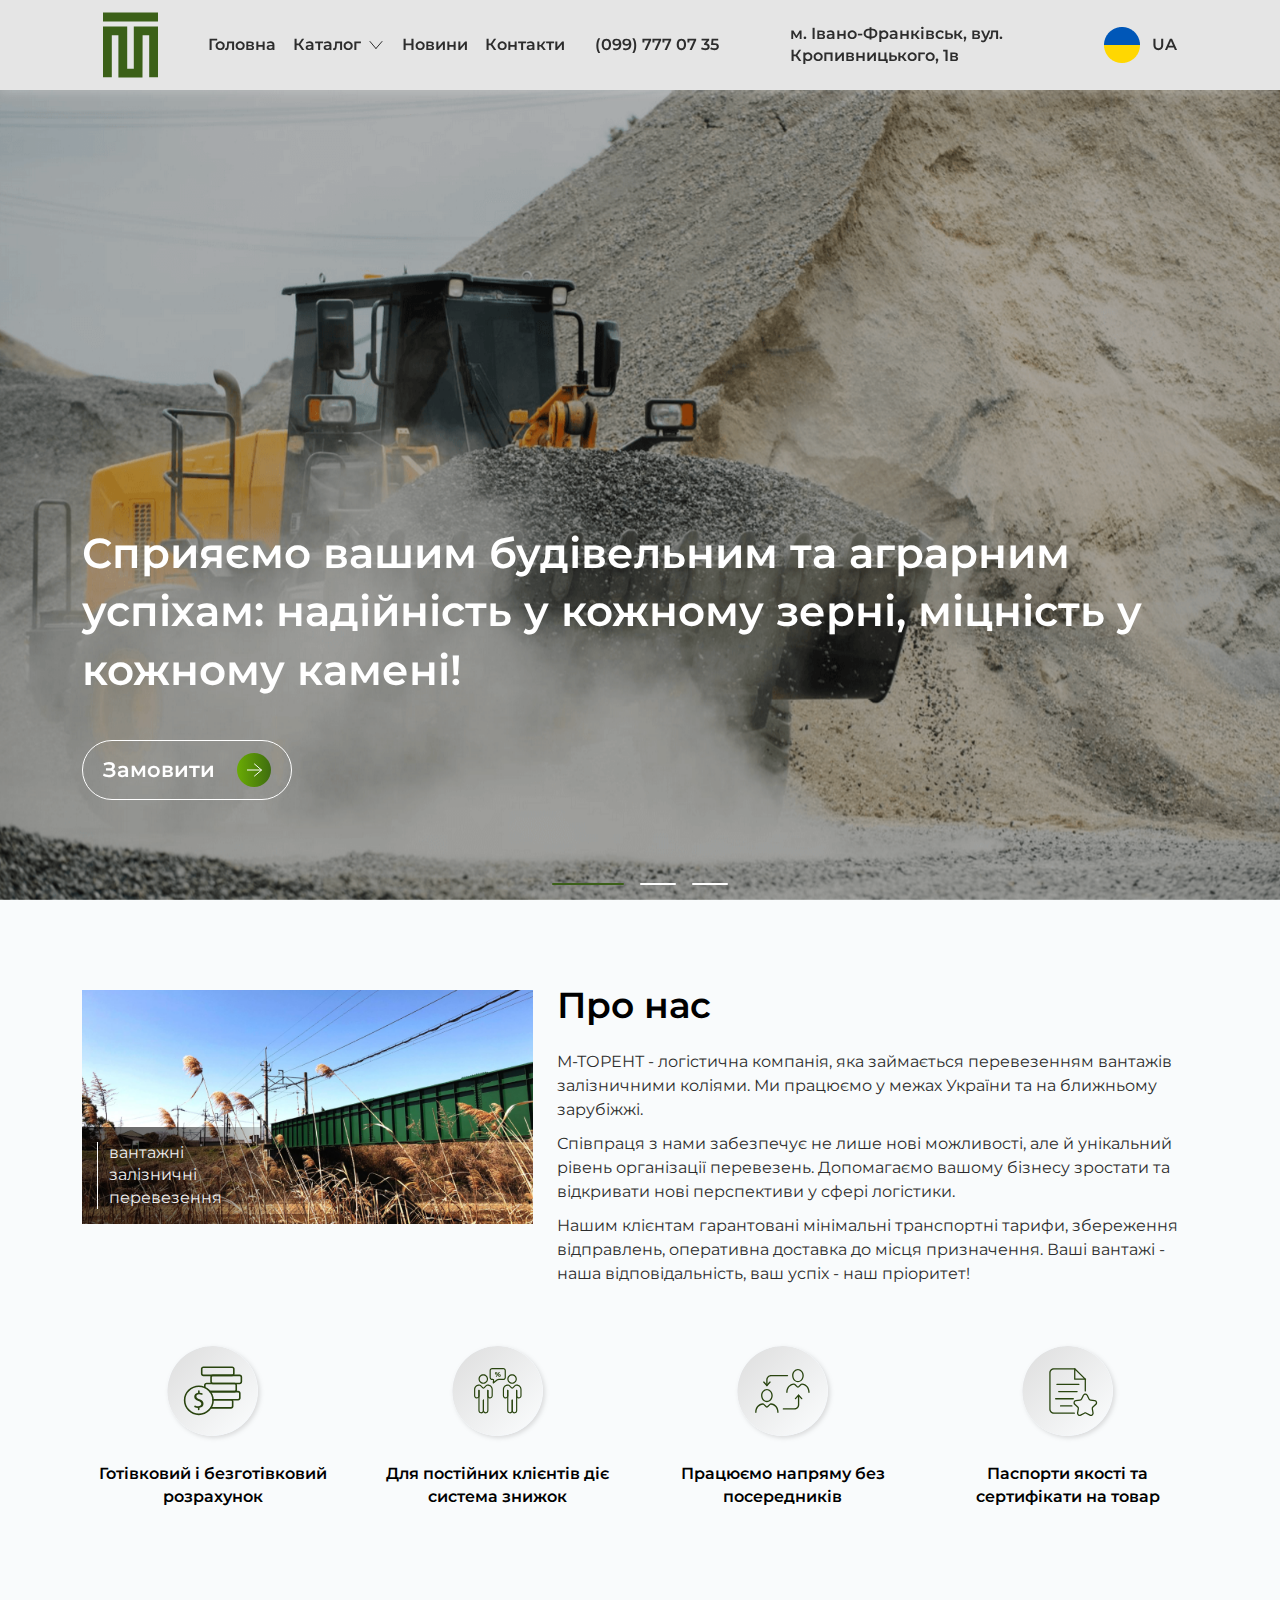
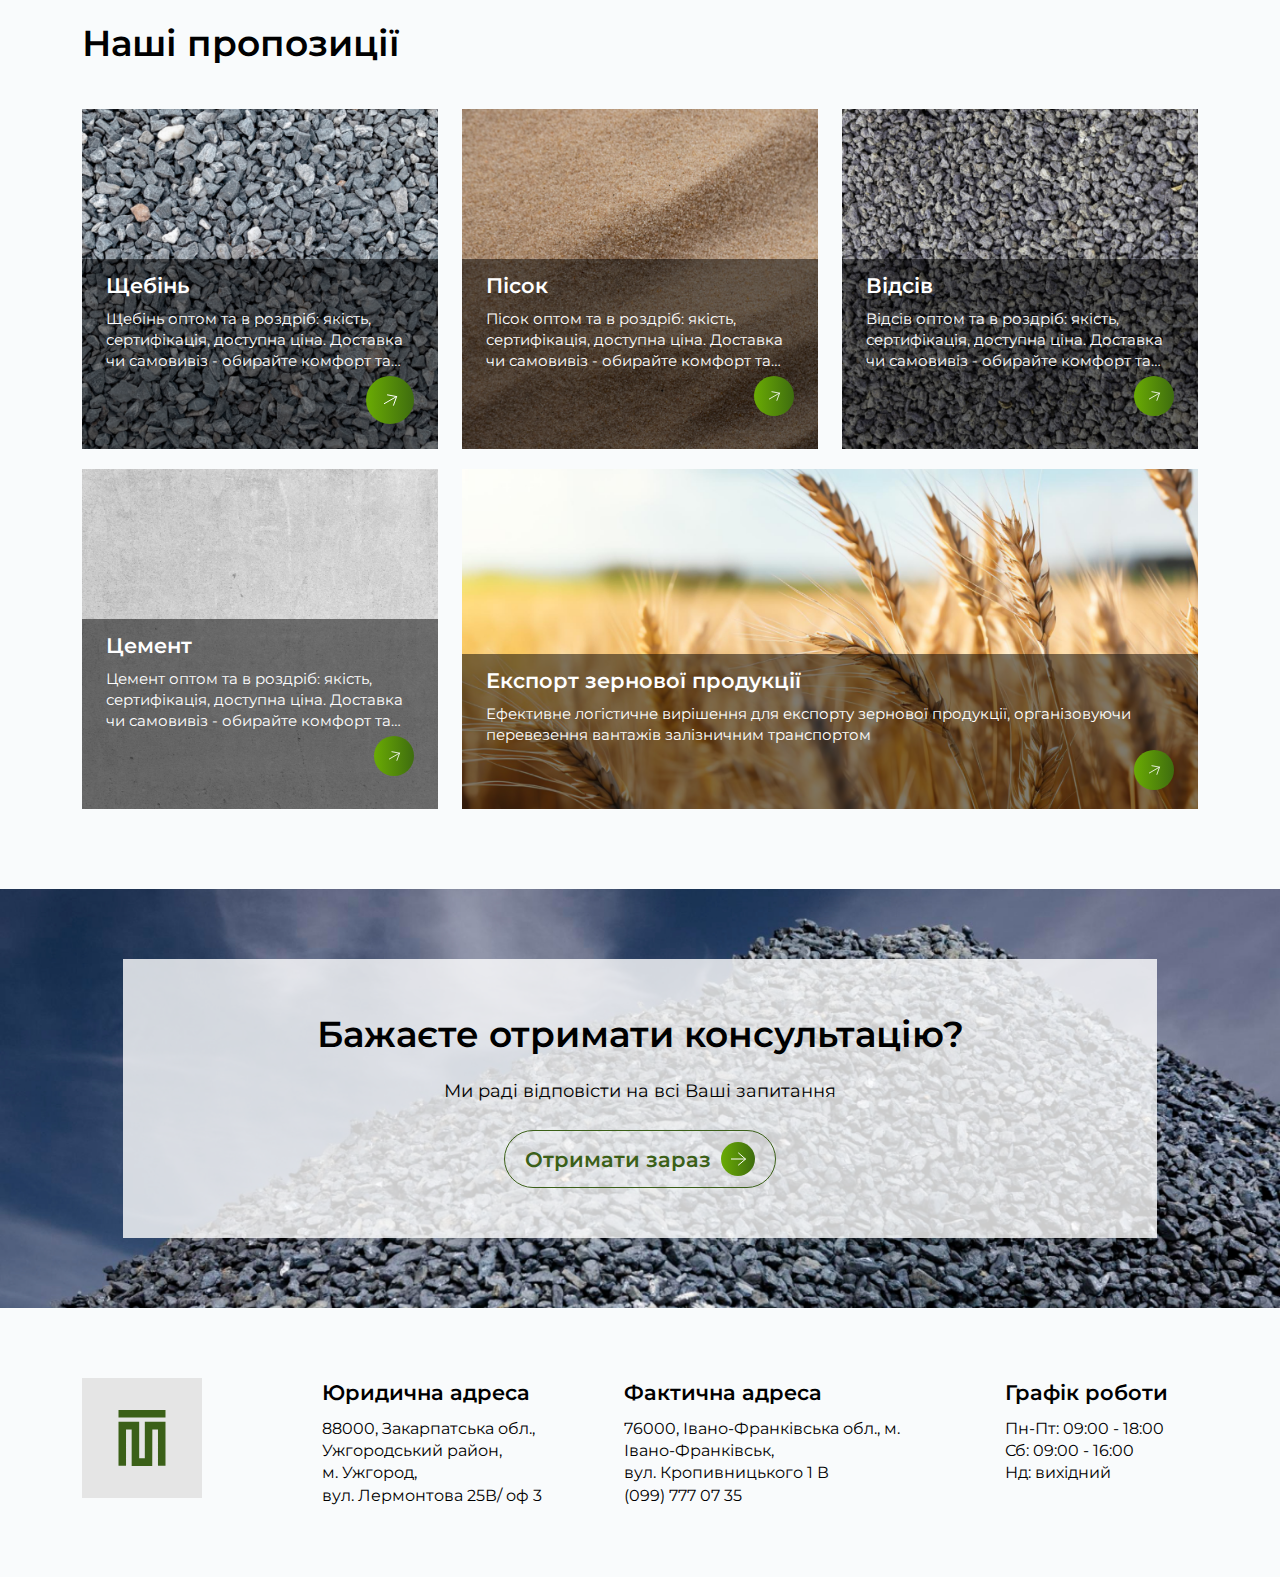
<file: index.html>
<!DOCTYPE html>
<html lang="en">

<head>
    <meta charset="UTF-8">
    <meta name="viewport" content="width=device-width, initial-scale=1.0">
    <title>M-Торент</title>
    <link rel="icon" type="image/x-icon" href="favico.png">
    <link rel="stylesheet" href="css/lib/bootstrap-grid.min.css">
    <link rel="stylesheet" href="https://cdn.jsdelivr.net/npm/swiper@11/swiper-bundle.min.css" />
    <link rel="stylesheet" href="css/style.css">
</head>

<body>
    <header class="header">
        <div class="container">
            <div class="header-wrapper">
                <div class="header__logo">
                    <a href="index.html"><img src="img/logo.svg" alt="logo"></a>
                </div>
                <nav class="header__nav">
                    <ul>
                        <li><a href="#">Головна</a></li>
                        <li class="submenu">
                            <a href="#">Каталог</a>
                            <ul class="sublist">
                                <li>
                                    <a href="#">
                                        Експорт зерна
                                        <img src="img/wheatgrass.svg" alt="img">
                                    </a>
                                </li>
                                <li><a href="#">Щебінь</a></li>
                                <li><a href="#">Відсів</a></li>
                                <li><a href="#">Пісок</a></li>
                                <li><a href="#">Цемент</a></li>
                            </ul>
                        </li>
                        <li><a href="news-article.html">Новини</a></li>
                        <li><a href="#">Контакти</a></li>
                    </ul>
                </nav>
                <div class="header__infosect">
                    <a class="headertel" href="tel:0997770735">(099) 777 07 35</a>
                    <p>м. Івано-Франківськ, вул. Кропивницького, 1в</p>
                    <div class="langbox">
                        <div class="activelang">
                            <div class="langbox__img">
                                <img src="img/ua.png" alt="UA">
                            </div>
                            <span class="langbox_lang">
                                UA
                            </span>
                        </div>
                        <div class="langbox__dropdown">
                            <ul>
                                <li>
                                    <a href="#">
                                        <div class="langbox__img">
                                            <img src="img/en.png" alt="EN">
                                        </div>
                                        <span class="langbox_lang">
                                            EN
                                        </span>
                                    </a>
                                </li>
                            </ul>
                        </div>
                    </div>
                </div>

                <button class="closemenu">
                    <img src="img/close.svg" alt="close">
                </button>
            </div>
            <div class="moblogo">
                <a href="#">
                    <img src="img/logo.svg" alt="logo">
                </a>
            </div>
            <button class="mobmenu">
                <img src="img/menu.svg" alt="menu">
            </button>
        </div>
        <div class="overlay"></div>
    </header>

    <main class="main">
        <section class="mainslider">
            <div class="mainslider__descr">
                <div class="container">
                    <h1>
                        Сприяємо вашим будівельним та аграрним успіхам: надійність у кожному зерні, міцність у кожному
                        камені!
                    </h1>
                    <a href="#">
                        <span>Замовити</span>
                        <img src="img/btn-arr.svg" alt="img">
                    </a>
                </div>
            </div>

            <div class="swiper mySwiper msl">
                <div class="swiper-wrapper">
                    <div class="swiper-slide">
                        <div class="slidewrapper">
                            <img src="img/slide1.png" alt="slide">
                        </div>
                    </div>
                    <div class="swiper-slide">
                        <div class="slidewrapper">
                            <img src="img/slide2.png" alt="slide">
                        </div>
                    </div>
                    <div class="swiper-slide">
                        <div class="slidewrapper">
                            <img src="img/slide3.png" alt="slide">
                        </div>
                    </div>

                </div>
                <div class="swiper-pagination"></div>
            </div>
        </section>

        <section class="aboutsect">
            <div class="container">
                <div class="row">
                    <div class="col-xl-5 col-lg-6">
                        <div class="wrapdescrimg">
                            <img src="img/img1.png" alt="img">
                            <div class="descrimg">
                                <p>
                                    вантажні залізничні перевезення
                                </p>
                            </div>
                        </div>
                    </div>
                    <div class="col-xl-7 col-lg-6">
                        <div class="aboutsect__description">
                            <h3>Про нас</h3>
                            <p>
                                М-ТОРЕНТ - логістична компанія, яка займається перевезенням вантажів залізничними
                                коліями.
                                Ми працюємо у межах України та на ближньому зарубіжжі.
                            </p>
                            <p>
                                Співпраця з нами забезпечує не лише нові можливості, але й унікальний рівень організації
                                перевезень. Допомагаємо вашому бізнесу зростати та відкривати нові перспективи у сфері
                                логістики.
                            </p>
                            <p>
                                Нашим клієнтам гарантовані мінімальні транспортні тарифи, збереження відправлень,
                                оперативна
                                доставка до місця призначення. Ваші вантажі - наша відповідальність, ваш успіх - наш
                                пріоритет!
                            </p>
                        </div>
                    </div>
                </div>
                <div class="abbenefits">
                    <div class="row">
                        <div class="col-lg-3 col-sm-6">
                            <div class="abbenefit">
                                <img src="img/about-ic1.svg" alt="icon">
                                <p>
                                    Готівковий і безготівковий розрахунок
                                </p>
                            </div>
                        </div>
                        <div class="col-lg-3 col-sm-6">
                            <div class="abbenefit">
                                <img src="img/about-ic2.svg" alt="icon">
                                <p>
                                    Для постійних клієнтів діє система знижок
                                </p>
                            </div>
                        </div>
                        <div class="col-lg-3 col-sm-6">
                            <div class="abbenefit">
                                <img src="img/about-ic3.svg" alt="icon">
                                <p>
                                    Працюємо напряму без посередників
                                </p>
                            </div>
                        </div>
                        <div class="col-lg-3 col-sm-6">
                            <div class="abbenefit">
                                <img src="img/about-ic4.svg" alt="icon">
                                <p>
                                    Паспорти якості та сертифікати на товар
                                </p>
                            </div>
                        </div>
                    </div>
                </div>
            </div>
        </section>

        <section class="ouroffers">
            <div class="container">
                <h3>Наші пропозиції</h3>
                <div class="row">
                    <div class="col-xl-4 col-lg-4 col-sm-6">
                        <a href="#" class="ouroffers__box">
                            <img src="img/offerpic1.png" alt="img">
                            <div class="ouroffers__boxdescr">
                                <p class="title">Щебінь</p>
                                <p>
                                    Щебінь оптом та в роздріб: якість, сертифікація, доступна ціна. Доставка чи
                                    самовивіз - обирайте комфорт та надійність
                                </p>
                                <div class="text-end">
                                    <p class="learmore">
                                        <span>Дізнатися більше</span>
                                        <img class="ouroffers__box-arr" src="img/offerarr.svg" alt="arrow">
                                    </p>
                                </div>
                            </div>
                        </a>
                    </div>
                    <div class="col-xl-4 col-lg-4 col-sm-6">
                        <a href="#" class="ouroffers__box">
                            <img src="img/offerpic2.png" alt="img">
                            <div class="ouroffers__boxdescr">
                                <p class="title">Пісок</p>
                                <p>
                                    Пісок оптом та в роздріб: якість, сертифікація, доступна ціна. Доставка чи самовивіз
                                    - обирайте комфорт та надійність
                                </p>
                                <div class="text-end">
                                    <img class="ouroffers__box-arr" src="img/offerarr.svg" alt="arrow">
                                </div>
                            </div>
                        </a>
                    </div>
                    <div class="col-xl-4 col-lg-4 col-sm-6">
                        <a href="#" class="ouroffers__box">
                            <img src="img/offerpic3.png" alt="img">
                            <div class="ouroffers__boxdescr">
                                <p class="title">Відсів</p>
                                <p>
                                    Відсів оптом та в роздріб: якість, сертифікація, доступна ціна. Доставка чи
                                    самовивіз - обирайте комфорт та надійність
                                </p>
                                <div class="text-end">
                                    <img class="ouroffers__box-arr" src="img/offerarr.svg" alt="arrow">
                                </div>
                            </div>
                        </a>
                    </div>
                    <div class="col-xl-4 col-lg-4 col-sm-6">
                        <a href="#" class="ouroffers__box">
                            <img src="img/offerpic4.png" alt="img">
                            <div class="ouroffers__boxdescr">
                                <p class="title">Цемент</p>
                                <p>
                                    Цемент оптом та в роздріб: якість, сертифікація, доступна ціна. Доставка чи
                                    самовивіз - обирайте комфорт та надійність
                                </p>
                                <div class="text-end">
                                    <img class="ouroffers__box-arr" src="img/offerarr.svg" alt="arrow">
                                </div>
                            </div>
                        </a>
                    </div>
                    <div class="col-xl-8 col-lg-8 col-sm-12">
                        <a href="#" class="ouroffers__box">
                            <img src="img/offerpic5.png" alt="img">
                            <div class="ouroffers__boxdescr">
                                <p class="title">Експорт зернової продукції</p>
                                <p>
                                    Ефективне логістичне вирішення для експорту зернової продукції, організовуючи
                                    перевезення вантажів залізничним транспортом
                                </p>
                                <div class="text-end">
                                    <img class="ouroffers__box-arr" src="img/offerarr.svg" alt="arrow">
                                </div>
                            </div>
                        </a>
                    </div>
                </div>
            </div>
        </section>

        <section class="consultation">
            <img src="img/consultation.png" alt="bg">
            <div class="container">
                <div class="consultation-wrapper">
                    <p class="title">Бажаєте отримати консультацію?</p>
                    <p>
                        Ми раді відповісти на всі Ваші запитання
                    </p>
                    <a href="#">
                        Отримати зараз
                        <img src="img/btn-arr.svg" alt="img">
                    </a>
                </div>
            </div>
        </section>


    </main>

    <footer class="footer">
        <div class="container">
            <div class="row">
                <div class="col-lg-2">
                    <a href="#" class="footerlogo">
                        <img src="img/footer-logo.svg" alt="img">
                    </a>
                </div>
                <div class="col-lg-10">
                    <div class="footerlists">
                        <div class="footerlist">
                            <p class="title">Юридична адреса</p>
                            <p>
                                88000, Закарпатська обл.,<br> Ужгородський район,<br>
                                м. Ужгород,<br>
                                вул. Лермонтова 25В/ оф 3
                            </p>
                        </div>
                        <div class="footerlist">
                            <p class="title">Фактична адреса</p>
                            <p>
                                76000, Івано-Франківська обл., м. Івано-Франківськ,<br>
                                вул. Кропивницького 1 В<br>
                                (099) 777 07 35
                            </p>
                        </div>
                        <div class="footerlist">
                            <p class="title">Графік роботи</p>
                            <p>
                                Пн-Пт: 09:00 - 18:00<br>
                                Сб: 09:00 - 16:00<br>
                                Нд: вихідний
                            </p>
                        </div>
                    </div>
                </div>
            </div>
        </div>
    </footer>




    <script src="js/jquery.js"></script>
    <script src="https://cdn.jsdelivr.net/npm/swiper@11/swiper-bundle.min.js"></script>
    <script src="js/common.js"></script>
</body>

</html>
</file>
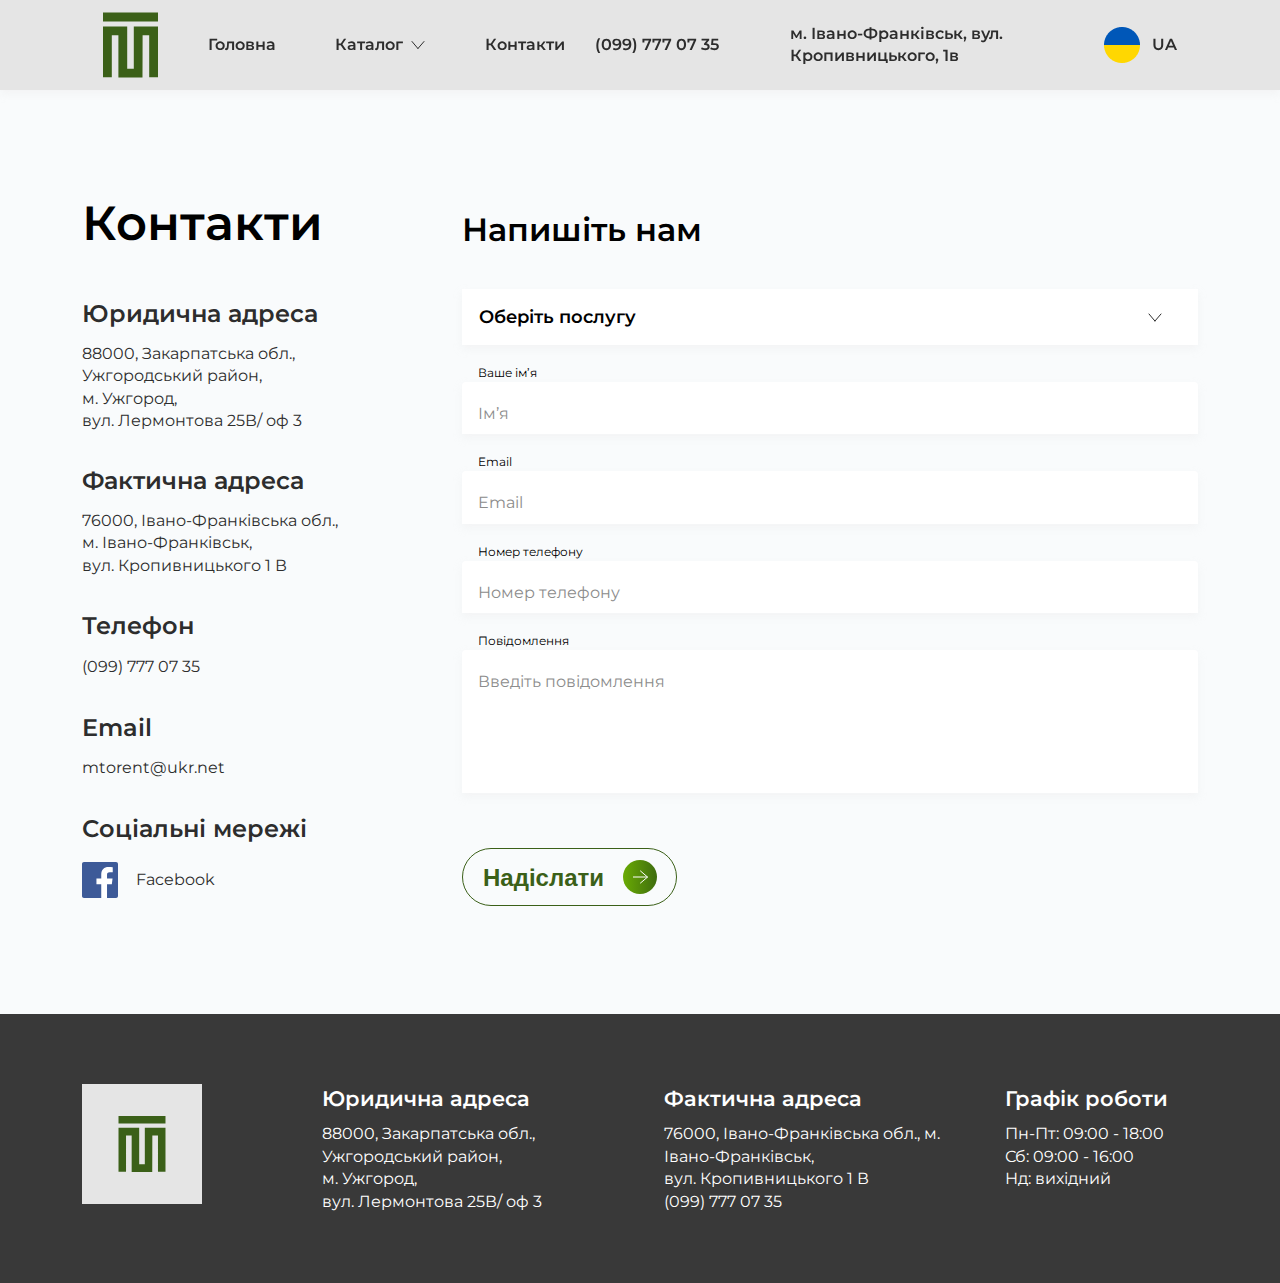
<file: contacts.html>
<!DOCTYPE html>
<html lang="en">

<head>
    <meta charset="UTF-8">
    <meta name="viewport" content="width=device-width, initial-scale=1.0">
    <title>M-Торент</title>
    <link rel="stylesheet" href="css/lib/bootstrap-grid.min.css">
    <link rel="stylesheet" href="css/lib/select2.css">
    <link rel="stylesheet" href="https://cdn.jsdelivr.net/npm/swiper@11/swiper-bundle.min.css" />
    <link rel="stylesheet" href="css/style.css">
</head>

<body>
    <header class="header">
        <div class="container">
            <div class="header-wrapper">
                <div class="header__logo">
                    <a href="index.html"><img src="img/logo.svg" alt="logo"></a>
                </div>
                <nav class="header__nav">
                    <ul>
                        <li><a href="#">Головна</a></li>
                        <li class="submenu">
                            <a href="#">Каталог</a>
                            <ul class="sublist">
                                <li>
                                    <a href="#">
                                        Експорт зерна
                                        <img src="img/wheatgrass.svg" alt="img">
                                    </a>
                                </li>
                                <li><a href="#">Щебінь</a></li>
                                <li><a href="#">Відсів</a></li>
                                <li><a href="#">Пісок</a></li>
                                <li><a href="#">Цемент</a></li>
                            </ul>
                        </li>
                        <li><a href="#">Контакти</a></li>
                    </ul>
                </nav>
                <div class="header__infosect">
                    <a class="headertel" href="tel:0997770735">(099) 777 07 35</a>
                    <p>м. Івано-Франківськ, вул. Кропивницького, 1в</p>
                    <div class="langbox">
                        <div class="activelang">
                            <div class="langbox__img">
                                <img src="img/ua.png" alt="UA">
                            </div>
                            <span class="langbox_lang">
                                UA
                            </span>
                        </div>
                        <div class="langbox__dropdown">
                            <ul>
                                <li>
                                    <a href="#">
                                        <div class="langbox__img">
                                            <img src="img/en.png" alt="EN">
                                        </div>
                                        <span class="langbox_lang">
                                            EN
                                        </span>
                                    </a>
                                </li>
                            </ul>
                        </div>
                    </div>
                </div>

                <button class="closemenu">
                    <img src="img/close.svg" alt="close">
                </button>
            </div>
            <div class="moblogo">
                <a href="#">
                    <img src="img/logo.svg" alt="logo">
                </a>
            </div>
            <button class="mobmenu">
                <img src="img/menu.svg" alt="menu">
            </button>
        </div>
        <div class="overlay"></div>
    </header>

    <main class="main">
        <section class="contactspage">
            <div class="container">
                <div class="row">
                    <div class="col-lg-4">
                        <div class="contactspage__info">
                            <h1>
                                Контакти
                            </h1>
                            <div class="contactspage__infosect">
                                <h3>
                                    Юридична адреса
                                </h3>
                                <p>
                                    88000, Закарпатська обл.,<br>
                                    Ужгородський район,<br>
                                    м. Ужгород,<br>
                                    вул. Лермонтова 25В/ оф 3
                                </p>
                            </div>
                            <div class="contactspage__infosect">
                                <h3>
                                    Фактична адреса
                                </h3>
                                <p>
                                    76000, Івано-Франківська обл.,<br>
                                    м. Івано-Франківськ,<br>
                                    вул. Кропивницького 1 В
                                </p>
                            </div>
                            <div class="contactspage__infosect">
                                <h3>
                                    Телефон
                                </h3>
                                <a href="tel:(099) 777 07 35">
                                    (099) 777 07 35
                                </a>
                            </div>
                            <div class="contactspage__infosect">
                                <h3>
                                    Email
                                </h3>
                                <a href="mailto:mtorent@ukr.net">
                                    mtorent@ukr.net
                                </a>
                            </div>
                            <div class="contactspage__infosect">
                                <h3>
                                    Соціальні мережі
                                </h3>
                                <ul class="socials">
                                    <li>
                                        <a href="#">
                                            <img src="img/facebook.svg" alt="icon">
                                            Facebook
                                        </a>
                                    </li>
                                </ul>
                            </div>
                        </div>
                    </div>
                    <div class="col-lg-8">
                        <div class="contactspage__form">
                            <h2>
                                Напишіть нам
                            </h2>
                            <form>
                                <div class="formwrapper">
                                    <div class="inputfield">
                                        <select class="styledselect">
                                            <option value="">Оберіть послугу</option>
                                            <option value="послуга 1">Щебінь</option>
                                            <option value="послуга 2">Відсів</option>
                                            <option value="послуга 3">Пісок</option>
                                            <option value="послуга 3">Цемент</option>
                                            <option value="послуга 3">Експорт зерна</option>
                                        </select>
                                    </div>
                                    <div class="inputfield">
                                        <span>
                                            Ваше ім’я
                                        </span>
                                        <input type="text" placeholder="Ім’я">
                                    </div>
                                    <div class="inputfield">
                                        <span>
                                            Email
                                        </span>
                                        <input type="text" placeholder="Email">
                                    </div>
                                    <div class="inputfield">
                                        <span>
                                            Номер телефону
                                        </span>
                                        <input type="text" placeholder="Номер телефону">
                                    </div>
                                    <div class="inputfield">
                                        <span>
                                            Повідомлення
                                        </span>
                                        <textarea placeholder="Введіть повідомлення"></textarea>
                                    </div>
                                </div>
                                <label class="formbtn">
                                    <input type="submit" value="Надіслати">
                                    <img src="img/btn-arr.svg" alt="img">
                                </label>
                            </form>
                        </div>
                    </div>
                </div>
            </div>
        </section>
    </main>

    <footer class="footer grey">
        <div class="container">
            <div class="row">
                <div class="col-lg-2">
                    <a href="#" class="footerlogo">
                        <img src="img/footer-logo.svg" alt="img">
                    </a>
                </div>
                <div class="col-lg-10">
                    <div class="footerlists">
                        <div class="footerlist">
                            <p class="title">Юридична адреса</p>
                            <p>
                                88000, Закарпатська обл., Ужгородський район,<br>
                                м. Ужгород,<br>
                                вул. Лермонтова 25В/ оф 3
                            </p>
                        </div>
                        <div class="footerlist">
                            <p class="title">Фактична адреса</p>
                            <p>
                                76000, Івано-Франківська обл., м. Івано-Франківськ,<br>
                                вул. Кропивницького 1 В<br>
                                (099) 777 07 35
                            </p>
                        </div>
                        <div class="footerlist">
                            <p class="title">Графік роботи</p>
                            <p>
                                Пн-Пт: 09:00 - 18:00<br>
                                Сб: 09:00 - 16:00<br>
                                Нд: вихідний
                            </p>
                        </div>
                    </div>
                </div>
            </div>
        </div>
    </footer>




    <script src="js/jquery.js"></script>
    <script src="js/select2.js"></script>
    <script src="https://cdn.jsdelivr.net/npm/swiper@11/swiper-bundle.min.js"></script>
    <script src="js/common.js"></script>
</body>

</html>
</file>
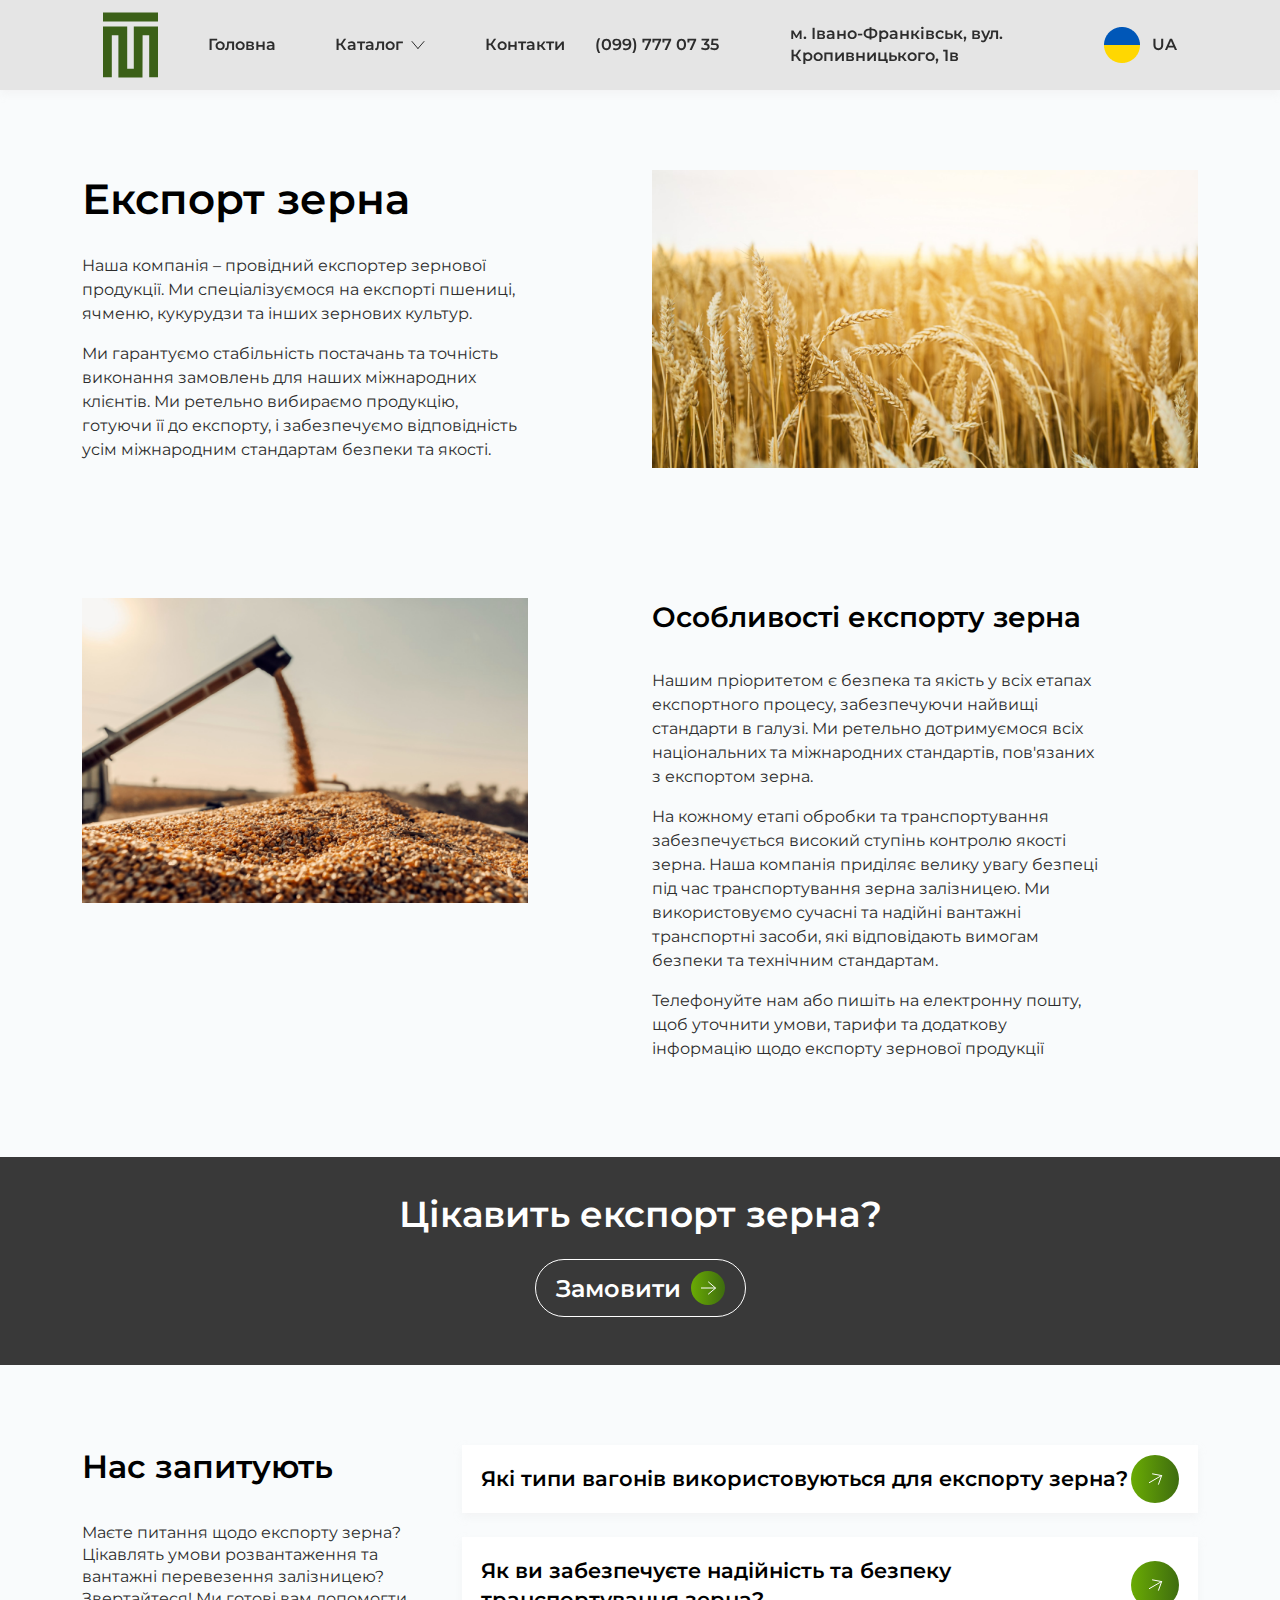
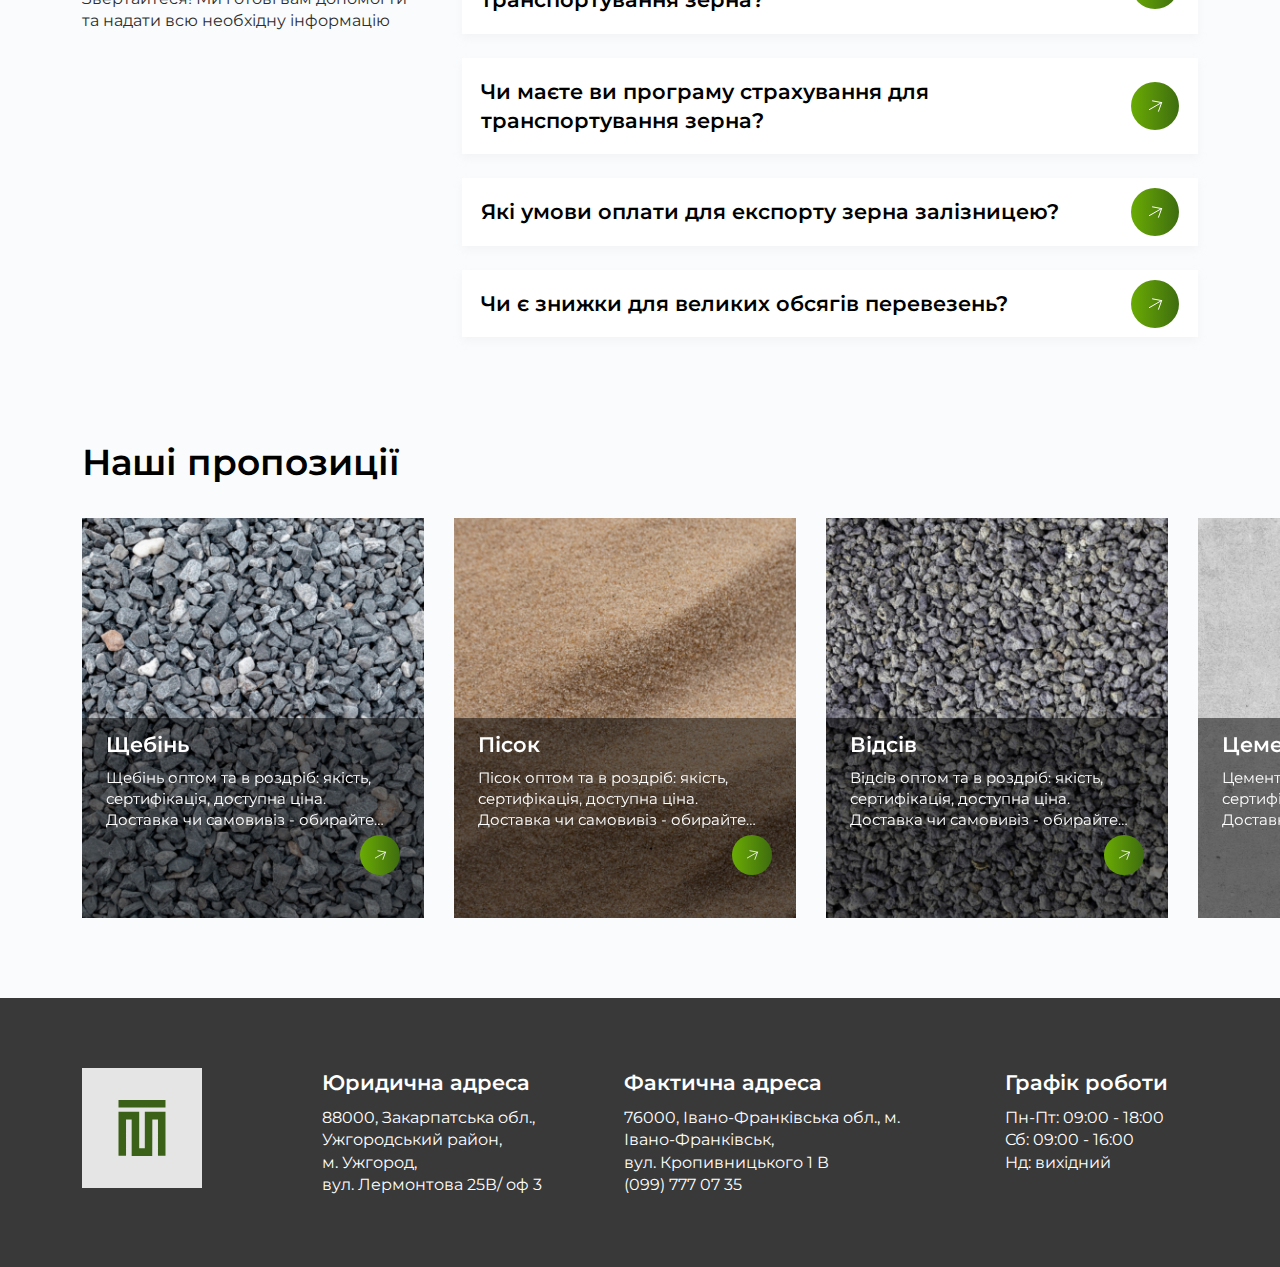
<file: product-page1.html>
<!DOCTYPE html>
<html lang="en">

<head>
    <meta charset="UTF-8">
    <meta name="viewport" content="width=device-width, initial-scale=1.0">
    <title>Експорт зерна</title>
    <link rel="icon" type="image/x-icon" href="favico.png">
    <link rel="stylesheet" href="css/lib/bootstrap-grid.min.css">
    <link rel="stylesheet" href="https://cdn.jsdelivr.net/npm/swiper@11/swiper-bundle.min.css" />
    <link rel="stylesheet" href="css/style.css">
</head>

<body>
    <header class="header">
        <div class="container">
            <div class="header-wrapper">
                <div class="header__logo">
                    <a href="index.html"><img src="img/logo.svg" alt="logo"></a>
                </div>
                <nav class="header__nav">
                    <ul>
                        <li><a href="#">Головна</a></li>
                        <li class="submenu">
                            <a href="#">Каталог</a>
                            <ul class="sublist">
                                <li>
                                    <a href="#">
                                        Експорт зерна
                                        <img src="img/wheatgrass.svg" alt="img">
                                    </a>
                                </li>
                                <li><a href="#">Щебінь</a></li>
                                <li><a href="#">Відсів</a></li>
                                <li><a href="#">Пісок</a></li>
                                <li><a href="#">Цемент</a></li>
                            </ul>
                        </li>
                        <li><a href="#">Контакти</a></li>
                    </ul>
                </nav>
                <div class="header__infosect">
                    <a class="headertel" href="tel:0997770735">(099) 777 07 35</a>
                    <p>м. Івано-Франківськ, вул. Кропивницького, 1в</p>
                    <div class="langbox">
                        <div class="activelang">
                            <div class="langbox__img">
                                <img src="img/ua.png" alt="UA">
                            </div>
                            <span class="langbox_lang">
                                UA
                            </span>
                        </div>
                        <div class="langbox__dropdown">
                            <ul>
                                <li>
                                    <a href="#">
                                        <div class="langbox__img">
                                            <img src="img/en.png" alt="EN">
                                        </div>
                                        <span class="langbox_lang">
                                            EN
                                        </span>
                                    </a>
                                </li>
                            </ul>
                        </div>
                    </div>
                </div>

                <button class="closemenu">
                    <img src="img/close.svg" alt="close">
                </button>
            </div>
            <div class="moblogo">
                <a href="#">
                    <img src="img/logo.svg" alt="logo">
                </a>
            </div>
            <button class="mobmenu">
                <img src="img/menu.svg" alt="menu">
            </button>
        </div>
        <div class="overlay"></div>
    </header>

    <main class="main">
        <section class="productsection">
            <div class="container">
                <div class="row">
                    <div class="col-lg-6">
                        <div class="descrwrap">
                            <h1>Експорт зерна</h1>
                            <p>
                                Наша компанія – провідний експортер зернової продукції. Ми спеціалізуємося на
                                експорті пшениці, ячменю, кукурудзи та інших зернових культур. 
                            </p>
                            <p>
                                Ми гарантуємо стабільність постачань та точність виконання замовлень для наших
                                міжнародних клієнтів. Ми ретельно вибираємо продукцію, готуючи її до експорту, і
                                забезпечуємо відповідність усім міжнародним стандартам безпеки та якості.
                            </p>
                        </div>
                    </div>
                    <div class="col-lg-6">
                        <div class="imgwrap">
                            <img src="img/prodimg1.png" alt="img">
                        </div>
                    </div>
                </div>
                <div class="row">
                    <div class="col-lg-6">
                        <div class="descrwrap">
                            <h2>Особливості експорту зерна</h2>
                            <p>
                                Нашим пріоритетом є безпека та якість у всіх етапах експортного процесу,
                                забезпечуючи найвищі стандарти в галузі. Ми ретельно дотримуємося всіх національних
                                та міжнародних стандартів, пов'язаних з експортом зерна.
                            </p>
                            <p>
                                На кожному етапі обробки та транспортування забезпечується високий ступінь контролю
                                якості зерна. Наша компанія приділяє велику увагу безпеці під час транспортування
                                зерна залізницею. Ми використовуємо сучасні та надійні вантажні транспортні засоби,
                                які відповідають вимогам безпеки та технічним стандартам.
                            </p>
                            <p>
                                Телефонуйте нам або пишіть на електронну пошту, щоб уточнити умови, тарифи та
                                додаткову інформацію щодо експорту зернової продукції
                            </p>
                        </div>
                    </div>
                    <div class="col-lg-6">
                        <div class="imgwrap">
                            <img src="img/prodimg2.png" alt="img">
                        </div>
                    </div>
                </div>
            </div>
        </section>

        <section class="interestedsect">
            <div class="container">
                <h3>Цікавить експорт зерна?</h3>
                <a href="#">
                    Замовити
                    <img src="img/btn-arr.svg" alt="img">
                </a>
            </div>
        </section>

        <section class="faq">
            <div class="container">
                <div class="row">
                    <div class="col-xl-4">
                        <div class="faq__leftbox">
                            <p class="title">Нас запитують</p>
                            <div class="decsr">
                                <p>
                                    Маєте питання щодо експорту зерна? Цікавлять умови розвантаження та вантажні
                                    перевезення залізницею? Звертайтеся! Ми готові вам допомогти та надати всю необхідну
                                    інформацію
                                </p>
                            </div>
                        </div>
                    </div>
                    <div class="col-xl-8">
                        <div class="faqsect">
                            <div class="faqrow">
                                <div class="faqrow_title">
                                    <p>Які типи вагонів використовуються для експорту зерна?</p>
                                </div>
                                <div class="faqrow_descr">
                                    <p>
                                        Для експорту зерна зазвичай використовуються спеціальні вагони, такі як
                                        зерновози або хопер-вагони, оснащені системами для ефективного та безпечного
                                        транспорту зернових культур на залізничних магістралях.
                                    </p>
                                </div>
                            </div>
                            <div class="faqrow">
                                <div class="faqrow_title">
                                    <p>Як ви забезпечуєте надійність та безпеку транспортування зерна?</p>
                                </div>
                                <div class="faqrow_descr">
                                    <p>
                                        Ми гарантуємо надійність та безпеку транспортування зернових культур,
                                        використовуючи спеціалізовані вантажівки та вагони, які відповідають всім
                                        стандартам безпеки, і впроваджуємо відповідні заходи для запобігання пошкодженню
                                        чи втраті вантажу під час перевезення.
                                    </p>
                                </div>
                            </div>
                            <div class="faqrow">
                                <div class="faqrow_title">
                                    <p>Чи маєте ви програму страхування для транспортування зерна?</p>
                                </div>
                                <div class="faqrow_descr">
                                    <p>
                                        Так, ми надаємо комплексну програму страхування для перевезення зерна, що
                                        охоплює ризики втрати, пошкодження чи затримки вантажу під час транспортування.
                                    </p>
                                </div>
                            </div>
                            <div class="faqrow">
                                <div class="faqrow_title">
                                    <p>Які умови оплати для експорту зерна залізницею?</p>
                                </div>
                                <div class="faqrow_descr">
                                    <p>
                                        Lorem ipsum, dolor sit amet consectetur adipisicing elit. Repellat nihil nisi
                                        aliquam iste quae. Beatae necessitatibus quaerat reiciendis et nobis pariatur,
                                        tenetur, quisquam fugit ipsam iste consequuntur hic ipsa delectus.
                                    </p>
                                </div>
                            </div>
                            <div class="faqrow">
                                <div class="faqrow_title">
                                    <p>Чи є знижки для великих обсягів перевезень?</p>
                                </div>
                                <div class="faqrow_descr">
                                    <p>
                                        Lorem ipsum, dolor sit amet consectetur adipisicing elit. Repellat nihil nisi
                                        aliquam iste quae. Beatae necessitatibus quaerat reiciendis et nobis pariatur,
                                        tenetur, quisquam fugit ipsam iste consequuntur hic ipsa delectus.
                                    </p>
                                </div>
                            </div>
                        </div>
                    </div>
                </div>
            </div>
        </section>

        <section class="suggestions">
            <div class="container">
                <h3>Наші пропозиції</h3>
            </div>
            <div class="suggestions-slwrap">
                <div class="swiper productslider">
                    <div class="swiper-wrapper">
                        <div class="swiper-slide">
                            <a href="#" class="ouroffers__box">
                                <img src="img/offerpic1.png" alt="img">
                                <div class="ouroffers__boxdescr">
                                    <p class="title">Щебінь</p>
                                    <p>
                                        Щебінь оптом та в роздріб: якість, сертифікація, доступна ціна. Доставка чи
                                        самовивіз - обирайте комфорт та надійність
                                    </p>
                                    <div class="text-end">
                                        <img class="ouroffers__box-arr" src="img/offerarr.svg" alt="arrow">
                                    </div>
                                </div>
                            </a>
                        </div>
                        <div class="swiper-slide">
                            <a href="#" class="ouroffers__box">
                                <img src="img/offerpic2.png" alt="img">
                                <div class="ouroffers__boxdescr">
                                    <p class="title">Пісок</p>
                                    <p>
                                        Пісок оптом та в роздріб: якість, сертифікація, доступна ціна. Доставка чи
                                        самовивіз
                                        - обирайте комфорт та надійність
                                    </p>
                                    <div class="text-end">
                                        <img class="ouroffers__box-arr" src="img/offerarr.svg" alt="arrow">
                                    </div>
                                </div>
                            </a>
                        </div>
                        <div class="swiper-slide">
                            <a href="#" class="ouroffers__box">
                                <img src="img/offerpic3.png" alt="img">
                                <div class="ouroffers__boxdescr">
                                    <p class="title">Відсів</p>
                                    <p>
                                        Відсів оптом та в роздріб: якість, сертифікація, доступна ціна. Доставка чи
                                        самовивіз - обирайте комфорт та надійність
                                    </p>
                                    <div class="text-end">
                                        <img class="ouroffers__box-arr" src="img/offerarr.svg" alt="arrow">
                                    </div>
                                </div>
                            </a>
                        </div>
                        <div class="swiper-slide">
                            <a href="#" class="ouroffers__box">
                                <img src="img/offerpic4.png" alt="img">
                                <div class="ouroffers__boxdescr">
                                    <p class="title">Цемент</p>
                                    <p>
                                        Цемент оптом та в роздріб: якість, сертифікація, доступна ціна. Доставка чи
                                        самовивіз - обирайте комфорт та надійність
                                    </p>
                                    <div class="text-end">
                                        <img class="ouroffers__box-arr" src="img/offerarr.svg" alt="arrow">
                                    </div>
                                </div>
                            </a>
                        </div>
                        <div class="swiper-slide">
                            <a href="#" class="ouroffers__box">
                                <img src="img/offerpic5.png" alt="img">
                                <div class="ouroffers__boxdescr">
                                    <p class="title">Експорт зернової продукції</p>
                                    <p>
                                        Ефективне логістичне вирішення для експорту зернової продукції, організовуючи
                                        перевезення вантажів залізничним транспортом
                                    </p>
                                    <div class="text-end">
                                        <img class="ouroffers__box-arr" src="img/offerarr.svg" alt="arrow">
                                    </div>
                                </div>
                            </a>
                        </div>
                    </div>
                </div>
            </div>
        </section>





    </main>

    <footer class="footer grey">
        <div class="container">
            <div class="row">
                <div class="col-lg-2">
                    <a href="#" class="footerlogo">
                        <img src="img/footer-logo.svg" alt="img">
                    </a>
                </div>
                <div class="col-lg-10">
                    <div class="footerlists">
                        <div class="footerlist">
                            <p class="title">Юридична адреса</p>
                            <p>
                                88000, Закарпатська обл.,<br> Ужгородський район,<br>
                                м. Ужгород,<br>
                                вул. Лермонтова 25В/ оф 3
                            </p>
                        </div>
                        <div class="footerlist">
                            <p class="title">Фактична адреса</p>
                            <p>
                                76000, Івано-Франківська обл., м. Івано-Франківськ,<br>
                                вул. Кропивницького 1 В<br>
                                (099) 777 07 35
                            </p>
                        </div>
                        <div class="footerlist">
                            <p class="title">Графік роботи</p>
                            <p>
                                Пн-Пт: 09:00 - 18:00<br>
                                Сб: 09:00 - 16:00<br>
                                Нд: вихідний
                            </p>
                        </div>
                    </div>
                </div>
            </div>
        </div>
    </footer>


    <script src="js/jquery.js"></script>
    <script src="https://cdn.jsdelivr.net/npm/swiper@11/swiper-bundle.min.js"></script>
    <script src="js/common.js"></script>
</body>

</html>
</file>
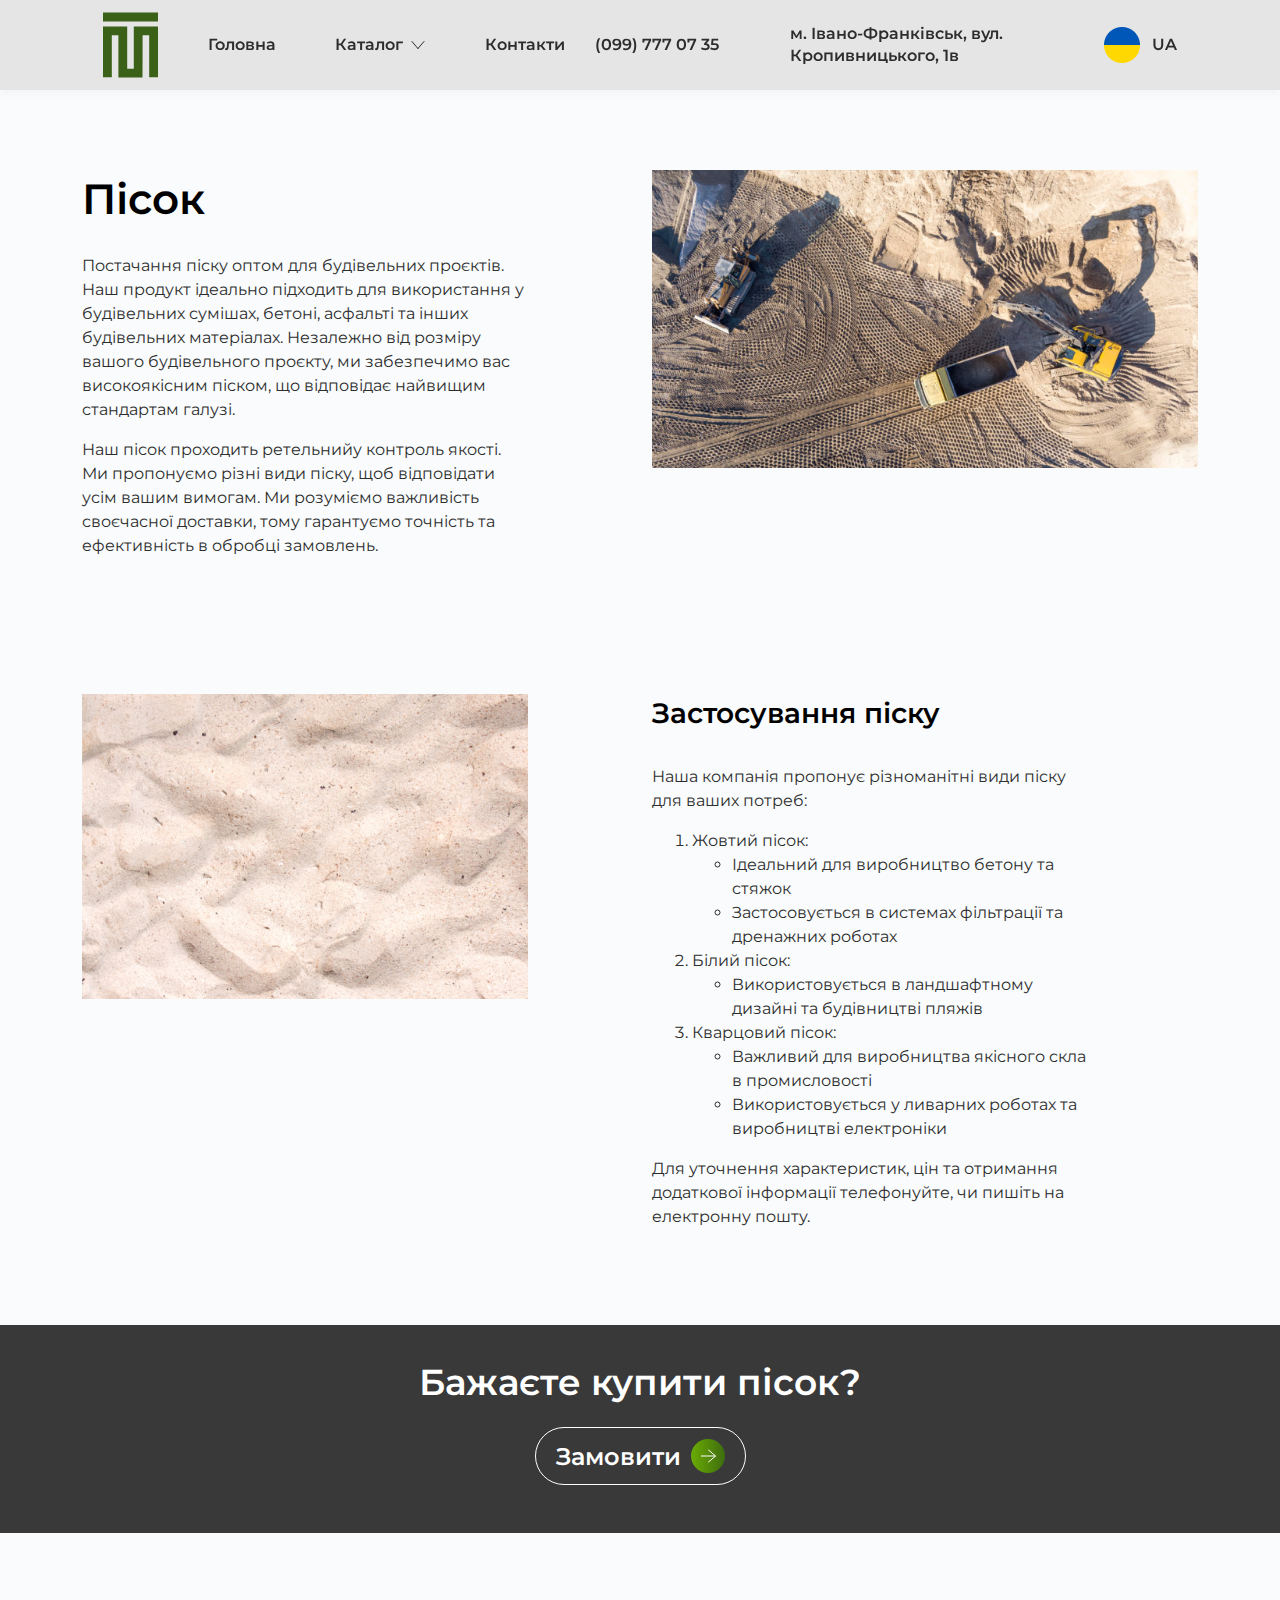
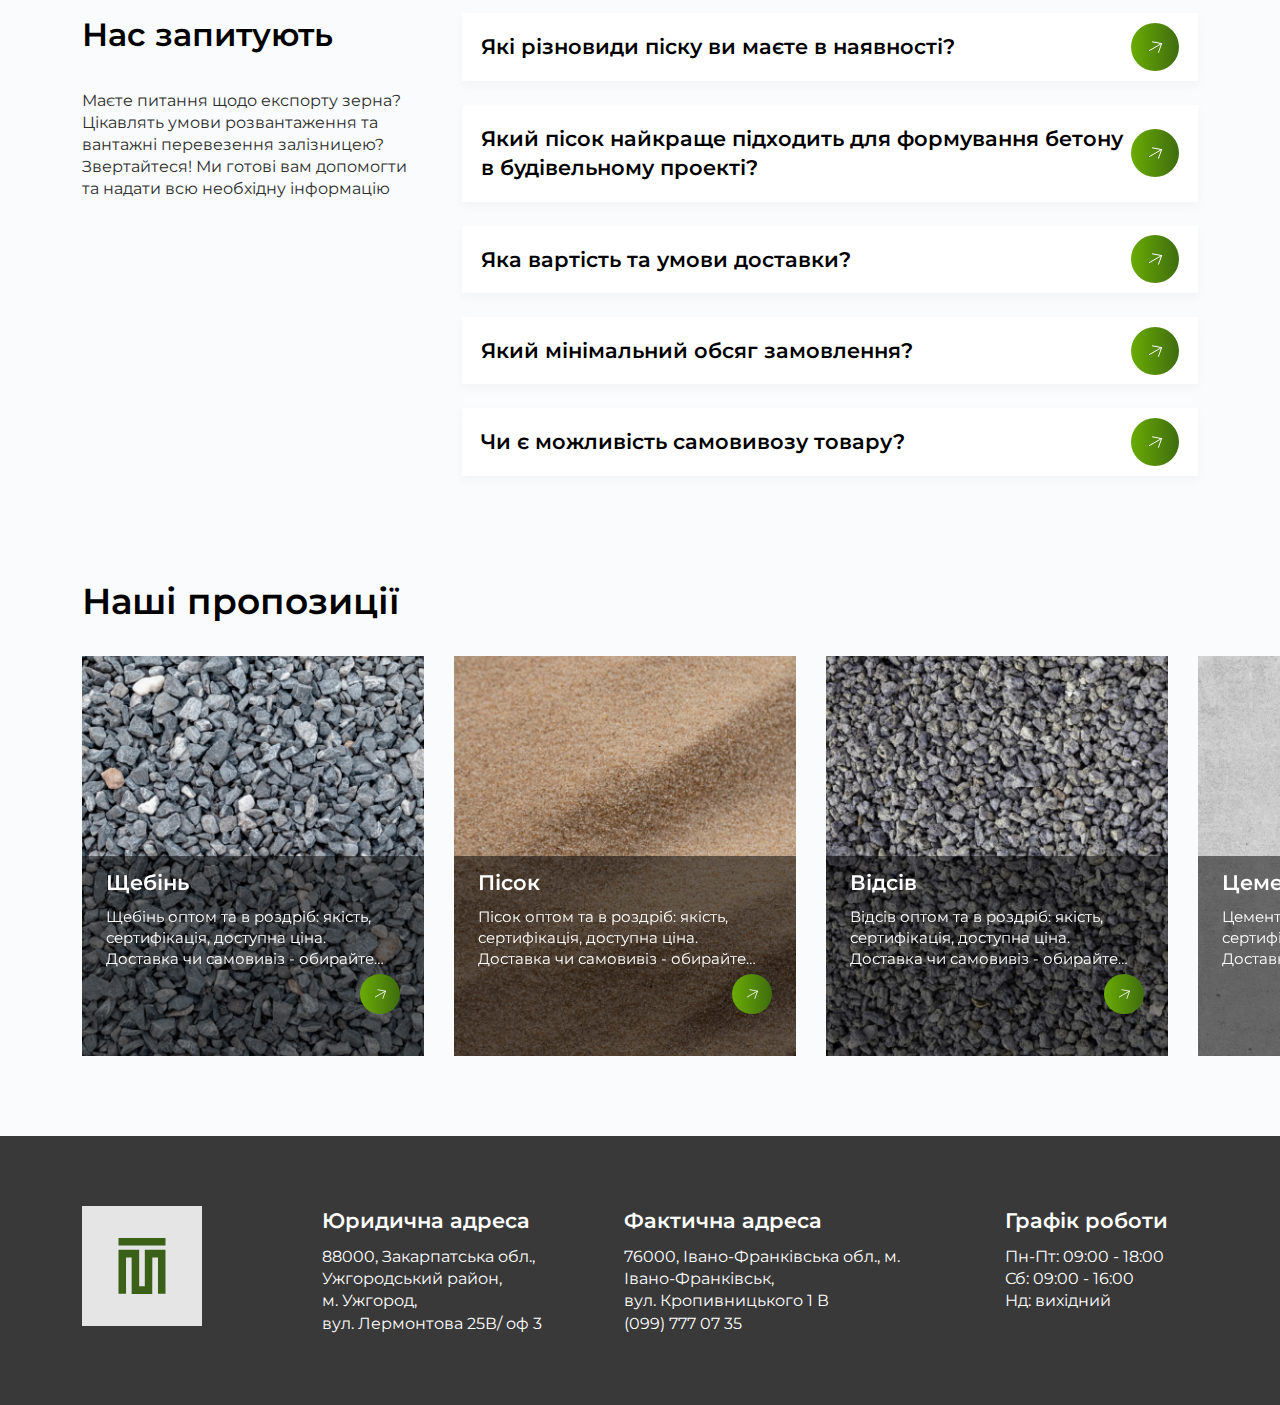
<file: product-page2.html>
<!DOCTYPE html>
<html lang="en">

<head>
    <meta charset="UTF-8">
    <meta name="viewport" content="width=device-width, initial-scale=1.0">
    <title>Пісок</title>
    <link rel="icon" type="image/x-icon" href="favico.png">
    <link rel="stylesheet" href="css/lib/bootstrap-grid.min.css">
    <link rel="stylesheet" href="https://cdn.jsdelivr.net/npm/swiper@11/swiper-bundle.min.css" />
    <link rel="stylesheet" href="css/style.css">
</head>

<body>
    <header class="header">
        <div class="container">
            <div class="header-wrapper">
                <div class="header__logo">
                    <a href="index.html"><img src="img/logo.svg" alt="logo"></a>
                </div>
                <nav class="header__nav">
                    <ul>
                        <li><a href="#">Головна</a></li>
                        <li class="submenu">
                            <a href="#">Каталог</a>
                            <ul class="sublist">
                                <li>
                                    <a href="#">
                                        Експорт зерна
                                        <img src="img/wheatgrass.svg" alt="img">
                                    </a>
                                </li>
                                <li><a href="#">Щебінь</a></li>
                                <li><a href="#">Відсів</a></li>
                                <li><a href="#">Пісок</a></li>
                                <li><a href="#">Цемент</a></li>
                            </ul>
                        </li>
                        <li><a href="#">Контакти</a></li>
                    </ul>
                </nav>
                <div class="header__infosect">
                    <a class="headertel" href="tel:0997770735">(099) 777 07 35</a>
                    <p>м. Івано-Франківськ, вул. Кропивницького, 1в</p>
                    <div class="langbox">
                        <div class="activelang">
                            <div class="langbox__img">
                                <img src="img/ua.png" alt="UA">
                            </div>
                            <span class="langbox_lang">
                                UA
                            </span>
                        </div>
                        <div class="langbox__dropdown">
                            <ul>
                                <li>
                                    <a href="#">
                                        <div class="langbox__img">
                                            <img src="img/en.png" alt="EN">
                                        </div>
                                        <span class="langbox_lang">
                                            EN
                                        </span>
                                    </a>
                                </li>
                            </ul>
                        </div>
                    </div>
                </div>

                <button class="closemenu">
                    <img src="img/close.svg" alt="close">
                </button>
            </div>
            <div class="moblogo">
                <a href="#">
                    <img src="img/logo.svg" alt="logo">
                </a>
            </div>
            <button class="mobmenu">
                <img src="img/menu.svg" alt="menu">
            </button>
        </div>
        <div class="overlay"></div>
    </header>

    <main class="main">
        <section class="productsection">
            <div class="container">
                <div class="row">
                    <div class="col-lg-6">
                        <div class="descrwrap">
                            <h1>Пісок</h1>
                                <p>
                                    Постачання піску оптом для будівельних проєктів. Наш продукт ідеально підходить для
                                    використання у будівельних сумішах, бетоні, асфальті та інших будівельних
                                    матеріалах. Незалежно від розміру вашого будівельного проєкту, ми забезпечимо вас
                                    високоякісним піском, що відповідає найвищим стандартам галузі.
                                </p>
                                <p>
                                    Наш пісок проходить ретельнийу контроль якості. Ми пропонуємо різні види піску, щоб
                                    відповідати усім вашим вимогам. Ми розуміємо важливість своєчасної доставки, тому
                                    гарантуємо точність та ефективність в обробці замовлень.
                                </p>
                        </div>
                    </div>
                    <div class="col-lg-6">
                        <div class="imgwrap">
                            <img src="img/prodimg3.png" alt="img">
                        </div>
                    </div>
                </div>

                <div class="row">
                    <div class="col-lg-6">
                        <div class="descrwrap">
                            <h3>Застосування піску</h3>
                            <p>
                                Наша компанія пропонує різноманітні види піску для ваших потреб:
                            </p>
                            <ol>
                                <li>
                                    Жовтий пісок:
                                    <ul>
                                        <li>Ідеальний для виробництво бетону та стяжок</li>
                                        <li>Застосовується в системах фільтрації та дренажних роботах</li>
                                    </ul>
                                </li>
                                <li>
                                    Білий пісок:
                                    <ul>
                                        <li>
                                            Використовується в ландшафтному дизайні та будівництві пляжів
                                        </li>
                                    </ul>
                                </li>
                                <li>
                                    Кварцовий пісок:
                                    <ul>
                                        <li>
                                            Важливий для виробництва якісного скла в промисловості
                                        </li>
                                        <li>
                                            Використовується у ливарних роботах та виробництві електроніки
                                        </li>
                                    </ul>
                                </li>
                            </ol>
                            <p>
                                Для уточнення характеристик, цін та отримання додаткової інформації телефонуйте, чи
                                пишіть на електронну пошту.
                            </p>
                        </div>
                    </div>
                    <div class="col-lg-6">
                        <div class="imgwrap">
                            <img src="img/prodimg4.png" alt="img">
                        </div>
                    </div>
                </div>
            </div>
        </section>

        <section class="interestedsect">
            <div class="container">
                <h3>Бажаєте купити пісок?</h3>
                <a href="#">
                    Замовити
                    <img src="img/btn-arr.svg" alt="img">
                </a>
            </div>
        </section>

        <section class="faq">
            <div class="container">
                <div class="row">
                    <div class="col-xl-4">
                        <div class="faq__leftbox">
                            <p class="title">Нас запитують</p>
                            <div class="decsr">
                                <p>
                                    Маєте питання щодо експорту зерна? Цікавлять умови розвантаження та вантажні
                                    перевезення залізницею? Звертайтеся! Ми готові вам допомогти та надати всю необхідну
                                    інформацію
                                </p>
                            </div>
                        </div>
                    </div>
                    <div class="col-xl-8">
                        <div class="faqsect">
                            <div class="faqrow">
                                <div class="faqrow_title">
                                    <p>Які різновиди піску ви маєте в наявності?</p>
                                </div>
                                <div class="faqrow_descr">
                                    <p>
                                        Ми маємо різноманітні види піску в наявності, включаючи річковий, кар'єрний,
                                        будівельний та фільтруючий пісок, що задовольнять різні вимоги будівельних та
                                        інженерних проєктів
                                    </p>
                                </div>
                            </div>
                            <div class="faqrow">
                                <div class="faqrow_title">
                                    <p>Який пісок найкраще підходить для формування бетону в будівельному проекті?</p>
                                </div>
                                <div class="faqrow_descr">
                                    <p>
                                        Для формування бетону найчастіше використовується будівельний пісок, який має
                                        оптимальні характеристики для досягнення необхідної міцності та стійкості
                                        конструкцій.
                                    </p>
                                </div>
                            </div>
                            <div class="faqrow">
                                <div class="faqrow_title">
                                    <p>Яка вартість та умови доставки?</p>
                                </div>
                                <div class="faqrow_descr">
                                    <p>
                                        Lorem ipsum dolor sit amet consectetur. Orci pulvinar vitae et amet sed accumsan
                                        lectus pharetra ridiculus
                                    </p>
                                </div>
                            </div>
                            <div class="faqrow">
                                <div class="faqrow_title">
                                    <p>Який мінімальний обсяг замовлення?</p>
                                </div>
                                <div class="faqrow_descr">
                                    <p>
                                        Lorem ipsum, dolor sit amet consectetur adipisicing elit. Repellat nihil nisi
                                        aliquam iste quae. Beatae necessitatibus quaerat reiciendis et nobis pariatur,
                                        tenetur, quisquam fugit ipsam iste consequuntur hic ipsa delectus.
                                    </p>
                                </div>
                            </div>
                            <div class="faqrow">
                                <div class="faqrow_title">
                                    <p>Чи є можливість самовивозу товару?</p>
                                </div>
                                <div class="faqrow_descr">
                                    <p>
                                        Lorem ipsum, dolor sit amet consectetur adipisicing elit. Repellat nihil nisi
                                        aliquam iste quae. Beatae necessitatibus quaerat reiciendis et nobis pariatur,
                                        tenetur, quisquam fugit ipsam iste consequuntur hic ipsa delectus.
                                    </p>
                                </div>
                            </div>
                        </div>
                    </div>
                </div>
            </div>
        </section>

        <section class="suggestions">
            <div class="container">
                <h3>Наші пропозиції</h3>
            </div>
            <div class="suggestions-slwrap">
                <div class="swiper productslider">
                    <div class="swiper-wrapper">
                        <div class="swiper-slide">
                            <a href="#" class="ouroffers__box">
                                <img src="img/offerpic1.png" alt="img">
                                <div class="ouroffers__boxdescr">
                                    <p class="title">Щебінь</p>
                                    <p>
                                        Щебінь оптом та в роздріб: якість, сертифікація, доступна ціна. Доставка чи
                                        самовивіз - обирайте комфорт та надійність
                                    </p>
                                    <div class="text-end">
                                        <img class="ouroffers__box-arr" src="img/offerarr.svg" alt="arrow">
                                    </div>
                                </div>
                            </a>
                        </div>
                        <div class="swiper-slide">
                            <a href="#" class="ouroffers__box">
                                <img src="img/offerpic2.png" alt="img">
                                <div class="ouroffers__boxdescr">
                                    <p class="title">Пісок</p>
                                    <p>
                                        Пісок оптом та в роздріб: якість, сертифікація, доступна ціна. Доставка чи
                                        самовивіз
                                        - обирайте комфорт та надійність
                                    </p>
                                    <div class="text-end">
                                        <img class="ouroffers__box-arr" src="img/offerarr.svg" alt="arrow">
                                    </div>
                                </div>
                            </a>
                        </div>
                        <div class="swiper-slide">
                            <a href="#" class="ouroffers__box">
                                <img src="img/offerpic3.png" alt="img">
                                <div class="ouroffers__boxdescr">
                                    <p class="title">Відсів</p>
                                    <p>
                                        Відсів оптом та в роздріб: якість, сертифікація, доступна ціна. Доставка чи
                                        самовивіз - обирайте комфорт та надійність
                                    </p>
                                    <div class="text-end">
                                        <img class="ouroffers__box-arr" src="img/offerarr.svg" alt="arrow">
                                    </div>
                                </div>
                            </a>
                        </div>
                        <div class="swiper-slide">
                            <a href="#" class="ouroffers__box">
                                <img src="img/offerpic4.png" alt="img">
                                <div class="ouroffers__boxdescr">
                                    <p class="title">Цемент</p>
                                    <p>
                                        Цемент оптом та в роздріб: якість, сертифікація, доступна ціна. Доставка чи
                                        самовивіз - обирайте комфорт та надійність
                                    </p>
                                    <div class="text-end">
                                        <img class="ouroffers__box-arr" src="img/offerarr.svg" alt="arrow">
                                    </div>
                                </div>
                            </a>
                        </div>
                        <div class="swiper-slide">
                            <a href="#" class="ouroffers__box">
                                <img src="img/offerpic5.png" alt="img">
                                <div class="ouroffers__boxdescr">
                                    <p class="title">Експорт зернової продукції</p>
                                    <p>
                                        Ефективне логістичне вирішення для експорту зернової продукції, організовуючи
                                        перевезення вантажів залізничним транспортом
                                    </p>
                                    <div class="text-end">
                                        <img class="ouroffers__box-arr" src="img/offerarr.svg" alt="arrow">
                                    </div>
                                </div>
                            </a>
                        </div>
                    </div>
                </div>
            </div>
        </section>

    </main>

    <footer class="footer grey">
        <div class="container">
            <div class="row">
                <div class="col-lg-2">
                    <a href="#" class="footerlogo">
                        <img src="img/footer-logo.svg" alt="img">
                    </a>
                </div>
                <div class="col-lg-10">
                    <div class="footerlists">
                        <div class="footerlist">
                            <p class="title">Юридична адреса</p>
                            <p>
                                88000, Закарпатська обл.,<br> Ужгородський район,<br>
                                м. Ужгород,<br>
                                вул. Лермонтова 25В/ оф 3
                            </p>
                        </div>
                        <div class="footerlist">
                            <p class="title">Фактична адреса</p>
                            <p>
                                76000, Івано-Франківська обл., м. Івано-Франківськ,<br>
                                вул. Кропивницького 1 В<br>
                                (099) 777 07 35
                            </p>
                        </div>
                        <div class="footerlist">
                            <p class="title">Графік роботи</p>
                            <p>
                                Пн-Пт: 09:00 - 18:00<br>
                                Сб: 09:00 - 16:00<br>
                                Нд: вихідний
                            </p>
                        </div>
                    </div>
                </div>
            </div>
        </div>
    </footer>


    <script src="js/jquery.js"></script>
    <script src="https://cdn.jsdelivr.net/npm/swiper@11/swiper-bundle.min.js"></script>
    <script src="js/common.js"></script>
</body>

</html>
</file>
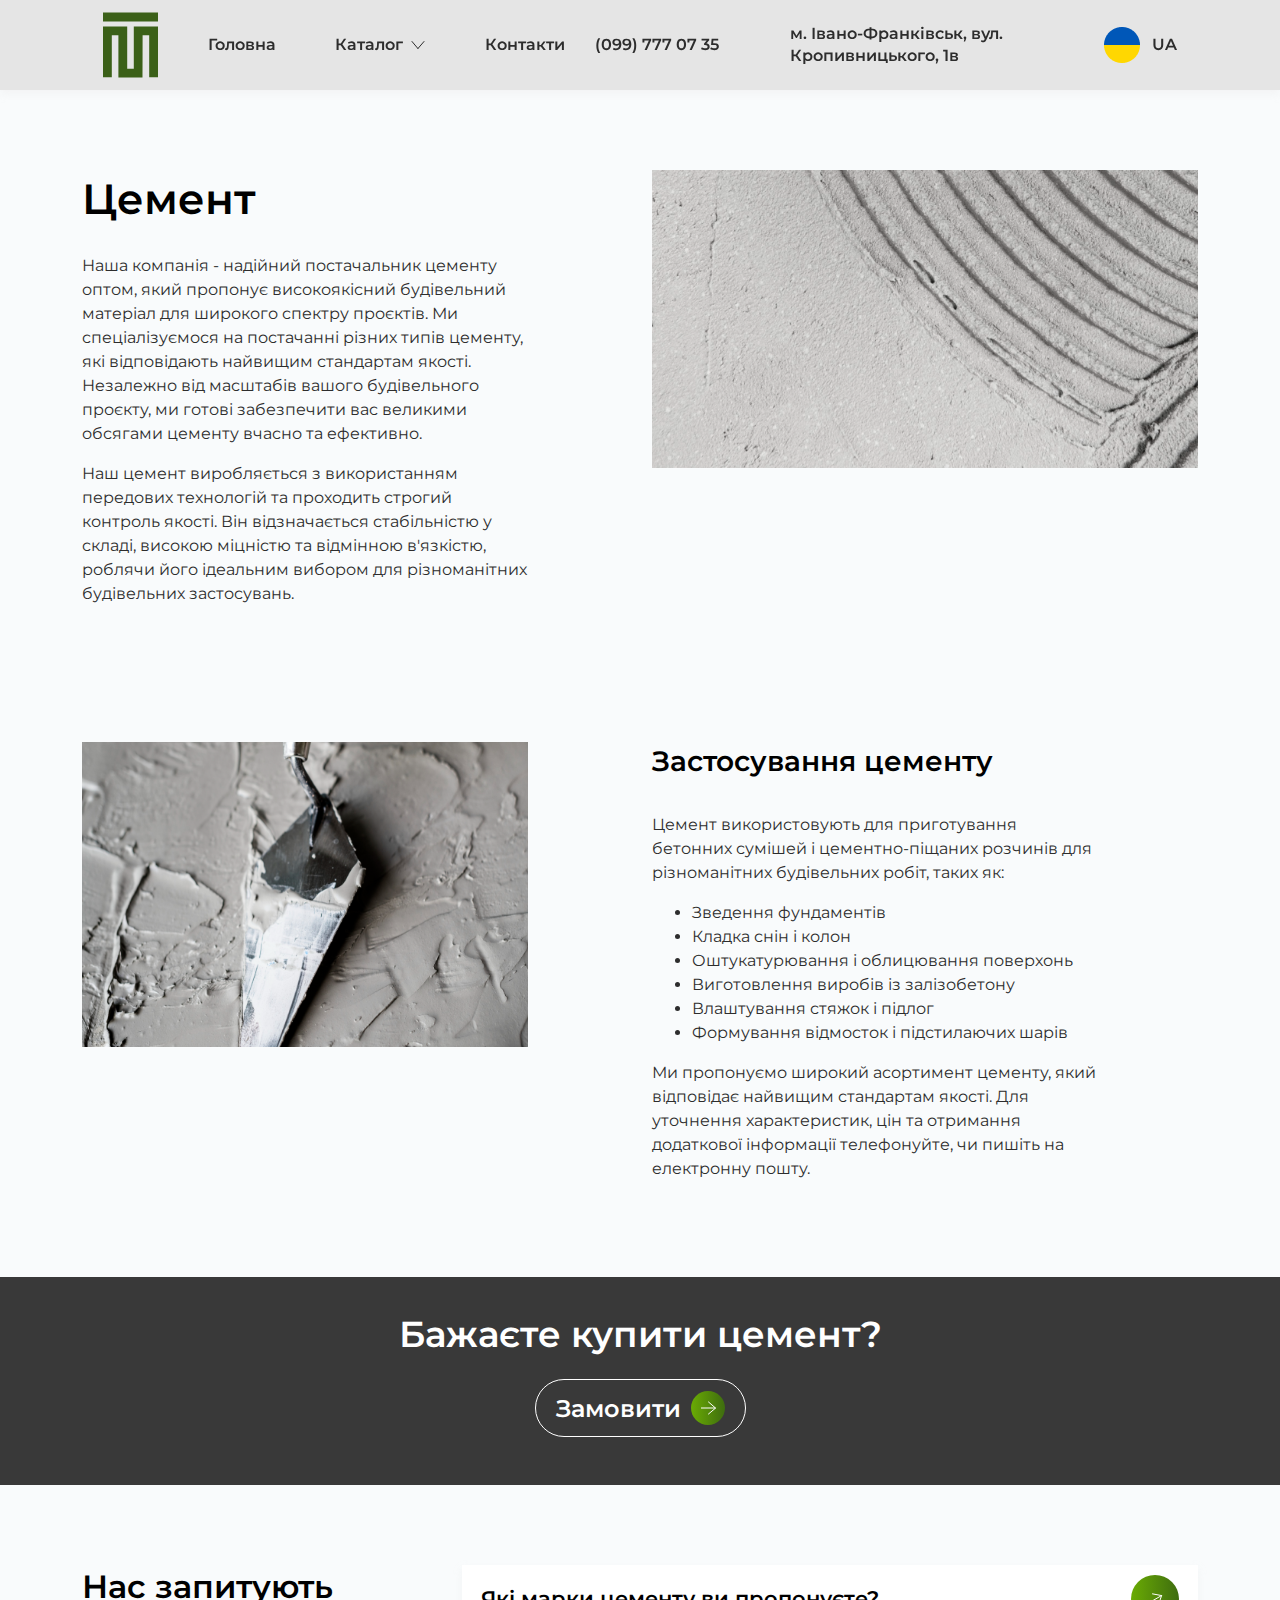
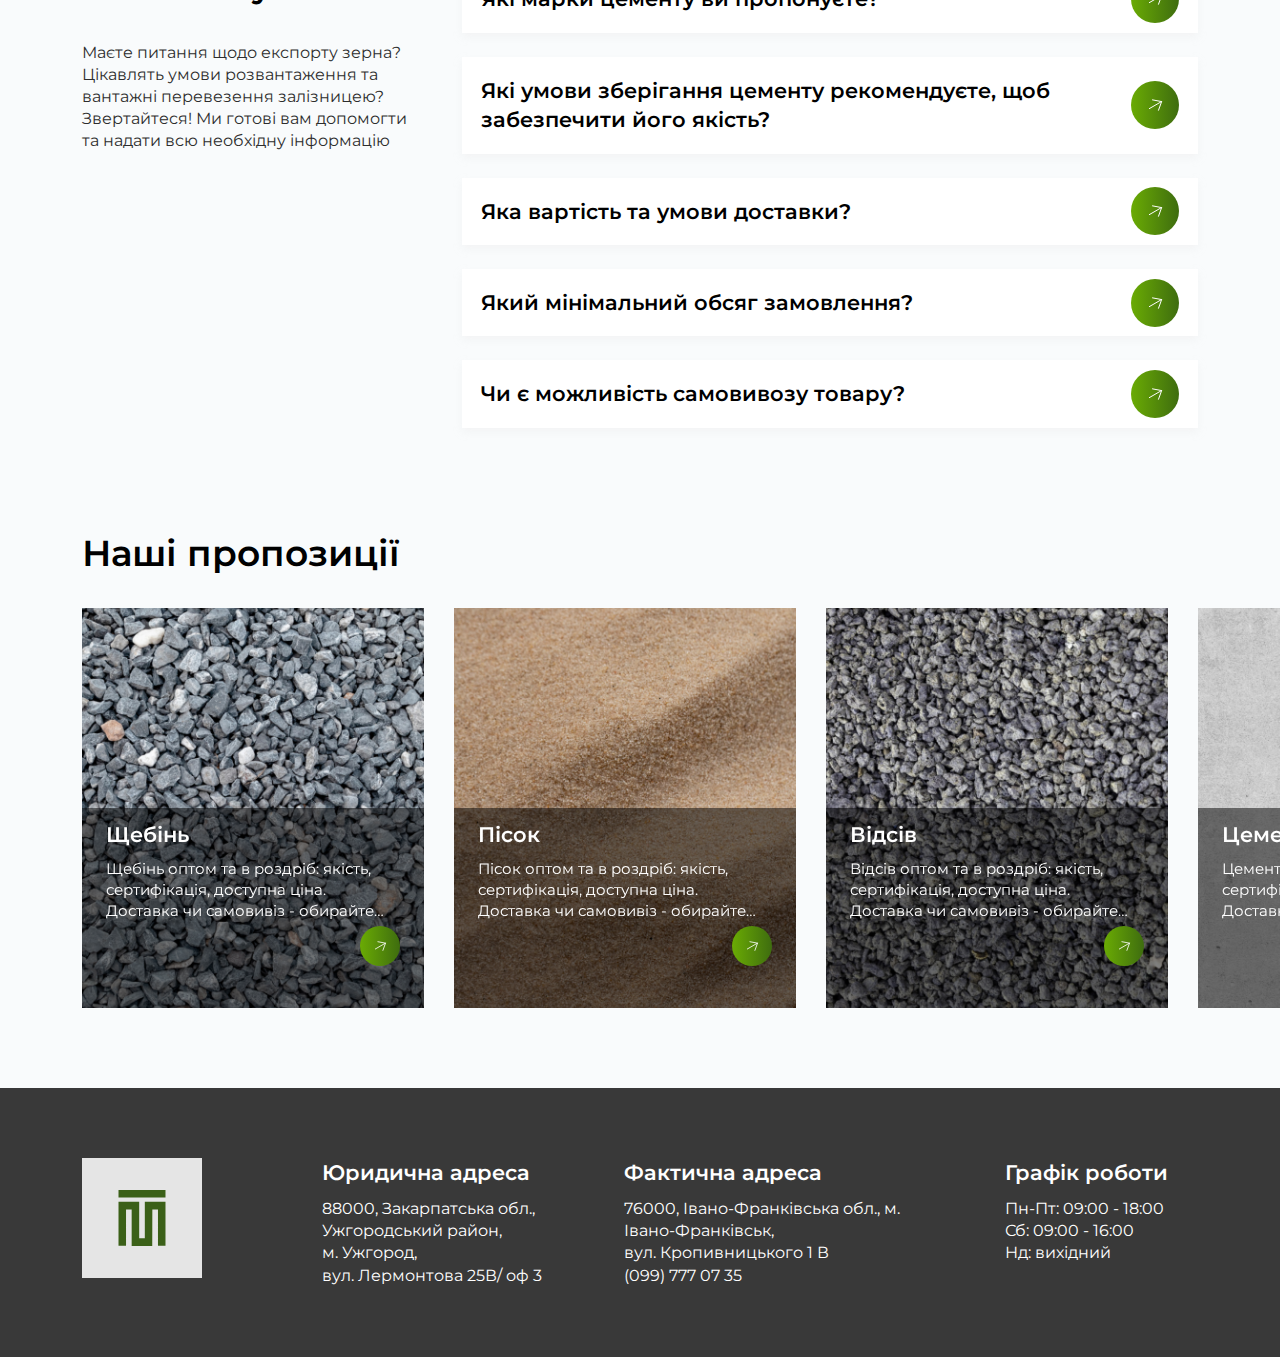
<file: product-page3.html>
<!DOCTYPE html>
<html lang="en">

<head>
    <meta charset="UTF-8">
    <meta name="viewport" content="width=device-width, initial-scale=1.0">
    <title>Цемент</title>
    <link rel="icon" type="image/x-icon" href="favico.png">
    <link rel="stylesheet" href="css/lib/bootstrap-grid.min.css">
    <link rel="stylesheet" href="https://cdn.jsdelivr.net/npm/swiper@11/swiper-bundle.min.css" />
    <link rel="stylesheet" href="css/style.css">
</head>

<body>
    <header class="header">
        <div class="container">
            <div class="header-wrapper">
                <div class="header__logo">
                    <a href="index.html"><img src="img/logo.svg" alt="logo"></a>
                </div>
                <nav class="header__nav">
                    <ul>
                        <li><a href="#">Головна</a></li>
                        <li class="submenu">
                            <a href="#">Каталог</a>
                            <ul class="sublist">
                                <li>
                                    <a href="#">
                                        Експорт зерна
                                        <img src="img/wheatgrass.svg" alt="img">
                                    </a>
                                </li>
                                <li><a href="#">Щебінь</a></li>
                                <li><a href="#">Відсів</a></li>
                                <li><a href="#">Пісок</a></li>
                                <li><a href="#">Цемент</a></li>
                            </ul>
                        </li>
                        <li><a href="#">Контакти</a></li>
                    </ul>
                </nav>
                <div class="header__infosect">
                    <a class="headertel" href="tel:0997770735">(099) 777 07 35</a>
                    <p>м. Івано-Франківськ, вул. Кропивницького, 1в</p>
                    <div class="langbox">
                        <div class="activelang">
                            <div class="langbox__img">
                                <img src="img/ua.png" alt="UA">
                            </div>
                            <span class="langbox_lang">
                                UA
                            </span>
                        </div>
                        <div class="langbox__dropdown">
                            <ul>
                                <li>
                                    <a href="#">
                                        <div class="langbox__img">
                                            <img src="img/en.png" alt="EN">
                                        </div>
                                        <span class="langbox_lang">
                                            EN
                                        </span>
                                    </a>
                                </li>
                            </ul>
                        </div>
                    </div>
                </div>

                <button class="closemenu">
                    <img src="img/close.svg" alt="close">
                </button>
            </div>
            <div class="moblogo">
                <a href="#">
                    <img src="img/logo.svg" alt="logo">
                </a>
            </div>
            <button class="mobmenu">
                <img src="img/menu.svg" alt="menu">
            </button>
        </div>
        <div class="overlay"></div>
    </header>

    <main class="main">
        <section class="productsection">
            <div class="container">
                <div class="row">
                    <div class="col-lg-6">
                        <div class="descrwrap">
                            <h1>Цемент</h1>
                            <p>
                                Наша компанія - надійний постачальник цементу оптом, який пропонує високоякісний
                                будівельний матеріал для широкого спектру проєктів. Ми спеціалізуємося на постачанні
                                різних типів цементу, які відповідають найвищим стандартам якості. Незалежно від
                                масштабів вашого будівельного проєкту, ми готові забезпечити вас великими обсягами
                                цементу вчасно та ефективно.
                            </p>
                            <p>
                                Наш цемент виробляється з використанням передових технологій та проходить строгий
                                контроль якості. Він відзначається стабільністю у складі, високою міцністю та
                                відмінною в'язкістю, роблячи його ідеальним вибором для різноманітних будівельних
                                застосувань.
                            </p>
                        </div>
                    </div>
                    <div class="col-lg-6">
                        <div class="imgwrap">
                            <img src="img/prodimg5.png" alt="img">
                        </div>
                    </div>
                </div>
                <div class="row">
                    <div class="col-lg-6">
                        <div class="descrwrap">
                            <h3>Застосування цементу</h3>
                            <p>
                                Цемент використовують для приготування бетонних сумішей і цементно-піщаних розчинів
                                для різноманітних будівельних робіт, таких як:
                            </p>
                            <ul>
                                <li>
                                    Зведення фундаментів
                                </li>
                                <li>
                                    Кладка снін і колон
                                </li>
                                <li>
                                    Оштукатурювання і облицювання поверхонь
                                </li>
                                <li>
                                    Виготовлення виробів із залізобетону
                                </li>
                                <li>
                                    Влаштування стяжок і підлог
                                </li>
                                <li>
                                    Формування відмосток і підстилаючих шарів
                                </li>
                            </ul>
                            <p>
                                Ми пропонуємо широкий асортимент цементу, який відповідає найвищим стандартам
                                якості. Для уточнення характеристик, цін та отримання додаткової інформації
                                телефонуйте, чи пишіть на електронну пошту.
                            </p>
                        </div>
                    </div>
                    <div class="col-lg-6">
                        <div class="imgwrap">
                            <img src="img/prodimg6.png" alt="img">
                        </div>
                    </div>
                </div>

            </div>
        </section>

        <section class="interestedsect">
            <div class="container">
                <h3>Бажаєте купити цемент?</h3>
                <a href="#">
                    Замовити
                    <img src="img/btn-arr.svg" alt="img">
                </a>
            </div>
        </section>

        <section class="faq">
            <div class="container">
                <div class="row">
                    <div class="col-xl-4">
                        <div class="faq__leftbox">
                            <p class="title">Нас запитують</p>
                            <div class="decsr">
                                <p>
                                    Маєте питання щодо експорту зерна? Цікавлять умови розвантаження та вантажні
                                    перевезення залізницею? Звертайтеся! Ми готові вам допомогти та надати всю необхідну
                                    інформацію
                                </p>
                            </div>
                        </div>
                    </div>
                    <div class="col-xl-8">
                        <div class="faqsect">
                            <div class="faqrow">
                                <div class="faqrow_title">
                                    <p>Які марки цементу ви пропонуєте?</p>
                                </div>
                                <div class="faqrow_descr">
                                    <p>
                                        Ми пропонуємо широкий вибір марок цементу, включаючи портландський цемент, білий
                                        цемент та інші спеціалізовані види, які відповідають різноманітним вимогам
                                        будівельних проєктів.
                                    </p>
                                </div>
                            </div>
                            <div class="faqrow">
                                <div class="faqrow_title">
                                    <p>Які умови зберігання цементу рекомендуєте, щоб забезпечити його якість?</p>
                                </div>
                                <div class="faqrow_descr">
                                    <p>
                                        Рекомендуємо зберігати цемент у сухих, прохолодних та добре провітрюваних
                                        приміщеннях. Уникати вологи та контакту з прямими сонячними променями для
                                        збереження його якості та уникнення згущення.
                                    </p>
                                </div>
                            </div>
                            <div class="faqrow">
                                <div class="faqrow_title">
                                    <p>Яка вартість та умови доставки?</p>
                                </div>
                                <div class="faqrow_descr">
                                    <p>
                                        Lorem ipsum dolor sit amet consectetur. Orci pulvinar vitae et amet sed accumsan
                                        lectus pharetra ridiculus
                                    </p>
                                </div>
                            </div>
                            <div class="faqrow">
                                <div class="faqrow_title">
                                    <p>Який мінімальний обсяг замовлення?</p>
                                </div>
                                <div class="faqrow_descr">
                                    <p>
                                        Lorem ipsum, dolor sit amet consectetur adipisicing elit. Repellat nihil nisi
                                        aliquam iste quae. Beatae necessitatibus quaerat reiciendis et nobis pariatur,
                                        tenetur, quisquam fugit ipsam iste consequuntur hic ipsa delectus.
                                    </p>
                                </div>
                            </div>
                            <div class="faqrow">
                                <div class="faqrow_title">
                                    <p>Чи є можливість самовивозу товару?</p>
                                </div>
                                <div class="faqrow_descr">
                                    <p>
                                        Lorem ipsum, dolor sit amet consectetur adipisicing elit. Repellat nihil nisi
                                        aliquam iste quae. Beatae necessitatibus quaerat reiciendis et nobis pariatur,
                                        tenetur, quisquam fugit ipsam iste consequuntur hic ipsa delectus.
                                    </p>
                                </div>
                            </div>
                        </div>
                    </div>
                </div>
            </div>
        </section>

        <section class="suggestions">
            <div class="container">
                <h3>Наші пропозиції</h3>
            </div>
            <div class="suggestions-slwrap">
                <div class="swiper productslider">
                    <div class="swiper-wrapper">
                        <div class="swiper-slide">
                            <a href="#" class="ouroffers__box">
                                <img src="img/offerpic1.png" alt="img">
                                <div class="ouroffers__boxdescr">
                                    <p class="title">Щебінь</p>
                                    <p>
                                        Щебінь оптом та в роздріб: якість, сертифікація, доступна ціна. Доставка чи
                                        самовивіз - обирайте комфорт та надійність
                                    </p>
                                    <div class="text-end">
                                        <img class="ouroffers__box-arr" src="img/offerarr.svg" alt="arrow">
                                    </div>
                                </div>
                            </a>
                        </div>
                        <div class="swiper-slide">
                            <a href="#" class="ouroffers__box">
                                <img src="img/offerpic2.png" alt="img">
                                <div class="ouroffers__boxdescr">
                                    <p class="title">Пісок</p>
                                    <p>
                                        Пісок оптом та в роздріб: якість, сертифікація, доступна ціна. Доставка чи
                                        самовивіз
                                        - обирайте комфорт та надійність
                                    </p>
                                    <div class="text-end">
                                        <img class="ouroffers__box-arr" src="img/offerarr.svg" alt="arrow">
                                    </div>
                                </div>
                            </a>
                        </div>
                        <div class="swiper-slide">
                            <a href="#" class="ouroffers__box">
                                <img src="img/offerpic3.png" alt="img">
                                <div class="ouroffers__boxdescr">
                                    <p class="title">Відсів</p>
                                    <p>
                                        Відсів оптом та в роздріб: якість, сертифікація, доступна ціна. Доставка чи
                                        самовивіз - обирайте комфорт та надійність
                                    </p>
                                    <div class="text-end">
                                        <img class="ouroffers__box-arr" src="img/offerarr.svg" alt="arrow">
                                    </div>
                                </div>
                            </a>
                        </div>
                        <div class="swiper-slide">
                            <a href="#" class="ouroffers__box">
                                <img src="img/offerpic4.png" alt="img">
                                <div class="ouroffers__boxdescr">
                                    <p class="title">Цемент</p>
                                    <p>
                                        Цемент оптом та в роздріб: якість, сертифікація, доступна ціна. Доставка чи
                                        самовивіз - обирайте комфорт та надійність
                                    </p>
                                    <div class="text-end">
                                        <img class="ouroffers__box-arr" src="img/offerarr.svg" alt="arrow">
                                    </div>
                                </div>
                            </a>
                        </div>
                        <div class="swiper-slide">
                            <a href="#" class="ouroffers__box">
                                <img src="img/offerpic5.png" alt="img">
                                <div class="ouroffers__boxdescr">
                                    <p class="title">Експорт зернової продукції</p>
                                    <p>
                                        Ефективне логістичне вирішення для експорту зернової продукції, організовуючи
                                        перевезення вантажів залізничним транспортом
                                    </p>
                                    <div class="text-end">
                                        <img class="ouroffers__box-arr" src="img/offerarr.svg" alt="arrow">
                                    </div>
                                </div>
                            </a>
                        </div>
                    </div>
                </div>
            </div>
        </section>

    </main>

    <footer class="footer grey">
        <div class="container">
            <div class="row">
                <div class="col-lg-2">
                    <a href="#" class="footerlogo">
                        <img src="img/footer-logo.svg" alt="img">
                    </a>
                </div>
                <div class="col-lg-10">
                    <div class="footerlists">
                        <div class="footerlist">
                            <p class="title">Юридична адреса</p>
                            <p>
                                88000, Закарпатська обл.,<br> Ужгородський район,<br>
                                м. Ужгород,<br>
                                вул. Лермонтова 25В/ оф 3
                            </p>
                        </div>
                        <div class="footerlist">
                            <p class="title">Фактична адреса</p>
                            <p>
                                76000, Івано-Франківська обл., м. Івано-Франківськ,<br>
                                вул. Кропивницького 1 В<br>
                                (099) 777 07 35
                            </p>
                        </div>
                        <div class="footerlist">
                            <p class="title">Графік роботи</p>
                            <p>
                                Пн-Пт: 09:00 - 18:00<br>
                                Сб: 09:00 - 16:00<br>
                                Нд: вихідний
                            </p>
                        </div>
                    </div>
                </div>
            </div>
        </div>
    </footer>


    <script src="js/jquery.js"></script>
    <script src="https://cdn.jsdelivr.net/npm/swiper@11/swiper-bundle.min.js"></script>
    <script src="js/common.js"></script>
</body>

</html>
</file>
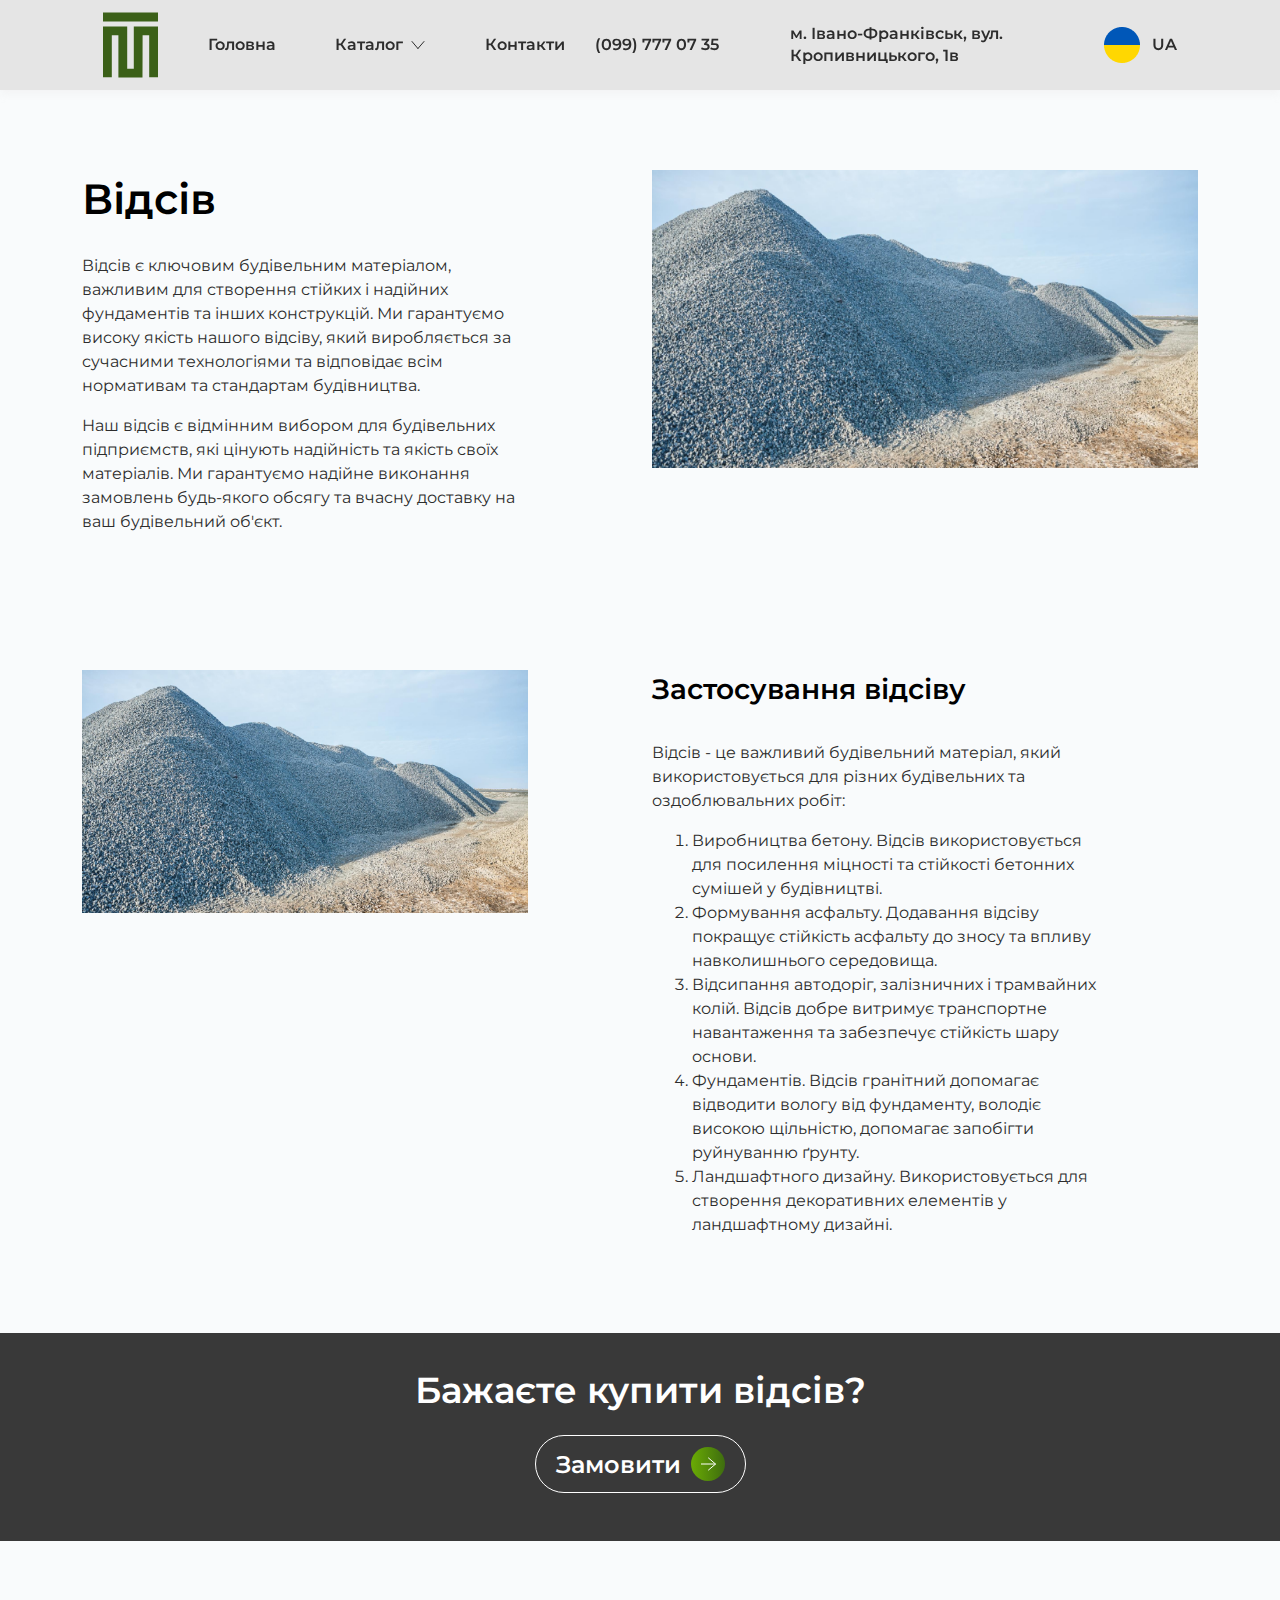
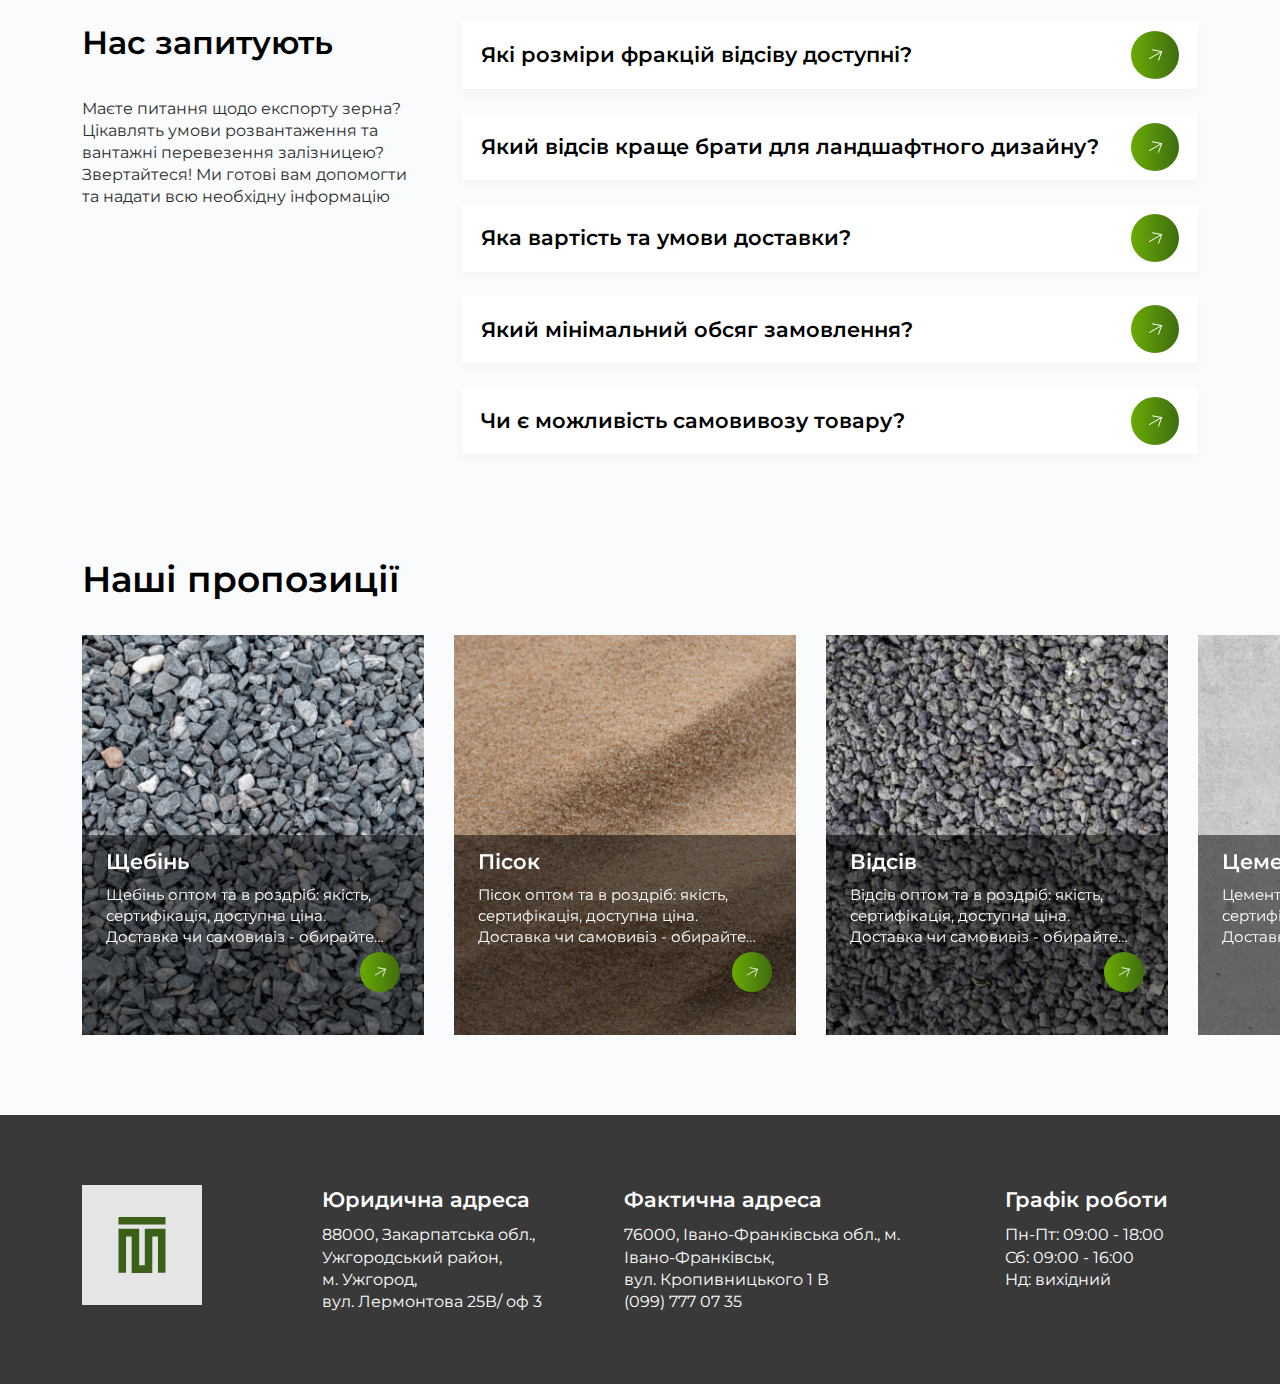
<file: product-page4.html>
<!DOCTYPE html>
<html lang="en">

<head>
    <meta charset="UTF-8">
    <meta name="viewport" content="width=device-width, initial-scale=1.0">
    <title>Відсів</title>
    <link rel="icon" type="image/x-icon" href="favico.png">
    <link rel="stylesheet" href="css/lib/bootstrap-grid.min.css">
    <link rel="stylesheet" href="https://cdn.jsdelivr.net/npm/swiper@11/swiper-bundle.min.css" />
    <link rel="stylesheet" href="css/style.css">
</head>

<body>
    <header class="header">
        <div class="container">
            <div class="header-wrapper">
                <div class="header__logo">
                    <a href="index.html"><img src="img/logo.svg" alt="logo"></a>
                </div>
                <nav class="header__nav">
                    <ul>
                        <li><a href="#">Головна</a></li>
                        <li class="submenu">
                            <a href="#">Каталог</a>
                            <ul class="sublist">
                                <li>
                                    <a href="#">
                                        Експорт зерна
                                        <img src="img/wheatgrass.svg" alt="img">
                                    </a>
                                </li>
                                <li><a href="#">Щебінь</a></li>
                                <li><a href="#">Відсів</a></li>
                                <li><a href="#">Пісок</a></li>
                                <li><a href="#">Цемент</a></li>
                            </ul>
                        </li>
                        <li><a href="#">Контакти</a></li>
                    </ul>
                </nav>
                <div class="header__infosect">
                    <a class="headertel" href="tel:0997770735">(099) 777 07 35</a>
                    <p>м. Івано-Франківськ, вул. Кропивницького, 1в</p>
                    <div class="langbox">
                        <div class="activelang">
                            <div class="langbox__img">
                                <img src="img/ua.png" alt="UA">
                            </div>
                            <span class="langbox_lang">
                                UA
                            </span>
                        </div>
                        <div class="langbox__dropdown">
                            <ul>
                                <li>
                                    <a href="#">
                                        <div class="langbox__img">
                                            <img src="img/en.png" alt="EN">
                                        </div>
                                        <span class="langbox_lang">
                                            EN
                                        </span>
                                    </a>
                                </li>
                            </ul>
                        </div>
                    </div>
                </div>

                <button class="closemenu">
                    <img src="img/close.svg" alt="close">
                </button>
            </div>
            <div class="moblogo">
                <a href="#">
                    <img src="img/logo.svg" alt="logo">
                </a>
            </div>
            <button class="mobmenu">
                <img src="img/menu.svg" alt="menu">
            </button>
        </div>
        <div class="overlay"></div>
    </header>

    <main class="main">
        <section class="productsection">
            <div class="container">
                <div class="row">
                    <div class="col-lg-6">
                        <div class="descrwrap">
                            <h1>Відсів</h1>
                            <p>
                                Відсів є ключовим будівельним матеріалом, важливим для створення стійких і надійних
                                фундаментів та інших конструкцій. Ми гарантуємо високу якість нашого відсіву, який
                                виробляється за сучасними технологіями та відповідає всім нормативам та стандартам
                                будівництва.
                            </p>
                            <p>
                                Наш відсів є відмінним вибором для будівельних підприємств, які цінують надійність
                                та якість своїх матеріалів. Ми гарантуємо надійне виконання замовлень будь-якого
                                обсягу та вчасну доставку на ваш будівельний об'єкт.
                            </p>
                        </div>
                    </div>
                    <div class="col-lg-6">
                        <div class="imgwrap">
                            <img src="img/prodimg7.png" alt="img">
                        </div>
                    </div>
                </div>
                <div class="row">
                    <div class="col-lg-6">
                        <div class="descrwrap">
                            <h3>Застосування відсіву</h3>
                            <p>
                                Відсів - це важливий будівельний матеріал, який використовується для різних
                                будівельних та оздоблювальних робіт:
                            </p>
                            <ol>
                                <li>
                                    Виробництва бетону. Відсів використовується для посилення міцності та стійкості
                                    бетонних сумішей у будівництві.
                                </li>
                                <li>
                                    Формування асфальту. Додавання відсіву покращує стійкість асфальту до зносу та
                                    впливу навколишнього середовища.
                                </li>
                                <li>
                                    Відсипання автодоріг, залізничних і трамвайних колій. Відсів добре витримує
                                    транспортне навантаження та забезпечує стійкість шару основи.
                                </li>
                                <li>
                                    Фундаментів. Відсів гранітний допомагає відводити вологу від фундаменту, володіє
                                    високою щільністю, допомагає запобігти руйнуванню ґрунту.
                                </li>
                                <li>
                                    Ландшафтного дизайну. Використовується для створення декоративних елементів у
                                    ландшафтному дизайні.
                                </li>
                            </ol>
                        </div>
                    </div>
                    <div class="col-lg-6">
                        <div class="imgwrap">
                            <img src="img/prodimg7.png" alt="img">
                        </div>
                    </div>
                </div>

            </div>
        </section>

        <section class="interestedsect">
            <div class="container">
                <h3>Бажаєте купити відсів?</h3>
                <a href="#">
                    Замовити
                    <img src="img/btn-arr.svg" alt="img">
                </a>
            </div>
        </section>

        <section class="faq">
            <div class="container">
                <div class="row">
                    <div class="col-xl-4">
                        <div class="faq__leftbox">
                            <p class="title">Нас запитують</p>
                            <div class="decsr">
                                <p>
                                    Маєте питання щодо експорту зерна? Цікавлять умови розвантаження та вантажні
                                    перевезення залізницею? Звертайтеся! Ми готові вам допомогти та надати всю необхідну
                                    інформацію
                                </p>
                            </div>
                        </div>
                    </div>
                    <div class="col-xl-8">
                        <div class="faqsect">
                            <div class="faqrow">
                                <div class="faqrow_title">
                                    <p>Які розміри фракцій відсіву доступні?</p>
                                </div>
                                <div class="faqrow_descr">
                                    <p>
                                        Розміри фракцій відсіву можуть варіюватися від дуже дрібних, наприклад, 0,063
                                        мм, до більших, таких як 5 мм, залежно від конкретних потреб та вимог
                                        будівельних або інших промислових застосувань.
                                    </p>
                                </div>
                            </div>
                            <div class="faqrow">
                                <div class="faqrow_title">
                                    <p>Який відсів краще брати для ландшафтного дизайну?</p>
                                </div>
                                <div class="faqrow_descr">
                                    <p>
                                        Для ландшафтного дизайну рекомендується використовувати відсів з дрібними
                                        розмірами частинок, наприклад, 2-5 мм, які створюють компактну та естетичну
                                        поверхню.
                                    </p>
                                </div>
                            </div>
                            <div class="faqrow">
                                <div class="faqrow_title">
                                    <p>Яка вартість та умови доставки?</p>
                                </div>
                                <div class="faqrow_descr">
                                    <p>
                                        Lorem ipsum dolor sit amet consectetur. Orci pulvinar vitae et amet sed accumsan
                                        lectus pharetra ridiculus
                                    </p>
                                </div>
                            </div>
                            <div class="faqrow">
                                <div class="faqrow_title">
                                    <p>Який мінімальний обсяг замовлення?</p>
                                </div>
                                <div class="faqrow_descr">
                                    <p>
                                        Lorem ipsum, dolor sit amet consectetur adipisicing elit. Repellat nihil nisi
                                        aliquam iste quae. Beatae necessitatibus quaerat reiciendis et nobis pariatur,
                                        tenetur, quisquam fugit ipsam iste consequuntur hic ipsa delectus.
                                    </p>
                                </div>
                            </div>
                            <div class="faqrow">
                                <div class="faqrow_title">
                                    <p>Чи є можливість самовивозу товару?</p>
                                </div>
                                <div class="faqrow_descr">
                                    <p>
                                        Lorem ipsum, dolor sit amet consectetur adipisicing elit. Repellat nihil nisi
                                        aliquam iste quae. Beatae necessitatibus quaerat reiciendis et nobis pariatur,
                                        tenetur, quisquam fugit ipsam iste consequuntur hic ipsa delectus.
                                    </p>
                                </div>
                            </div>
                        </div>
                    </div>
                </div>
            </div>
        </section>

        <section class="suggestions">
            <div class="container">
                <h3>Наші пропозиції</h3>
            </div>
            <div class="suggestions-slwrap">
                <div class="swiper productslider">
                    <div class="swiper-wrapper">
                        <div class="swiper-slide">
                            <a href="#" class="ouroffers__box">
                                <img src="img/offerpic1.png" alt="img">
                                <div class="ouroffers__boxdescr">
                                    <p class="title">Щебінь</p>
                                    <p>
                                        Щебінь оптом та в роздріб: якість, сертифікація, доступна ціна. Доставка чи
                                        самовивіз - обирайте комфорт та надійність
                                    </p>
                                    <div class="text-end">
                                        <img class="ouroffers__box-arr" src="img/offerarr.svg" alt="arrow">
                                    </div>
                                </div>
                            </a>
                        </div>
                        <div class="swiper-slide">
                            <a href="#" class="ouroffers__box">
                                <img src="img/offerpic2.png" alt="img">
                                <div class="ouroffers__boxdescr">
                                    <p class="title">Пісок</p>
                                    <p>
                                        Пісок оптом та в роздріб: якість, сертифікація, доступна ціна. Доставка чи
                                        самовивіз
                                        - обирайте комфорт та надійність
                                    </p>
                                    <div class="text-end">
                                        <img class="ouroffers__box-arr" src="img/offerarr.svg" alt="arrow">
                                    </div>
                                </div>
                            </a>
                        </div>
                        <div class="swiper-slide">
                            <a href="#" class="ouroffers__box">
                                <img src="img/offerpic3.png" alt="img">
                                <div class="ouroffers__boxdescr">
                                    <p class="title">Відсів</p>
                                    <p>
                                        Відсів оптом та в роздріб: якість, сертифікація, доступна ціна. Доставка чи
                                        самовивіз - обирайте комфорт та надійність
                                    </p>
                                    <div class="text-end">
                                        <img class="ouroffers__box-arr" src="img/offerarr.svg" alt="arrow">
                                    </div>
                                </div>
                            </a>
                        </div>
                        <div class="swiper-slide">
                            <a href="#" class="ouroffers__box">
                                <img src="img/offerpic4.png" alt="img">
                                <div class="ouroffers__boxdescr">
                                    <p class="title">Цемент</p>
                                    <p>
                                        Цемент оптом та в роздріб: якість, сертифікація, доступна ціна. Доставка чи
                                        самовивіз - обирайте комфорт та надійність
                                    </p>
                                    <div class="text-end">
                                        <img class="ouroffers__box-arr" src="img/offerarr.svg" alt="arrow">
                                    </div>
                                </div>
                            </a>
                        </div>
                        <div class="swiper-slide">
                            <a href="#" class="ouroffers__box">
                                <img src="img/offerpic5.png" alt="img">
                                <div class="ouroffers__boxdescr">
                                    <p class="title">Експорт зернової продукції</p>
                                    <p>
                                        Ефективне логістичне вирішення для експорту зернової продукції, організовуючи
                                        перевезення вантажів залізничним транспортом
                                    </p>
                                    <div class="text-end">
                                        <img class="ouroffers__box-arr" src="img/offerarr.svg" alt="arrow">
                                    </div>
                                </div>
                            </a>
                        </div>
                    </div>
                </div>
            </div>
        </section>

    </main>

    <footer class="footer grey">
        <div class="container">
            <div class="row">
                <div class="col-lg-2">
                    <a href="#" class="footerlogo">
                        <img src="img/footer-logo.svg" alt="img">
                    </a>
                </div>
                <div class="col-lg-10">
                    <div class="footerlists">
                        <div class="footerlist">
                            <p class="title">Юридична адреса</p>
                            <p>
                                88000, Закарпатська обл.,<br> Ужгородський район,<br>
                                м. Ужгород,<br>
                                вул. Лермонтова 25В/ оф 3
                            </p>
                        </div>
                        <div class="footerlist">
                            <p class="title">Фактична адреса</p>
                            <p>
                                76000, Івано-Франківська обл., м. Івано-Франківськ,<br>
                                вул. Кропивницького 1 В<br>
                                (099) 777 07 35
                            </p>
                        </div>
                        <div class="footerlist">
                            <p class="title">Графік роботи</p>
                            <p>
                                Пн-Пт: 09:00 - 18:00<br>
                                Сб: 09:00 - 16:00<br>
                                Нд: вихідний
                            </p>
                        </div>
                    </div>
                </div>
            </div>
        </div>
    </footer>


    <script src="js/jquery.js"></script>
    <script src="https://cdn.jsdelivr.net/npm/swiper@11/swiper-bundle.min.js"></script>
    <script src="js/common.js"></script>
</body>

</html>
</file>
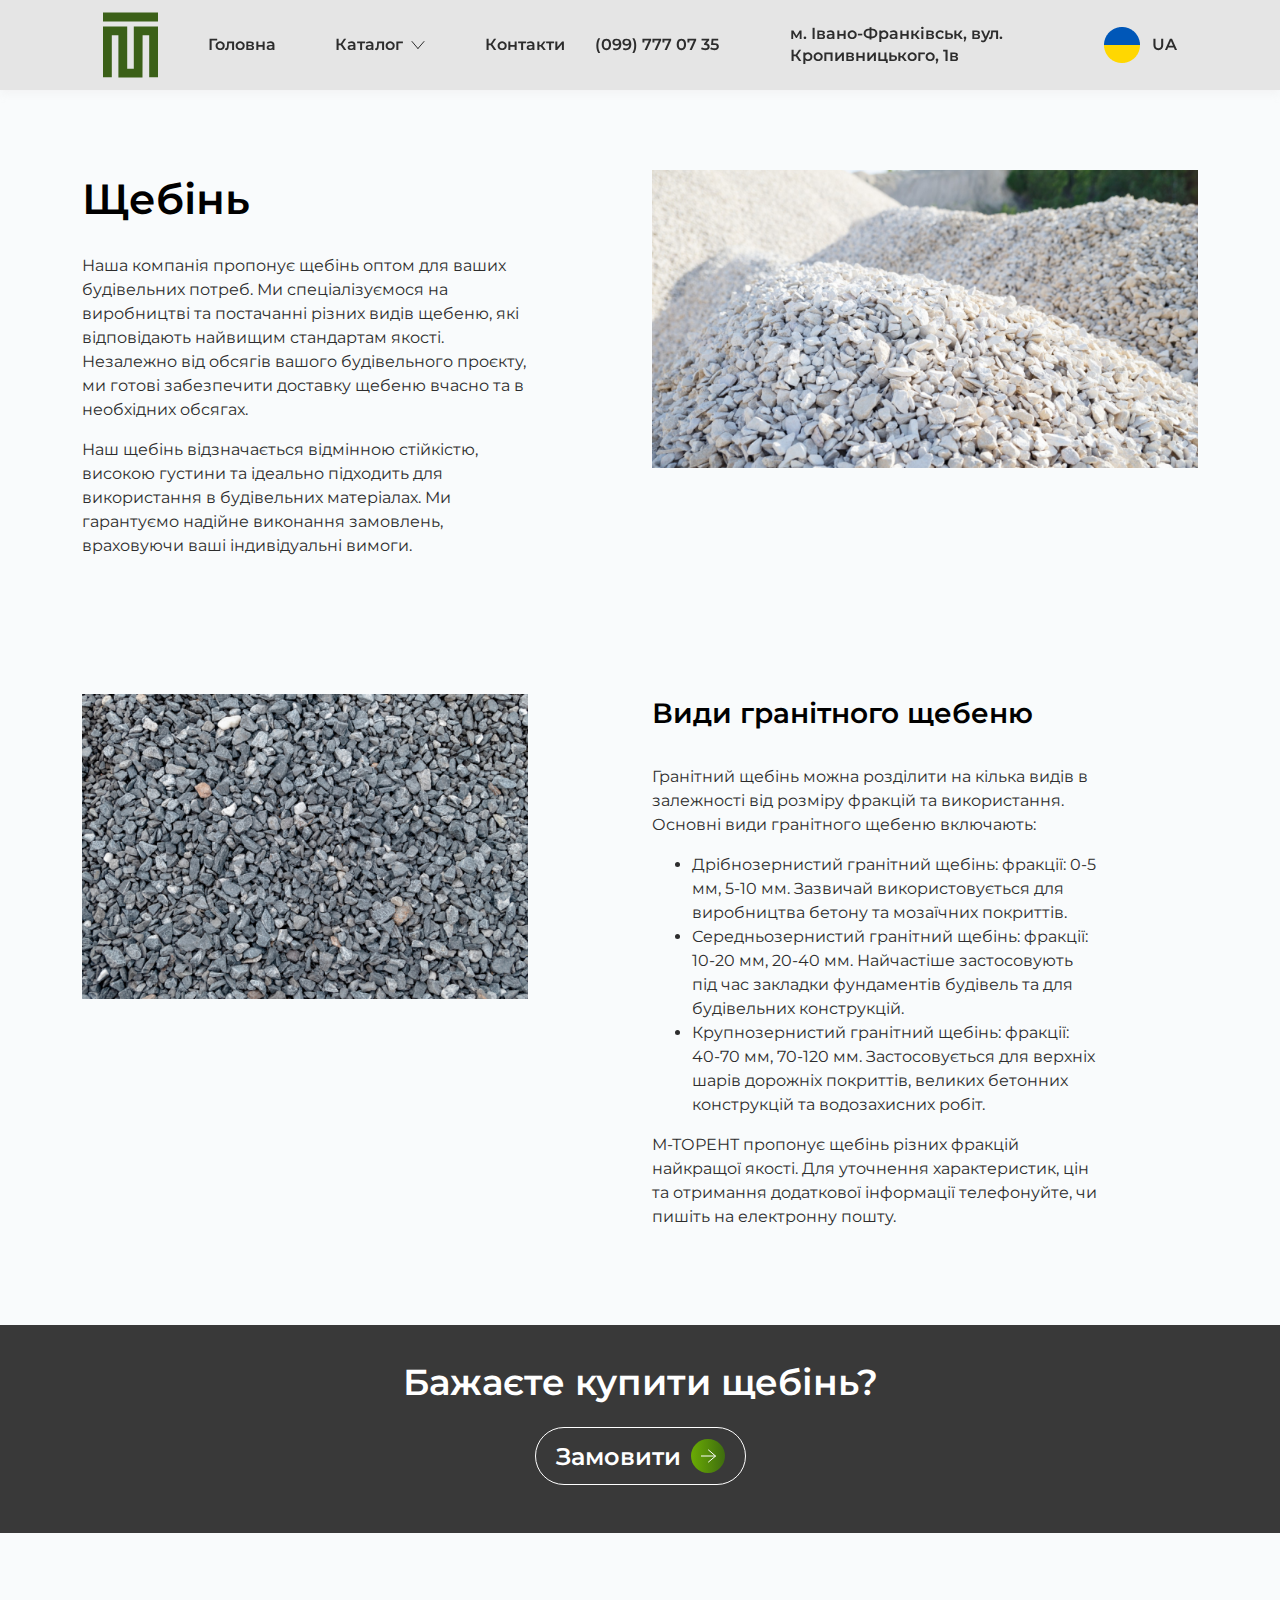
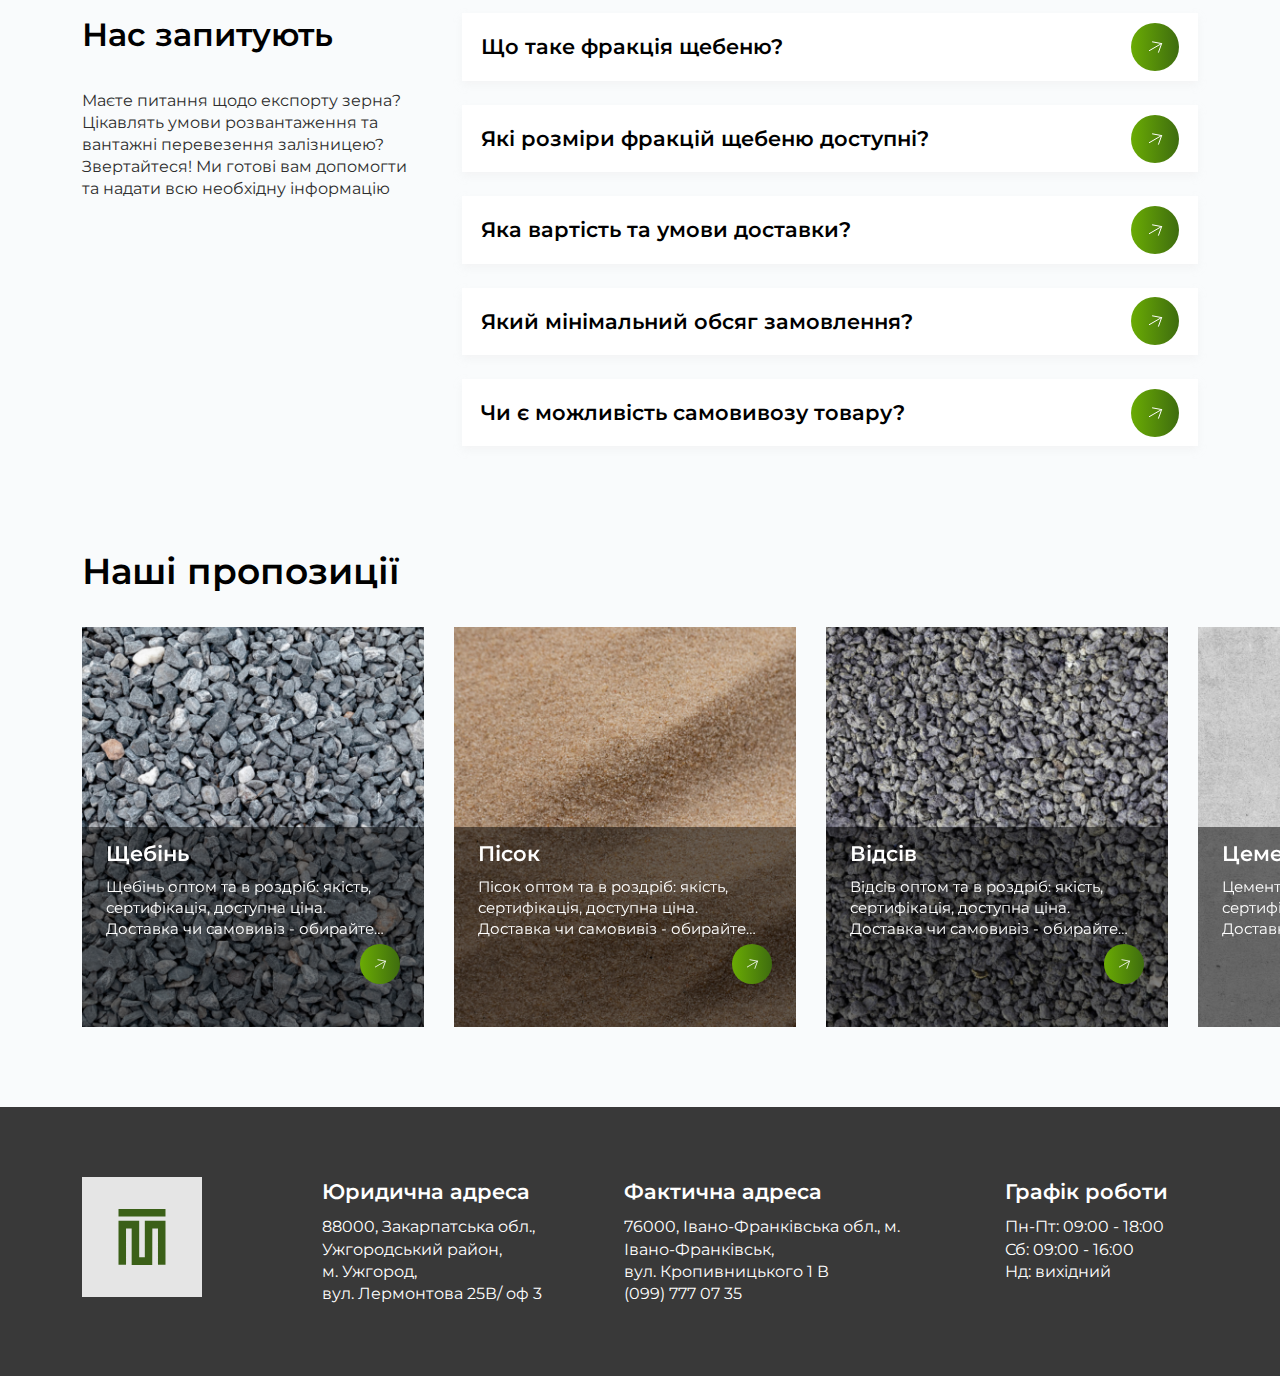
<file: product-page5.html>
<!DOCTYPE html>
<html lang="en">

<head>
    <meta charset="UTF-8">
    <meta name="viewport" content="width=device-width, initial-scale=1.0">
    <title>Щебінь</title>
    <link rel="icon" type="image/x-icon" href="favico.png">

    <link rel="stylesheet" href="css/lib/bootstrap-grid.min.css">
    <link rel="stylesheet" href="https://cdn.jsdelivr.net/npm/swiper@11/swiper-bundle.min.css" />
    <link rel="stylesheet" href="css/style.css">
</head>

<body>
    <header class="header">
        <div class="container">
            <div class="header-wrapper">
                <div class="header__logo">
                    <a href="index.html"><img src="img/logo.svg" alt="logo"></a>
                </div>
                <nav class="header__nav">
                    <ul>
                        <li><a href="#">Головна</a></li>
                        <li class="submenu">
                            <a href="#">Каталог</a>
                            <ul class="sublist">
                                <li>
                                    <a href="#">
                                        Експорт зерна
                                        <img src="img/wheatgrass.svg" alt="img">
                                    </a>
                                </li>
                                <li><a href="#">Щебінь</a></li>
                                <li><a href="#">Відсів</a></li>
                                <li><a href="#">Пісок</a></li>
                                <li><a href="#">Цемент</a></li>
                            </ul>
                        </li>
                        <li><a href="#">Контакти</a></li>
                    </ul>
                </nav>
                <div class="header__infosect">
                    <a class="headertel" href="tel:0997770735">(099) 777 07 35</a>
                    <p>м. Івано-Франківськ, вул. Кропивницького, 1в</p>
                    <div class="langbox">
                        <div class="activelang">
                            <div class="langbox__img">
                                <img src="img/ua.png" alt="UA">
                            </div>
                            <span class="langbox_lang">
                                UA
                            </span>
                        </div>
                        <div class="langbox__dropdown">
                            <ul>
                                <li>
                                    <a href="#">
                                        <div class="langbox__img">
                                            <img src="img/en.png" alt="EN">
                                        </div>
                                        <span class="langbox_lang">
                                            EN
                                        </span>
                                    </a>
                                </li>
                            </ul>
                        </div>
                    </div>
                </div>

                <button class="closemenu">
                    <img src="img/close.svg" alt="close">
                </button>
            </div>
            <div class="moblogo">
                <a href="#">
                    <img src="img/logo.svg" alt="logo">
                </a>
            </div>
            <button class="mobmenu">
                <img src="img/menu.svg" alt="menu">
            </button>
        </div>
        <div class="overlay"></div>
    </header>

    <main class="main">
        <section class="productsection">
            <div class="container">
                <div class="row">
                    <div class="col-lg-6">
                        <div class="descrwrap">
                            <h1>Щебінь</h1>
                            <p>
                                Наша компанія пропонує щебінь оптом для ваших будівельних потреб. Ми спеціалізуємося
                                на виробництві та постачанні різних видів щебеню, які відповідають найвищим
                                стандартам якості. Незалежно від обсягів вашого будівельного проєкту, ми готові
                                забезпечити доставку щебеню вчасно та в необхідних обсягах.
                            </p>
                            <p>
                                Наш щебінь відзначається відмінною стійкістю, високою густини та ідеально підходить
                                для використання в будівельних матеріалах. Ми гарантуємо надійне виконання
                                замовлень, враховуючи ваші індивідуальні вимоги.
                            </p>
                        </div>
                    </div>
                    <div class="col-lg-6">
                        <div class="imgwrap">
                            <img src="img/prodimg9.png" alt="img">
                        </div>
                    </div>
                </div>
                <div class="row">
                    <div class="col-lg-6">
                        <div class="descrwrap">
                            <h3>Види гранітного щебеню</h3>
                            <p>
                                Гранітний щебінь можна розділити на кілька видів в залежності від розміру фракцій та
                                використання. Основні види гранітного щебеню включають:
                            </p>
                            <ul>
                                <li>
                                    Дрібнозернистий гранітний щебінь: фракції: 0-5 мм, 5-10 мм. Зазвичай
                                    використовується для виробництва бетону та мозаїчних покриттів.
                                </li>
                                <li>
                                    Середньозернистий гранітний щебінь: фракції: 10-20 мм, 20-40 мм. Найчастіше
                                    застосовують під час закладки фундаментів будівель та для будівельних
                                    конструкцій.
                                </li>
                                <li>
                                    Крупнозернистий гранітний щебінь: фракції: 40-70 мм, 70-120 мм. Застосовується
                                    для верхніх шарів дорожніх покриттів, великих бетонних конструкцій та
                                    водозахисних робіт.
                                </li>
                            </ul>
                            <p>
                                М-ТОРЕНТ пропонує щебінь різних фракцій найкращої якості. Для уточнення
                                характеристик, цін та отримання додаткової інформації телефонуйте, чи пишіть на
                                електронну пошту.
                            </p>
                        </div>
                    </div>
                    <div class="col-lg-6">
                        <div class="imgwrap">
                            <img src="img/prodimg10.png" alt="img">
                        </div>
                    </div>
                </div>

            </div>
        </section>

        <section class="interestedsect">
            <div class="container">
                <h3>Бажаєте купити щебінь?</h3>
                <a href="#">
                    Замовити
                    <img src="img/btn-arr.svg" alt="img">
                </a>
            </div>
        </section>

        <section class="faq">
            <div class="container">
                <div class="row">
                    <div class="col-xl-4">
                        <div class="faq__leftbox">
                            <p class="title">Нас запитують</p>
                            <div class="decsr">
                                <p>
                                    Маєте питання щодо експорту зерна? Цікавлять умови розвантаження та вантажні
                                    перевезення залізницею? Звертайтеся! Ми готові вам допомогти та надати всю необхідну
                                    інформацію
                                </p>
                            </div>
                        </div>
                    </div>
                    <div class="col-xl-8">
                        <div class="faqsect">
                            <div class="faqrow">
                                <div class="faqrow_title">
                                    <p>Що таке фракція щебеню?</p>
                                </div>
                                <div class="faqrow_descr">
                                    <p>
                                        Фракція щебеню - це розмір частинок або каміння, яке визначається певними
                                        стандартами та використовується для класифікації та вибору щебеневих матеріалів
                                        у будівельних проектах.
                                    </p>
                                </div>
                            </div>
                            <div class="faqrow">
                                <div class="faqrow_title">
                                    <p>Які розміри фракцій щебеню доступні?</p>
                                </div>
                                <div class="faqrow_descr">
                                    <p>
                                        Розміри фракцій щебеню можуть варіюватися від дрібного (наприклад, 5 мм) до
                                        крупного (наприклад, 40 мм), відповідаючи різним стандартам та вимогам
                                        будівельних проектів.
                                    </p>
                                </div>
                            </div>
                            <div class="faqrow">
                                <div class="faqrow_title">
                                    <p>Яка вартість та умови доставки?</p>
                                </div>
                                <div class="faqrow_descr">
                                    <p>
                                        Lorem ipsum dolor sit amet consectetur. Orci pulvinar vitae et amet sed accumsan
                                        lectus pharetra ridiculus
                                    </p>
                                </div>
                            </div>
                            <div class="faqrow">
                                <div class="faqrow_title">
                                    <p>Який мінімальний обсяг замовлення?</p>
                                </div>
                                <div class="faqrow_descr">
                                    <p>
                                        Lorem ipsum, dolor sit amet consectetur adipisicing elit. Repellat nihil nisi
                                        aliquam iste quae. Beatae necessitatibus quaerat reiciendis et nobis pariatur,
                                        tenetur, quisquam fugit ipsam iste consequuntur hic ipsa delectus.
                                    </p>
                                </div>
                            </div>
                            <div class="faqrow">
                                <div class="faqrow_title">
                                    <p>Чи є можливість самовивозу товару?</p>
                                </div>
                                <div class="faqrow_descr">
                                    <p>
                                        Lorem ipsum, dolor sit amet consectetur adipisicing elit. Repellat nihil nisi
                                        aliquam iste quae. Beatae necessitatibus quaerat reiciendis et nobis pariatur,
                                        tenetur, quisquam fugit ipsam iste consequuntur hic ipsa delectus.
                                    </p>
                                </div>
                            </div>
                        </div>
                    </div>
                </div>
            </div>
        </section>

        <section class="suggestions">
            <div class="container">
                <h3>Наші пропозиції</h3>
            </div>
            <div class="suggestions-slwrap">
                <div class="swiper productslider">
                    <div class="swiper-wrapper">
                        <div class="swiper-slide">
                            <a href="#" class="ouroffers__box">
                                <img src="img/offerpic1.png" alt="img">
                                <div class="ouroffers__boxdescr">
                                    <p class="title">Щебінь</p>
                                    <p>
                                        Щебінь оптом та в роздріб: якість, сертифікація, доступна ціна. Доставка чи
                                        самовивіз - обирайте комфорт та надійність
                                    </p>
                                    <div class="text-end">
                                        <img class="ouroffers__box-arr" src="img/offerarr.svg" alt="arrow">
                                    </div>
                                </div>
                            </a>
                        </div>
                        <div class="swiper-slide">
                            <a href="#" class="ouroffers__box">
                                <img src="img/offerpic2.png" alt="img">
                                <div class="ouroffers__boxdescr">
                                    <p class="title">Пісок</p>
                                    <p>
                                        Пісок оптом та в роздріб: якість, сертифікація, доступна ціна. Доставка чи
                                        самовивіз
                                        - обирайте комфорт та надійність
                                    </p>
                                    <div class="text-end">
                                        <img class="ouroffers__box-arr" src="img/offerarr.svg" alt="arrow">
                                    </div>
                                </div>
                            </a>
                        </div>
                        <div class="swiper-slide">
                            <a href="#" class="ouroffers__box">
                                <img src="img/offerpic3.png" alt="img">
                                <div class="ouroffers__boxdescr">
                                    <p class="title">Відсів</p>
                                    <p>
                                        Відсів оптом та в роздріб: якість, сертифікація, доступна ціна. Доставка чи
                                        самовивіз - обирайте комфорт та надійність
                                    </p>
                                    <div class="text-end">
                                        <img class="ouroffers__box-arr" src="img/offerarr.svg" alt="arrow">
                                    </div>
                                </div>
                            </a>
                        </div>
                        <div class="swiper-slide">
                            <a href="#" class="ouroffers__box">
                                <img src="img/offerpic4.png" alt="img">
                                <div class="ouroffers__boxdescr">
                                    <p class="title">Цемент</p>
                                    <p>
                                        Цемент оптом та в роздріб: якість, сертифікація, доступна ціна. Доставка чи
                                        самовивіз - обирайте комфорт та надійність
                                    </p>
                                    <div class="text-end">
                                        <img class="ouroffers__box-arr" src="img/offerarr.svg" alt="arrow">
                                    </div>
                                </div>
                            </a>
                        </div>
                        <div class="swiper-slide">
                            <a href="#" class="ouroffers__box">
                                <img src="img/offerpic5.png" alt="img">
                                <div class="ouroffers__boxdescr">
                                    <p class="title">Експорт зернової продукції</p>
                                    <p>
                                        Ефективне логістичне вирішення для експорту зернової продукції, організовуючи
                                        перевезення вантажів залізничним транспортом
                                    </p>
                                    <div class="text-end">
                                        <img class="ouroffers__box-arr" src="img/offerarr.svg" alt="arrow">
                                    </div>
                                </div>
                            </a>
                        </div>
                    </div>
                </div>
            </div>
        </section>

    </main>

    <footer class="footer grey">
        <div class="container">
            <div class="row">
                <div class="col-lg-2">
                    <a href="#" class="footerlogo">
                        <img src="img/footer-logo.svg" alt="img">
                    </a>
                </div>
                <div class="col-lg-10">
                    <div class="footerlists">
                        <div class="footerlist">
                            <p class="title">Юридична адреса</p>
                            <p>
                                88000, Закарпатська обл.,<br> Ужгородський район,<br>
                                м. Ужгород,<br>
                                вул. Лермонтова 25В/ оф 3
                            </p>
                        </div>
                        <div class="footerlist">
                            <p class="title">Фактична адреса</p>
                            <p>
                                76000, Івано-Франківська обл., м. Івано-Франківськ,<br>
                                вул. Кропивницького 1 В<br>
                                (099) 777 07 35
                            </p>
                        </div>
                        <div class="footerlist">
                            <p class="title">Графік роботи</p>
                            <p>
                                Пн-Пт: 09:00 - 18:00<br>
                                Сб: 09:00 - 16:00<br>
                                Нд: вихідний
                            </p>
                        </div>
                    </div>
                </div>
            </div>
        </div>
    </footer>


    <script src="js/jquery.js"></script>
    <script src="https://cdn.jsdelivr.net/npm/swiper@11/swiper-bundle.min.js"></script>
    <script src="js/common.js"></script>
</body>

</html>
</file>
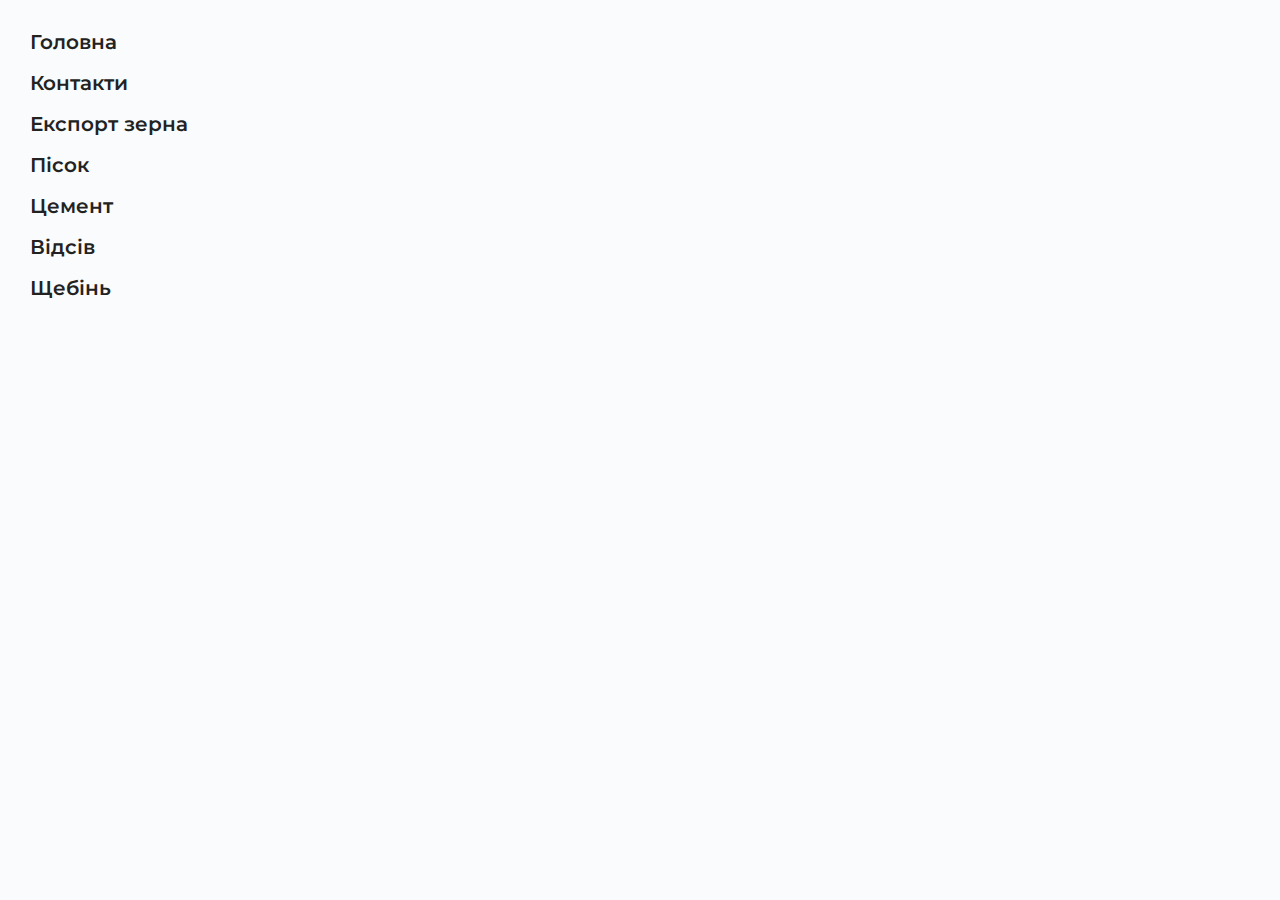
<file: sitemap.html>
<!DOCTYPE html>
<html lang="en">

<head>
    <meta charset="UTF-8">
    <meta name="viewport" content="width=device-width, initial-scale=1.0">
    <title>M-Торент</title>
    <link rel="icon" type="image/x-icon" href="favico.png">
    <link rel="stylesheet" href="css/lib/bootstrap-grid.min.css">
    <link rel="stylesheet" href="https://cdn.jsdelivr.net/npm/swiper@11/swiper-bundle.min.css" />
    <link rel="stylesheet" href="css/style.css">
</head>

<body>
  
    <div class="sitemap">
        <ul>
            <li><a href="index.html" target="_blank">Головна</a></li>
            <li><a href="contacts.html" target="_blank">Контакти</a></li>
            <li><a href="product-page1.html" target="_blank">Експорт зерна</a></li>
            <li><a href="product-page2.html" target="_blank">Пісок</a></li>
            <li><a href="product-page3.html" target="_blank">Цемент</a></li>
            <li><a href="product-page4.html" target="_blank">Відсів</a></li>
            <li><a href="product-page5.html" target="_blank">Щебінь</a></li>
        </ul>
    </div>


    <style>
        .sitemap {
            padding: 30px;
        }

        ul {
            list-style-type: none;
            padding: 0;
            margin: 0;
        }
        li {
            margin-bottom: 15px;
        }

        a {
            text-decoration: none;
            font-size: 20px;
            color: #222;
            font-weight: 600;
        }
    </style>
   
</body>

</html>
</file>
<file: css/style.css>
@import url("https://fonts.googleapis.com/css2?family=Montserrat:ital,wght@0,100..900;1,100..900&display=swap");@media (min-width:1500px){.container{max-width:1420px}}body{margin:0;padding:0;font-family:"Montserrat",sans-serif;line-height:150%;font-size:16px;color:#2D2D2D;background:#F9FBFC}body *{-webkit-box-sizing:border-box;box-sizing:border-box}main{padding-top:112px}h1,h2,h3,h4,h5,h6,p{margin-top:0}h3{color:#000;font-size:52px;font-weight:600;line-height:140%}.text-end{text-align:right}@media (max-width:1599.8px){main{padding-top:90px}h3{font-size:42px}}@media (max-width:1399.8px){h3{font-size:36px}}@media (max-width:767.8px){h3{font-size:32px}}@media (max-width:575.8px){main{padding-top:64px}h3{font-size:24px}}header.header{position:fixed;width:100%;left:0;top:0;height:112px;display:-webkit-box;display:-ms-flexbox;display:flex;-webkit-box-align:center;-ms-flex-align:center;align-items:center;z-index:13;background:#E5E5E5;-webkit-box-shadow:0px 4px 8px 0px rgba(229,229,229,0.25);box-shadow:0px 4px 8px 0px rgba(229,229,229,0.25);-webkit-transition:0.3s;transition:0.3s}header.header.sticky{height:80px}header.header.sticky .header__nav .sublist{top:54px}header.header.sticky .header__logo img{max-width:74px}.header-wrapper{display:-webkit-box;display:-ms-flexbox;display:flex;-webkit-box-align:center;-ms-flex-align:center;align-items:center}.header__logo{width:100%;max-width:96px;-webkit-box-flex:0;-ms-flex:0 0 96px;flex:0 0 96px}.header__logo img{max-width:100%;-webkit-transition:0.3s;transition:0.3s}.header__nav{width:100%;max-width:calc(46% - 96px);-webkit-box-flex:0;-ms-flex:0 0 calc(46% - 96px);flex:0 0 calc(46% - 96px)}.header__nav>ul{list-style-type:none;padding:0;margin:0;display:-webkit-box;display:-ms-flexbox;display:flex;-webkit-box-align:center;-ms-flex-align:center;align-items:center;-webkit-box-pack:justify;-ms-flex-pack:justify;justify-content:space-between;padding-left:60px;padding-right:30px}.header__nav>ul li a{color:#2D2D2D;font-size:18px;font-weight:600;line-height:140%;text-decoration:none;-webkit-transition:0.3s;transition:0.3s}.header__nav>ul li a:hover{color:#3b6018}.header__nav>ul li.submenu{position:relative;padding-right:30px}.header__nav>ul li.submenu:after{content:"";display:inline-block;width:24px;height:24px;background:url("../img/header-arr.svg");vertical-align:middle;position:absolute;right:0;top:50%;margin-top:-14px}.header__nav .sublist{position:absolute;top:70px;list-style-type:none;margin:0;padding:0;background:#333;-webkit-box-shadow:0px 4px 4px 0px rgba(45,45,45,0.25);box-shadow:0px 4px 4px 0px rgba(45,45,45,0.25);padding:16px 0;width:230px;display:none}.header__nav .sublist li{margin-bottom:8px}.header__nav .sublist li:last-child{margin-bottom:0}.header__nav .sublist li a{display:-webkit-box;display:-ms-flexbox;display:flex;-webkit-box-align:center;-ms-flex-align:center;align-items:center;min-height:45px;color:#fff;font-size:18px;font-weight:600;line-height:140%;padding:5px 15px 5px 25px;-webkit-transition:0.3s;transition:0.3s}.header__nav .sublist li a:hover{background-color:rgba(0,0,0,0.2);color:#fff}.header__nav .sublist li a img{max-width:34px;margin-left:10px}.header__infosect{width:100%;max-width:54%;-webkit-box-flex:0;-ms-flex:0 0 54%;flex:0 0 54%;display:-webkit-box;display:-ms-flexbox;display:flex;-webkit-box-align:center;-ms-flex-align:center;align-items:center}.header__infosect .langbox{position:relative;width:100%;max-width:100px;-webkit-box-flex:0;-ms-flex:0 0 100px;flex:0 0 100px}.header__infosect .langbox .activelang{display:-webkit-box;display:-ms-flexbox;display:flex;-webkit-box-align:center;-ms-flex-align:center;align-items:center;width:100%;padding:6px;-webkit-transition:0.3s;transition:0.3s;border-radius:100px;text-decoration:none;cursor:pointer}.header__infosect .langbox .activelang:hover{background:#4A4A4A}.header__infosect .langbox .activelang:hover .langbox_lang{color:#fff}.header__infosect .langbox .langbox__img{width:100%;max-width:36px;-webkit-box-flex:0;-ms-flex:0 0 36px;flex:0 0 36px}.header__infosect .langbox .langbox__img img{vertical-align:top}.header__infosect .langbox .langbox_lang{margin:0;padding-left:12px;color:#2D2D2D;font-size:16px;font-weight:600;width:100%;max-width:calc(100% - 36px);-webkit-box-flex:0;-ms-flex:0 0 calc(100% - 36px);flex:0 0 calc(100% - 36px);display:block;text-decoration:none;-webkit-transition:0.3s;transition:0.3s}.header__infosect .langbox .langbox__dropdown{position:absolute;left:0;top:50px;width:100%;display:none}.header__infosect .langbox .langbox__dropdown ul{list-style-type:none;padding:0;margin:0}.header__infosect .langbox .langbox__dropdown ul li a{width:100%;display:-webkit-box;display:-ms-flexbox;display:flex;-webkit-box-align:center;-ms-flex-align:center;align-items:center;padding:6px;-webkit-transition:0.3s;transition:0.3s;border-radius:100px;text-decoration:none;background:#E5E5E5}.header__infosect .langbox .langbox__dropdown ul li a:hover{background:#4A4A4A}.header__infosect .langbox .langbox__dropdown ul li a:hover .langbox_lang{color:#fff}.header__infosect .headertel{width:100%;max-width:145px;-webkit-box-flex:0;-ms-flex:0 0 145px;flex:0 0 145px;color:#2D2D2D;font-size:18px;font-weight:600;text-decoration:none;-webkit-transition:0.3s;transition:0.3s}.header__infosect .headertel:hover{color:#3b6018}.header__infosect p{margin:0;font-size:18px;font-weight:600;line-height:140%;width:100%;max-width:calc(100% - 245px);-webkit-box-flex:0;-ms-flex:0 0 calc(100% - 245px);flex:0 0 calc(100% - 245px);padding:0 30px}.closemenu,.moblogo,.mobmenu{display:none}@media (max-width:1599.8px){header.header{height:90px}.header__logo img{vertical-align:top}.header__nav .sublist{top:58px}header.header.sticky .header__nav .sublist{top:52px}.header__nav .sublist li{margin-bottom:5px}.header__nav .sublist li a{min-height:42px}.header__infosect .headertel,.header__infosect p,.header__nav .sublist li a,.header__nav>ul li a{font-size:17px}}@media (max-width:1499.8px){.header__infosect p{padding:0 30px}.header__nav>ul li.submenu:after{margin-top:-13px;width:20px;height:20px}.header__nav>ul li.submenu{padding-right:23px}.header__infosect .headertel,.header__infosect p,.header__nav .sublist li a,.header__nav>ul li a{font-size:16px}}@media (max-width:1399.8px){.header__nav>ul{padding-left:30px}.header__infosect p{padding-left:50px}}@media (max-width:1199.8px){.header__nav>ul{padding-left:30px;padding-right:20px}.header__infosect p{padding-left:20px;padding-right:20px;display:none}.header__infosect{max-width:40%;-webkit-box-flex:0;-ms-flex:0 0 40%;flex:0 0 40%;-webkit-box-pack:end;-ms-flex-pack:end;justify-content:flex-end}.header__nav{max-width:calc(60% - 96px);-webkit-box-flex:0;-ms-flex:0 0 calc(60% - 96px);flex:0 0 calc(60% - 96px)}.header__infosect .headertel,.header__infosect p,.header__nav .sublist li a,.header__nav>ul li a{font-size:15px}}@media (max-width:991.8px){.header-wrapper{-webkit-transform:translateX(calc(100% + 150px));transform:translateX(calc(100% + 150px));-webkit-transition:0.5s;transition:0.5s;display:block;z-index:5}.header-wrapper .header__logo{display:none}.header-wrapper.show{-webkit-transform:translateX(150px);transform:translateX(150px)}.header-wrapper{position:fixed;width:calc(100% - 150px);height:100vh;top:0;left:0;background:#393939;padding:140px 60px 60px 60px;overflow:auto}.header-wrapper:after{content:"";display:block;height:1px;width:100%;position:absolute;left:0;top:90px;background:#fff}.header-wrapper .header__nav{max-width:100%}.header-wrapper .header__nav>ul{display:block}.header-wrapper .header__nav>ul li a{display:block;color:#fff}.header-wrapper .header__infosect{max-width:100%}.header__infosect .headertel,.header__infosect .langbox .langbox_lang{color:#fff}.header__infosect p{display:none}.header__nav>ul li.submenu>a:after{background:url(../img/header-arr-white.svg)!important}.overlay{position:fixed;top:0;left:0;width:100%;height:100%;background-color:rgba(0,0,0,0.5);display:none;z-index:3}header.header.sticky{height:90px}.moblogo,.mobmenu{display:inline-block}header.header .container{position:relative;display:-webkit-box;display:-ms-flexbox;display:flex;-webkit-box-pack:justify;-ms-flex-pack:justify;justify-content:space-between;-webkit-box-align:center;-ms-flex-align:center;align-items:center}.moblogo img{vertical-align:top;max-width:80px}.mobmenu{outline:none;padding:0;border:none;width:46px;height:46px;background:transparent}.mobmenu img{width:30px;vertical-align:top}.closemenu{display:inline-block;border:none;background:transparent;padding:0;position:absolute;right:30px;top:22px}.header__infosect{display:block}.header__nav>ul{padding:0;margin-bottom:50px}.header__nav>ul li{margin-bottom:15px}.header__nav>ul li a{font-size:20px}.header__nav .sublist{position:relative;top:initial;background:transparent;-webkit-box-shadow:none;box-shadow:none}.header__nav .sublist li a{color:#2D2D2D}.header__nav>ul li.submenu:after{display:none}.header__nav>ul li.submenu>a{display:block}.header__nav>ul li.submenu>a:after{content:"";display:inline-block;width:24px;height:24px;background:url(../img/header-arr.svg);vertical-align:middle;position:absolute;right:0;top:0}.header__infosect .headertel{font-size:20px;margin-bottom:30px;display:block;max-width:100%}.header__infosect p{padding-left:0;font-size:20px;padding-right:0;max-width:100%;margin-bottom:20px}.header__infosect .langbox .langbox_lang{font-size:20px}.langbox__img img{vertical-align:top}header.header.sticky .header__nav .sublist{top:initial}.sublist a img{vertical-align:middle}.header__infosect .langbox .activelang{background:#4A4A4A}.header__infosect .langbox .langbox__dropdown{display:inline-block!important}.header__infosect .langbox .langbox__dropdown ul li a{background:transparent}}@media (max-width:575.8px){header.header,header.header.sticky{height:64px}header.header .moblogo img,header.header.sticky .moblogo img{max-width:48px}.mobmenu img{width:24px}.closemenu{width:40px;height:40px;right:15px;top:15px}.closemenu img{width:100%}.header-wrapper{padding:70px 40px 30px 40px}.header__infosect .headertel,.header__infosect .langbox .langbox_lang,.header__infosect p,.header__nav>ul li a{font-size:18px}.header__nav>ul li.submenu>a:after{top:-2px}.header-wrapper:after{top:64px}.closemenu{right:10px;top:12px}.header-wrapper.show{-webkit-transform:translateX(70px);transform:translateX(70px)}.header-wrapper{width:calc(100% - 70px);padding:90px 20px 20px 20px}}.mainslider{position:relative}.mainslider .slidewrapper{height:calc(100vh - 112px);position:relative}.mainslider .slidewrapper>img{position:absolute;left:0;top:0;z-index:1;width:100%;height:100%;-o-object-fit:cover;object-fit:cover;-o-object-position:50% 50%;object-position:50% 50%}.mainslider .msl .swiper-pagination .swiper-pagination-bullet{height:2px;width:36px;border-radius:6px;background:#fff;opacity:1;margin:0 8px;-webkit-transition:0.3s;transition:0.3s}.mainslider .msl .swiper-pagination .swiper-pagination-bullet.swiper-pagination-bullet-active{background:#3B6018;width:72px}.mainslider .mainslider__descr{position:absolute;z-index:2;left:0;width:100%;bottom:148px}.mainslider .mainslider__descr h1{color:#fff;font-size:52px;font-weight:600;line-height:140%;margin-bottom:80px}.mainslider .mainslider__descr a{display:-webkit-inline-box;display:-ms-inline-flexbox;display:inline-flex;-webkit-box-align:center;-ms-flex-align:center;align-items:center;width:210px;padding:12px 20px;border-radius:30px;border:1px solid #FFF;text-decoration:none;-webkit-transition:0.3s;transition:0.3s}.mainslider .mainslider__descr a img{width:100%;max-width:34px;height:34px;-webkit-box-flex:0;-ms-flex:0 0 34px;flex:0 0 34px}.mainslider .mainslider__descr a span{width:100%;max-width:calc(100% - 34px);-webkit-box-flex:0;-ms-flex:0 0 calc(100% - 34px);flex:0 0 calc(100% - 34px);color:#fff;font-size:24px;font-weight:600;line-height:140%;-webkit-transition:0.3s;transition:0.3s}.mainslider .mainslider__descr a:hover{border:1px solid #4A4A4A;background:#4A4A4A;color:#FFF}.mainslider .mainslider__descr a:hover span{color:#A0E832}.aboutsect{padding:119px 0 20px}.wrapdescrimg{position:relative}.wrapdescrimg img{width:100%;vertical-align:top;padding-top:10px}.wrapdescrimg .descrimg{position:absolute;left:0;bottom:0;width:196px;padding:22px 26px;background:-webkit-gradient(linear,left top,right top,color-stop(2.85%,rgba(0,0,0,0.6)),color-stop(47.12%,rgba(0,0,0,0.55)),color-stop(112.15%,rgba(0,0,0,0)));background:linear-gradient(90deg,rgba(0,0,0,0.6) 2.85%,rgba(0,0,0,0.55) 47.12%,rgba(0,0,0,0) 112.15%)}.wrapdescrimg .descrimg p{margin:0;color:#EFEFEF;font-size:16px;line-height:140%;padding-left:12px;position:relative}.wrapdescrimg .descrimg p:after{content:"";display:inline-block;width:1px;height:100%;position:absolute;left:0;top:0;background:#fff}.aboutsect__description h3{margin-bottom:20px}.aboutsect__description p{color:#2D2D2D;margin-bottom:10px}.aboutsect__description p:last-child{margin-bottom:0}.abbenefits{margin-top:80px;text-align:center}.abbenefits img{max-width:100%;height:121px;-webkit-box-shadow:2px 2px 4px 0px rgba(129,129,129,0.25);box-shadow:2px 2px 4px 0px rgba(129,129,129,0.25);border-radius:50%;-webkit-backdrop-filter:blur(2px);backdrop-filter:blur(2px);margin-bottom:24px}.abbenefits p{margin:0;padding:10px;color:#000;font-size:18px;font-weight:600;line-height:140%}.ouroffers{padding:100px 0 120px}.ouroffers h3{margin-bottom:50px}.ouroffers__box{height:440px;position:relative;overflow:hidden;text-decoration:none;display:block;margin-bottom:20px}.ouroffers__box>img{width:100%;height:100%;-o-object-fit:cover;object-fit:cover;-o-object-position:50% 50%;object-position:50% 50%;-webkit-transition:0.5s;transition:0.5s;-webkit-transform:scale(1.05);transform:scale(1.05)}.ouroffers__box .ouroffers__boxdescr{padding:12px 24px;min-height:196px;background:rgba(0,0,0,0.5);position:absolute;left:0;bottom:0;width:100%}.ouroffers__box .ouroffers__boxdescr p{color:#fff;line-height:140%;margin-bottom:12px;display:-webkit-box;-webkit-line-clamp:3;-webkit-box-orient:vertical;overflow:hidden}.ouroffers__box .ouroffers__boxdescr .title{margin-bottom:8px;font-size:24px;font-weight:600}.ouroffers__box .ouroffers__box-arr{vertical-align:top}.ouroffers__box:hover>img{-webkit-transform:scale(1.01);transform:scale(1.01)}.col-xl-8 .ouroffers__box .ouroffers__boxdescr{min-height:174px}.consultation{padding:100px 0;position:relative}.consultation>img{position:absolute;left:0;top:0;width:100%;height:100%;-o-object-fit:cover;object-fit:cover;-o-object-position:50% 50%;object-position:50% 50%}.consultation .consultation-wrapper{margin:0 auto;max-width:1034px;padding:50px 60px;background:rgba(255,255,255,0.8);position:relative;z-index:2;text-align:center}.consultation .consultation-wrapper p{color:#000;font-size:24px;line-height:140%;margin-bottom:34px}.consultation .consultation-wrapper .title{font-size:48px;font-weight:600}.consultation .consultation-wrapper a{display:-webkit-inline-box;display:-ms-inline-flexbox;display:inline-flex;-webkit-box-align:center;-ms-flex-align:center;align-items:center;min-height:58px;border-radius:30px;border:1px solid #3B6018;padding:5px 20px;color:#3B6018;font-size:24px;font-weight:600;line-height:140%;text-decoration:none;-webkit-transition:0.3s;transition:0.3s}.consultation .consultation-wrapper a img{margin-left:10px}.consultation .consultation-wrapper a:hover{border:1px solid #4A4A4A;background:#4A4A4A;color:#FFF}.mainslider .slidewrapper{min-height:560px}.ouroffers__box .ouroffers__boxdescr .learmore{margin:0;display:-webkit-box;display:-ms-flexbox;display:flex;-webkit-box-align:center;-ms-flex-align:center;align-items:center;-webkit-box-pack:end;-ms-flex-pack:end;justify-content:flex-end}.ouroffers__box .ouroffers__boxdescr .learmore span{opacity:0;-webkit-transform:translateY(10px);transform:translateY(10px);font-weight:600;font-size:18px;color:#63A029;-webkit-transition:0.3s;transition:0.3s;width:100%;max-width:calc(100% - 58px);-webkit-box-flex:0;-ms-flex:0 0 calc(100% - 58px);flex:0 0 calc(100% - 58px)}.ouroffers__box .ouroffers__boxdescr .learmore .ouroffers__box-arr{margin-left:10px;width:100%;max-width:48px;-webkit-box-flex:0;-ms-flex:0 0 48px;flex:0 0 48px}.ouroffers__box:hover .ouroffers__boxdescr .learmore span{opacity:1;-webkit-transform:translateY(0);transform:translateY(0)}@media (max-width:1599.8px){.mainslider .slidewrapper{height:calc(100vh - 90px);position:relative}.mainslider .mainslider__descr{bottom:100px}.mainslider .mainslider__descr h1{margin-bottom:40px;font-size:48px}.aboutsect{padding:100px 0 20px}.abbenefits img{margin-bottom:10px}.ouroffers h3{margin-bottom:40px}.ouroffers{padding:100px 0 80px}.consultation .consultation-wrapper .title{font-size:42px}.consultation .consultation-wrapper p{margin-bottom:26px}.consultation .consultation-wrapper p{font-size:21px}}@media (max-width:1399.8px){.mainslider .mainslider__descr a span{font-size:21px}.mainslider .mainslider__descr h1{font-size:42px}.aboutsect{padding:80px 0 20px}.wrapdescrimg .descrimg{padding:15px}.abbenefits img{height:90px}.abbenefits{margin-top:60px}.abbenefits p{font-size:16px}.ouroffers{padding:80px 0 60px}.ouroffers__box{height:340px}.ouroffers__box .ouroffers__boxdescr .title{font-size:21px}.ouroffers__box .ouroffers__boxdescr p{font-size:15px;margin-bottom:5px}.ouroffers__box .ouroffers__box-arr{width:40px}.ouroffers__box .ouroffers__boxdescr{min-height:190px}.col-xl-8 .ouroffers__box .ouroffers__boxdescr{min-height:155px}.consultation .consultation-wrapper .title{font-size:36px}.consultation .consultation-wrapper .title{margin-bottom:20px}.consultation .consultation-wrapper p{font-size:18px}.consultation .consultation-wrapper a{font-size:21px}.consultation{padding:70px 0}}@media (max-width:1199.8px){.abbenefits p{font-weight:500;padding:0;font-size:15px}.ouroffers__box .ouroffers__boxdescr{padding:10px}.ouroffers__box{height:300px}.aboutsect__description h3{margin-bottom:10px}.ouroffers h3{margin-bottom:20px}}@media (max-width:991.8px){.wrapdescrimg img{padding-top:0}.aboutsect__description{margin-top:20px}.abbenefits p{font-size:16px;font-weight:600}.abbenefit{margin-bottom:20px}.ouroffers{padding:60px 0}.consultation .consultation-wrapper .title{font-size:28px}.ouroffers__box .ouroffers__boxdescr .learmore span{font-size:16px}}@media (max-width:767.8px){.mainslider .mainslider__descr h1{font-size:36px;line-height:130%;margin-bottom:30px}.mainslider .mainslider__descr a{padding:8px 10px 8px 15px}.mainslider .mainslider__descr a span{font-size:18px}.aboutsect{padding:60px 0 20px}.consultation .consultation-wrapper .title{font-size:24px}.consultation .consultation-wrapper{padding:40px}.mainslider .slidewrapper{height:calc(100vh - 64px);position:relative}.mainslider .mainslider__descr{bottom:40px}.mainslider .mainslider__descr h1{font-size:28px}}@media (max-width:575.8px){.mainslider .mainslider__descr h1{font-size:24px;line-height:140%}.mainslider .mainslider__descr{bottom:100px}.mainslider .mainslider__descr a span{font-size:21px}.aboutsect{padding:48px 0 10px}.aboutsect{overflow:hidden}.wrapdescrimg{margin-left:-12px;width:calc(100% + 24px);height:300px;position:relative;overflow:hidden}.wrapdescrimg img{width:100%;height:100%;-o-object-fit:cover;object-fit:cover;-o-object-position:50% 50%;object-position:50% 50%}.wrapdescrimg .descrimg{padding:22px 26px}.abbenefits{margin-top:24px}.abbenefits .abbenefit{display:-webkit-box;display:-ms-flexbox;display:flex;-webkit-box-align:center;-ms-flex-align:center;align-items:center;-ms-flex-wrap:wrap;flex-wrap:wrap;margin-bottom:24px}.abbenefits .abbenefit img{width:100%;max-width:74px;-webkit-box-flex:0;-ms-flex:0 0 74px;flex:0 0 74px;margin:0;height:74px}.abbenefits .abbenefit p{width:100%;max-width:calc(100% - 74px);-webkit-box-flex:0;-ms-flex:0 0 calc(100% - 74px);flex:0 0 calc(100% - 74px);padding-left:14px}.ouroffers{padding:20px 0}.ouroffers__box{height:360px}.ouroffers__box .ouroffers__boxdescr .title{font-size:24px}.ouroffers__box .ouroffers__boxdescr p{font-size:16px}.consultation .consultation-wrapper .title,.consultation .consultation-wrapper p{margin-bottom:16px}.consultation .consultation-wrapper a{padding:5px 15px}.consultation .consultation-wrapper a{width:100%;-webkit-box-pack:center;-ms-flex-pack:center;justify-content:center}.mainslider .swiper-slide:first-child .slidewrapper>img{-o-object-position:31% 50%;object-position:31% 50%}.mainslider .swiper-slide:nth-child(2) .slidewrapper>img{-o-object-position:60% 50%;object-position:60% 50%}.mainslider .swiper-slide:nth-child(3) .slidewrapper>img{-o-object-position:100% 50%;object-position:100% 50%}.abbenefits{margin-top:48px}.aboutsect{padding:48px 0 4px}}@media (max-width:360.8px){.consultation .consultation-wrapper{padding:40px 20px}.consultation .consultation-wrapper a{font-size:18px}}.contactspage{padding:120px 0 120px;background-color:#F9FBFC}.contactspage__info h1{color:#000;font-size:52px;font-style:normal;font-weight:600;line-height:140%;margin-bottom:32px}.contactspage__infosect{margin-bottom:32px}.contactspage__infosect:last-child{margin-bottom:0}.contactspage__infosect h3{margin-bottom:12px;color:var(--Black-950,#2D2D2D);font-size:24px;font-style:normal;font-weight:600;line-height:140%}.contactspage__infosect p{color:var(--Black-950,#2D2D2D);font-size:16px;font-style:normal;line-height:140%;margin:0}.contactspage__infosect a{color:var(--Black-950,#2D2D2D);font-size:16px;font-style:normal;line-height:140%;text-decoration:none;-webkit-transition:0.4s;transition:0.4s}.contactspage__infosect a:hover{color:#3b6018}.socials{padding:0}.socials li{list-style:none}.socials li+li{margin-top:10px}.socials li a{display:-webkit-box;display:-ms-flexbox;display:flex;-webkit-box-align:center;-ms-flex-align:center;align-items:center}.socials img{width:36px;height:36px;background-size:cover;margin-right:18px}.contactspage__form{padding-top:20px}.contactspage__form h2{color:#000;font-size:36px;font-style:normal;font-weight:600;line-height:normal;margin-bottom:32px}.inputfield{margin-bottom:20px}.inputfield:last-child{margin-bottom:0}.inputfield>span{color:#000;font-size:12px;font-style:normal;font-weight:400;line-height:normal;margin-left:16px;margin-bottom:2px;display:block}.inputfield input,.inputfield textarea{padding:21px 16px 9px 16px;border-radius:4px 4px 0px 0px;background:#FFF;-webkit-box-shadow:0px 4px 8px 0px rgba(229,229,229,0.25);box-shadow:0px 4px 8px 0px rgba(229,229,229,0.25);color:#8C8C8C;font-family:Montserrat;font-size:16px;font-style:normal;font-weight:400;line-height:140%;width:100%;resize:none;border:none;outline:none}.inputfield input::-webkit-input-placeholder,.inputfield textarea::-webkit-input-placeholder{color:#8C8C8C;font-family:Montserrat;font-size:16px;font-style:normal;font-weight:400;line-height:140%}.inputfield input::-moz-placeholder,.inputfield textarea::-moz-placeholder{color:#8C8C8C;font-family:Montserrat;font-size:16px;font-style:normal;font-weight:400;line-height:140%}.inputfield input:-ms-input-placeholder,.inputfield textarea:-ms-input-placeholder{color:#8C8C8C;font-family:Montserrat;font-size:16px;font-style:normal;font-weight:400;line-height:140%}.inputfield input::-ms-input-placeholder,.inputfield textarea::-ms-input-placeholder{color:#8C8C8C;font-family:Montserrat;font-size:16px;font-style:normal;font-weight:400;line-height:140%}.inputfield input::placeholder,.inputfield textarea::placeholder{color:#8C8C8C;font-family:Montserrat;font-size:16px;font-style:normal;font-weight:400;line-height:140%}.inputfield textarea{height:143px;margin-bottom:48px}.formbtn{position:relative;display:inline-block;width:215px}.formbtn:hover input{border:1px solid #4A4A4A;background:#4A4A4A;color:#FFF}.formbtn:active input{border:1px solid var(--Black-850,#393939);background:var(--Black-850,#393939)}.formbtn img{position:absolute;top:50%;-webkit-transform:translateY(-50%);transform:translateY(-50%);right:20px;width:34px;height:34px;background-size:cover;cursor:pointer}.formbtn input{width:100%;height:58px;color:#3B6018;border-radius:30px;border:1px solid #3B6018;font-size:24px;font-style:normal;font-weight:600;line-height:140%;padding:12px 20px;text-align:left;background:transparent;cursor:pointer;-webkit-transition:0.3s;transition:0.3s}.select2.select2-container{margin-left:0;width:100%!important}.select2-container .select2-selection--single{height:auto}.select2-container .select2-selection--single .select2-selection__rendered{padding-left:0;padding-right:0}.select2-container--default .select2-selection--single .select2-selection__arrow{height:26px;position:absolute;top:calc(50% - 24px);right:19px;height:48px;width:48px;-webkit-transition:0.2s;transition:0.2s;background-image:url(../img/select-arrow.svg)}.select2-container--default .select2-selection--single .select2-selection__arrow b{display:none}.select2-container--open .select2-selection__arrow{-webkit-transform:rotate(180deg);transform:rotate(180deg)}.select2-container--default .select2-selection--single .select2-selection__rendered{color:#000;font-size:18px;font-style:normal;font-weight:600;line-height:normal}.select2-container--default .select2-selection--single{background:#FFF;padding:17px;border-radius:0;border:none;-webkit-box-shadow:0px 4px 8px 0px rgba(229,229,229,0.25);box-shadow:0px 4px 8px 0px rgba(229,229,229,0.25)}.select2-dropdown{-webkit-box-shadow:0px 4px 8px 0px rgba(229,229,229,0.25);box-shadow:0px 4px 8px 0px rgba(229,229,229,0.25);background-color:white;border:none;border-radius:0px;position:absolute;padding:19px}.select2-results__option{color:#000;padding:11px 10px;font-size:18px;font-style:normal;font-weight:600;line-height:140%}.select2-results__option:last-child{margin-bottom:0;position:relative;padding-left:44px}.select2-results__option:last-child:before{position:absolute;content:"";width:34px;height:34px;background-image:url(../img/wheat_icon.svg);top:calc(50% - 17px);left:0;-webkit-transition:0.3s;transition:0.3s}.select2-container--default .select2-results__option--highlighted,.select2-results__option.select2-results__option--selectable{position:relative;-webkit-transition:0.1s;transition:0.1s}.select2-container--default .select2-results__option--highlighted.select2-results__option--selectable{background-color:#3b6018}.select2.select2-container.select2-container--default.select2-container--below.select2-container--focus{outline:none;-webkit-tap-highlight-color:rgba(255,255,255,0);-webkit-focus-ring-color:rgba(0,0,0,0);-webkit-touch-callout:none;-webkit-user-select:none;-moz-user-select:none;-ms-user-select:none;user-select:none;-webkit-tap-highlight-color:transparent!important}.select2-container--default .select2-results>.select2-results__options{max-height:400px}@media (max-width:1399.8px){.contactspage{padding:100px 0 100px;background-color:#F9FBFC}.contactspage__info h1{font-size:48px;margin-bottom:40px}.contactspage__form h2{font-size:32px;margin-bottom:40px}}@media (max-width:991.8px){.contactspage__form{padding-top:50px}.contactspage{padding:70px 0 100px}}@media (max-width:575.8px){.contactspage__infosect h3{margin-bottom:8px;font-size:18px}.select2-dropdown{padding:10px}.select2-container--default .select2-selection--single .select2-selection__rendered{font-size:16px}.contactspage{padding:48px 0 80px}.inputfield textarea{height:200px;margin-bottom:24px}.contactspage__info h1{font-size:24px;margin-bottom:24px}.contactspage__form{padding-top:40px}.contactspage__infosect{margin-bottom:20px}.contactspage__form h2{font-size:24px;margin-bottom:25px}}.productsection{padding:120px 0 120px}.productsection .row{margin-bottom:120px}.productsection .row:last-child{margin-bottom:0}.productsection .row:nth-child(2n){-webkit-box-orient:horizontal;-webkit-box-direction:reverse;-ms-flex-direction:row-reverse;flex-direction:row-reverse}.productsection .row:nth-child(2n) .imgwrap{padding-right:100px}.productsection .descrwrap{padding-right:100px}.productsection .descrwrap h1{color:#000;font-size:52px;font-weight:600;line-height:140%;margin-bottom:32px}.productsection .descrwrap h2,.productsection .descrwrap h3{margin-bottom:32px;color:#000;font-size:36px;font-weight:600;line-height:140%}.productsection .descrwrap h4{margin-bottom:20px;font-size:24px}.productsection .descrwrap h5{font-size:21px}.productsection .descrwrap h6{font-size:18px}.productsection .descrwrap .descr p{color:#2D2D2D}.productsection .descrwrap .descr p:last-child{margin-bottom:0}.productsection .imgwrap img{width:100%;vertical-align:top}.productsection .subprsect{margin-top:120px}.productsection .subprsect .subdescrwrap h3{margin-bottom:32px;color:#000;font-size:36px;font-weight:600;line-height:140%}.productsection .subprsect .subdescrwrap .descr p{color:#2D2D2D}.productsection .subprsect .subdescrwrap .descr p:last-child{margin-bottom:0}.productsection .subprsect .subimgwrap{padding-right:100px}.productsection .subprsect .subimgwrap img{width:100%;vertical-align:top}.interestedsect{background:#393939;text-align:center;padding:32px 0 48px}.interestedsect h3{color:#fff;margin-bottom:32px;font-size:52px;font-weight:600;line-height:140%}.interestedsect a{display:-webkit-inline-box;display:-ms-inline-flexbox;display:inline-flex;-webkit-box-align:center;-ms-flex-align:center;align-items:center;min-height:58px;border-radius:30px;border:1px solid #fff;padding:5px 20px;color:#fff;font-size:24px;font-weight:600;line-height:140%;text-decoration:none;-webkit-transition:0.3s;transition:0.3s}.interestedsect a img{margin-left:10px;width:34px}.interestedsect a:hover{color:#A0E832;border-color:#A0E832}.faq{padding:120px 0 20px}.faq .faq__leftbox{max-width:335px}.faq .faq__leftbox p{color:#2D2D2D;line-height:138%}.faq .faq__leftbox p:last-child{margin-bottom:0}.faq .faq__leftbox .title{color:#000;font-size:36px;font-weight:600}.faq .faqsect .faqrow{-webkit-box-shadow:0px 4px 8px 0px rgba(229,229,229,0.25);box-shadow:0px 4px 8px 0px rgba(229,229,229,0.25);background:#fff;margin-bottom:24px;position:relative}.faq .faqsect .faqrow:last-child{margin-bottom:0}.faq .faqsect .faqrow .faqrow_title{cursor:pointer;padding:19px 70px 19px 19px}.faq .faqsect .faqrow .faqrow_title p{margin:0;color:#000;font-size:24px;font-weight:600;line-height:140%}.faq .faqsect .faqrow .faqrow_title:after{content:"";display:inline-block;width:48px;height:48px;background:url("../img/faq-arr.svg") no-repeat center/100%;-webkit-transition:0.3s;transition:0.3s;position:absolute;right:19px;top:50%;-webkit-transform:translateY(-50%) rotate(0);transform:translateY(-50%) rotate(0)}.faq .faqsect .faqrow .faqrow_descr{display:none;padding:0 112px 19px 19px}.faq .faqsect .faqrow .faqrow_descr p{margin-bottom:0;color:#2D2D2D;line-height:140%}.faq .faqsect .faqrow.open .faqrow_title:after{-webkit-transform:translateY(-50%) rotate(119deg);transform:translateY(-50%) rotate(119deg)}.suggestions{padding:100px 0 120px}.suggestions h3{margin-bottom:60px}.gallery{padding:20px 0 70px}.gallery__title{color:#000;font-size:52px;font-weight:600;line-height:140%;margin-bottom:32px;text-align:center}.gallery__wrapper{position:relative;padding:0 30px}.gallery__wrapper .swiper-button-next:after,.gallery__wrapper .swiper-button-prev:after,.gallery__wrapper .swiper-rtl .swiper-button-next:after,.gallery__wrapper .swiper-rtl .swiper-button-prev:after{display:none}.gallery__wrapper .swiper-button-prev,.gallery__wrapper .swiper-rtl .swiper-button-next{-webkit-transform:rotate(180deg);transform:rotate(180deg);left:-25px}.gallery__wrapper .swiper-button-next,.gallery__wrapper .swiper-rtl .swiper-button-prev{right:-25px}.gallery__wrapper .swiper-button-next,.gallery__wrapper .swiper-button-prev,.gallery__wrapper .swiper-rtl .swiper-button-next,.gallery__wrapper .swiper-rtl .swiper-button-prev{-webkit-transition:0.3s;transition:0.3s;outline:none;width:35px;height:35px}.gallery__wrapper .swiper-button-next:hover,.gallery__wrapper .swiper-button-prev:hover,.gallery__wrapper .swiper-rtl .swiper-button-next:hover,.gallery__wrapper .swiper-rtl .swiper-button-prev:hover{opacity:0.8}.fancybox__thumbs .carousel__slide .fancybox__thumb:after{border-color:#A0E832}.gallery__slider{height:400px}.gallery__slider a{display:block;width:100%;height:100%}.gallery__slider img{width:100%;height:100%;-o-object-fit:cover;object-fit:cover}.gallery__slider video{max-width:100%;max-height:100%;background-size:cover}.gallery__slider .plyr--video{height:100%}.gallery__slider .plyr__control--overlaid{background:#6c9b1c}.gallery__slider .plyr--full-ui input[type=range]{color:#6c9b1c}.gallery__slider .plyr--video .plyr__control.plyr__tab-focus,.gallery__slider .plyr--video .plyr__control:hover,.gallery__slider .plyr--video .plyr__control[aria-expanded=true]{background:#87be34}@media (max-width:1599.8px){.productsection{padding:80px 0}.productsection .descrwrap h1{font-size:48px}.productsection .subprsect{margin-top:80px}.productsection .subprsect .subdescrwrap h3{font-size:32px}.interestedsect h3{font-size:42px;margin-bottom:20px}.faq{padding:80px 0 20px}.faq .faq__leftbox .title{font-size:32px}.faq .faqsect .faqrow .faqrow_title p{font-size:21px}.suggestions{padding:80px 0 60px}.suggestions .ouroffers__box .ouroffers__boxdescr{min-height:215px}.suggestions .ouroffers__box .ouroffers__boxdescr .title{min-height:initial}}@media (max-width:1440.8px){.gallery__slider{height:30vw}.productsection .descrwrap h1{font-size:42px;margin-bottom:25px}.productsection .subprsect .subdescrwrap h3{margin-bottom:25px}.suggestions .ouroffers__box{height:400px}.suggestions .ouroffers__box .ouroffers__boxdescr .title{font-size:21px}.suggestions h3{margin-bottom:30px}.productsection .descrwrap h2,.productsection .descrwrap h3{font-size:28px}.productsection .descrwrap h4{font-size:21px}.productsection .descrwrap h5{font-size:18px}.productsection .descrwrap h6{font-size:16px}}@media (max-width:1399.8px){.gallery__title{font-size:36px;line-height:120%}.interestedsect h3{font-size:36px}.suggestions .ouroffers__box .ouroffers__boxdescr{height:200px;min-height:initial}}@media (max-width:1199.8px){.productsection .descrwrap{padding-right:0}.productsection .subprsect .subimgwrap{padding-right:0}.faq .faq__leftbox{margin-bottom:30px;max-width:100%}.productsection .row:nth-child(2n) .imgwrap{padding-right:0}.productsection .row{margin-bottom:80px}}@media (max-width:991.8px){.productsection{padding:60px 0}.subprsect .col-lg-6:first-child{-webkit-box-ordinal-group:3;-ms-flex-order:2;order:2}.subprsect .col-lg-6:nth-child(2){-webkit-box-ordinal-group:2;-ms-flex-order:1;order:1}.productsection .subprsect{margin-top:60px}.productsection .descrwrap,.subdescrwrap{margin-bottom:20px}.productsection .descrwrap h2,.productsection .descrwrap h3{margin-bottom:20px}}@media (max-width:767.8px){.gallery__slider{height:45vw}}@media (max-width:575.8px){.gallery__wrapper .swiper-button-next,.gallery__wrapper .swiper-button-prev,.gallery__wrapper .swiper-rtl .swiper-button-next,.gallery__wrapper .swiper-rtl .swiper-button-prev{width:30px;height:30px}.gallery__wrapper{padding:0px 40px}.gallery__wrapper .swiper-button-prev,.gallery__wrapper .swiper-rtl .swiper-button-next{left:0px}.gallery__wrapper .swiper-button-next,.gallery__wrapper .swiper-rtl .swiper-button-prev{right:0px}.gallery__title{font-size:28px;line-height:120%;margin-bottom:25px}.gallery__slider{height:45vw}.productsection{padding:48px 0}.productsection .descrwrap h1{font-size:24px;margin-bottom:16px}.productsection .descrwrap,.subdescrwrap{margin-bottom:48px}.productsection .subprsect{margin-top:48px}.productsection .subprsect .subdescrwrap h3{font-size:24px;margin-bottom:16px}.interestedsect{padding:24px 0 32px}.interestedsect h3{font-size:24px;margin-bottom:16px}.faq{padding:48px 0 20px}.faq .faq__leftbox .title{font-size:24px;margin-bottom:16px}.faq .faqsect .faqrow .faqrow_title{padding:8px 70px 8px 19px;position:relative}.faq .faqsect .faqrow .faqrow_title p{font-size:18px}.faq .faqsect .faqrow .faqrow_descr{padding-right:19px}.suggestions{padding:48px 0}.suggestions h3{margin-bottom:20px}.suggestions .ouroffers__box{height:360px}.suggestions .ouroffers__box .ouroffers__boxdescr p{font-size:15px}.faq .faqsect .faqrow .faqrow_title:after{width:42px;height:42px}.productsection .descrwrap,.subdescrwrap{margin-bottom:30px}.productsection .row{margin-bottom:50px}.productsection .descrwrap h2,.productsection .descrwrap h3{font-size:21px}.productsection .descrwrap h4{font-size:19px}.productsection .descrwrap h5{font-size:17px}.productsection .descrwrap h6{font-size:16px}.productsection .descrwrap ol,.productsection .descrwrap ul{padding-left:25px}.faq .faqsect .faqrow .faqrow_title{min-height:60px;-webkit-box-align:center;-ms-flex-align:center;align-items:center;display:-webkit-box;display:-ms-flexbox;display:flex}.suggestions .ouroffers__box .ouroffers__boxdescr{height:215px}.suggestions .ouroffers__box .ouroffers__boxdescr p{display:-webkit-box;-webkit-line-clamp:2;-webkit-box-orient:vertical;overflow:hidden;min-height:auto}.suggestions .ouroffers__box .ouroffers__boxdescr{height:200px;min-height:initial}.suggestions .ouroffers__box .ouroffers__boxdescr .text-end{position:absolute;right:15px;bottom:15px}}@media (max-width:360.8px){.faq .faqsect .faqrow .faqrow_title p{font-size:16px}}.news{padding:80px 0 100px}.news__content h1{color:#000;font-size:52px;font-weight:600;line-height:140%;margin-bottom:32px}.news__content h2,.news__content h3{margin-bottom:32px;color:#000;font-size:36px;font-weight:600;line-height:140%}.news__content a{font-weight:500;color:#3b6018;-webkit-transition:0.3s;transition:0.3s}.news__content a:hover{opacity:0.6}@media (max-width:1599.8px){.news__content h1{font-size:48px}.news__content h2,.news__content h3{font-size:32px}}@media (max-width:1440.8px){.news{padding:60px 0 80px}.news__content h1{font-size:42px;margin-bottom:25px}.news__content h2,.news__content h3{font-size:28px}}@media (max-width:991.8px){.news__content h1{font-size:36px;margin-bottom:20px}.news__content h2,.news__content h3{font-size:24px}}@media (max-width:575.8px){.news__content h1{font-size:24px;margin-bottom:16px}.news__content h2,.news__content h3{font-size:21px}}footer.footer{padding:80px 0}footer.footer .footerlogo img{max-width:140px}footer.footer .footerlists{display:-webkit-box;display:-ms-flexbox;display:flex;-ms-flex-wrap:wrap;flex-wrap:wrap;-webkit-box-pack:justify;-ms-flex-pack:justify;justify-content:space-between;padding:0 30px 0 50px}footer.footer .footerlist{max-width:300px}footer.footer .footerlist p{color:#000;font-size:18px;line-height:140%;margin:0}footer.footer .footerlist .title{margin-bottom:16px;font-size:24px;font-weight:600}footer.footer.grey{background:#393939}footer.footer.grey .footerlist p{color:#fff}@media (max-width:1599.8px){footer.footer .footerlist .title{font-size:21px;margin-bottom:10px}footer.footer .footerlist p{font-size:16px}footer.footer{padding:70px 0}footer.footer .footerlogo img{max-width:120px}}@media (max-width:1199.8px){footer.footer .footerlist{max-width:230px}footer.footer .footerlist p{font-size:15px}footer.footer .footerlist .title{font-size:18px;margin-bottom:5px}footer.footer .footerlogo img{max-width:110px}footer.footer{padding:60px 0}}@media (max-width:991.8px){footer.footer{padding:30px 0 50px}footer.footer .col-lg-2{text-align:center}footer.footer .footerlists{padding-top:20px}footer.footer .footerlists{padding-left:0;padding-right:0}}@media (max-width:767.8px){footer.footer .footerlist{max-width:160px}footer.footer .footerlogo img{max-width:80px}footer.footer .footerlists{padding-top:10px}footer.footer .footerlist .title{font-size:16px}footer.footer .footerlist p{font-size:14px}}@media (max-width:575.8px){.footerlogo{display:none}footer.footer{padding:48px 0}footer.footer .footerlist{max-width:100%;margin-bottom:24px}footer.footer .footerlist .title{font-size:24px;margin-bottom:12px}footer.footer .footerlist p{font-size:16px}footer.footer .footerlist:last-child{margin-bottom:0}footer.footer .footerlists{padding-top:0}}
</file>
<file: css/lib/select2.css>
.select2-container{box-sizing:border-box;display:inline-block;margin:0;position:relative;vertical-align:middle}.select2-container .select2-selection--single{box-sizing:border-box;cursor:pointer;display:block;height:28px;user-select:none;-webkit-user-select:none}.select2-container .select2-selection--single .select2-selection__rendered{display:block;padding-left:8px;padding-right:20px;overflow:hidden;text-overflow:ellipsis;white-space:nowrap}.select2-container .select2-selection--single .select2-selection__clear{background-color:transparent;border:none;font-size:1em}.select2-container[dir="rtl"] .select2-selection--single .select2-selection__rendered{padding-right:8px;padding-left:20px}.select2-container .select2-selection--multiple{box-sizing:border-box;cursor:pointer;display:block;min-height:32px;user-select:none;-webkit-user-select:none}.select2-container .select2-selection--multiple .select2-selection__rendered{display:inline;list-style:none;padding:0}.select2-container .select2-selection--multiple .select2-selection__clear{background-color:transparent;border:none;font-size:1em}.select2-container .select2-search--inline .select2-search__field{box-sizing:border-box;border:none;font-size:100%;margin-top:5px;margin-left:5px;padding:0;max-width:100%;resize:none;height:18px;vertical-align:bottom;font-family:sans-serif;overflow:hidden;word-break:keep-all}.select2-container .select2-search--inline .select2-search__field::-webkit-search-cancel-button{-webkit-appearance:none}.select2-dropdown{background-color:white;border:1px solid #aaa;border-radius:4px;box-sizing:border-box;display:block;position:absolute;left:-100000px;width:100%;z-index:1051}.select2-results{display:block}.select2-results__options{list-style:none;margin:0;padding:0}.select2-results__option{padding:6px;user-select:none;-webkit-user-select:none}.select2-results__option--selectable{cursor:pointer}.select2-container--open .select2-dropdown{left:0}.select2-container--open .select2-dropdown--above{border-bottom:none;border-bottom-left-radius:0;border-bottom-right-radius:0}.select2-container--open .select2-dropdown--below{border-top:none;border-top-left-radius:0;border-top-right-radius:0}.select2-search--dropdown{display:block;padding:4px}.select2-search--dropdown .select2-search__field{padding:4px;width:100%;box-sizing:border-box}.select2-search--dropdown .select2-search__field::-webkit-search-cancel-button{-webkit-appearance:none}.select2-search--dropdown.select2-search--hide{display:none}.select2-close-mask{border:0;margin:0;padding:0;display:block;position:fixed;left:0;top:0;min-height:100%;min-width:100%;height:auto;width:auto;opacity:0;z-index:99;background-color:#fff;filter:alpha(opacity=0)}.select2-hidden-accessible{border:0 !important;clip:rect(0 0 0 0) !important;-webkit-clip-path:inset(50%) !important;clip-path:inset(50%) !important;height:1px !important;overflow:hidden !important;padding:0 !important;position:absolute !important;width:1px !important;white-space:nowrap !important}.select2-container--default .select2-selection--single{background-color:#fff;border:1px solid #aaa;border-radius:4px}.select2-container--default .select2-selection--single .select2-selection__rendered{color:#444;line-height:28px}.select2-container--default .select2-selection--single .select2-selection__clear{cursor:pointer;float:right;font-weight:bold;height:26px;margin-right:20px;padding-right:0px}.select2-container--default .select2-selection--single .select2-selection__placeholder{color:#999}.select2-container--default .select2-selection--single .select2-selection__arrow{height:26px;position:absolute;top:1px;right:1px;width:20px}.select2-container--default .select2-selection--single .select2-selection__arrow b{border-color:#888 transparent transparent transparent;border-style:solid;border-width:5px 4px 0 4px;height:0;left:50%;margin-left:-4px;margin-top:-2px;position:absolute;top:50%;width:0}.select2-container--default[dir="rtl"] .select2-selection--single .select2-selection__clear{float:left}.select2-container--default[dir="rtl"] .select2-selection--single .select2-selection__arrow{left:1px;right:auto}.select2-container--default.select2-container--disabled .select2-selection--single{background-color:#eee;cursor:default}.select2-container--default.select2-container--disabled .select2-selection--single .select2-selection__clear{display:none}.select2-container--default.select2-container--open .select2-selection--single .select2-selection__arrow b{border-color:transparent transparent #888 transparent;border-width:0 4px 5px 4px}.select2-container--default .select2-selection--multiple{background-color:white;border:1px solid #aaa;border-radius:4px;cursor:text;padding-bottom:5px;padding-right:5px;position:relative}.select2-container--default .select2-selection--multiple.select2-selection--clearable{padding-right:25px}.select2-container--default .select2-selection--multiple .select2-selection__clear{cursor:pointer;font-weight:bold;height:20px;margin-right:10px;margin-top:5px;position:absolute;right:0;padding:1px}.select2-container--default .select2-selection--multiple .select2-selection__choice{background-color:#e4e4e4;border:1px solid #aaa;border-radius:4px;box-sizing:border-box;display:inline-block;margin-left:5px;margin-top:5px;padding:0;padding-left:20px;position:relative;max-width:100%;overflow:hidden;text-overflow:ellipsis;vertical-align:bottom;white-space:nowrap}.select2-container--default .select2-selection--multiple .select2-selection__choice__display{cursor:default;padding-left:2px;padding-right:5px}.select2-container--default .select2-selection--multiple .select2-selection__choice__remove{background-color:transparent;border:none;border-right:1px solid #aaa;border-top-left-radius:4px;border-bottom-left-radius:4px;color:#999;cursor:pointer;font-size:1em;font-weight:bold;padding:0 4px;position:absolute;left:0;top:0}.select2-container--default .select2-selection--multiple .select2-selection__choice__remove:hover,.select2-container--default .select2-selection--multiple .select2-selection__choice__remove:focus{background-color:#f1f1f1;color:#333;outline:none}.select2-container--default[dir="rtl"] .select2-selection--multiple .select2-selection__choice{margin-left:5px;margin-right:auto}.select2-container--default[dir="rtl"] .select2-selection--multiple .select2-selection__choice__display{padding-left:5px;padding-right:2px}.select2-container--default[dir="rtl"] .select2-selection--multiple .select2-selection__choice__remove{border-left:1px solid #aaa;border-right:none;border-top-left-radius:0;border-bottom-left-radius:0;border-top-right-radius:4px;border-bottom-right-radius:4px}.select2-container--default[dir="rtl"] .select2-selection--multiple .select2-selection__clear{float:left;margin-left:10px;margin-right:auto}.select2-container--default.select2-container--focus .select2-selection--multiple{border:solid black 1px;outline:0}.select2-container--default.select2-container--disabled .select2-selection--multiple{background-color:#eee;cursor:default}.select2-container--default.select2-container--disabled .select2-selection__choice__remove{display:none}.select2-container--default.select2-container--open.select2-container--above .select2-selection--single,.select2-container--default.select2-container--open.select2-container--above .select2-selection--multiple{border-top-left-radius:0;border-top-right-radius:0}.select2-container--default.select2-container--open.select2-container--below .select2-selection--single,.select2-container--default.select2-container--open.select2-container--below .select2-selection--multiple{border-bottom-left-radius:0;border-bottom-right-radius:0}.select2-container--default .select2-search--dropdown .select2-search__field{border:1px solid #aaa}.select2-container--default .select2-search--inline .select2-search__field{background:transparent;border:none;outline:0;box-shadow:none;-webkit-appearance:textfield}.select2-container--default .select2-results>.select2-results__options{max-height:200px;overflow-y:auto}.select2-container--default .select2-results__option .select2-results__option{padding-left:1em}.select2-container--default .select2-results__option .select2-results__option .select2-results__group{padding-left:0}.select2-container--default .select2-results__option .select2-results__option .select2-results__option{margin-left:-1em;padding-left:2em}.select2-container--default .select2-results__option .select2-results__option .select2-results__option .select2-results__option{margin-left:-2em;padding-left:3em}.select2-container--default .select2-results__option .select2-results__option .select2-results__option .select2-results__option .select2-results__option{margin-left:-3em;padding-left:4em}.select2-container--default .select2-results__option .select2-results__option .select2-results__option .select2-results__option .select2-results__option .select2-results__option{margin-left:-4em;padding-left:5em}.select2-container--default .select2-results__option .select2-results__option .select2-results__option .select2-results__option .select2-results__option .select2-results__option .select2-results__option{margin-left:-5em;padding-left:6em}.select2-container--default .select2-results__option--group{padding:0}.select2-container--default .select2-results__option--disabled{color:#999}.select2-container--default .select2-results__option--selected{background-color:#ddd}.select2-container--default .select2-results__option--highlighted.select2-results__option--selectable{background-color:#5897fb;color:white}.select2-container--default .select2-results__group{cursor:default;display:block;padding:6px}.select2-container--classic .select2-selection--single{background-color:#f7f7f7;border:1px solid #aaa;border-radius:4px;outline:0;background-image:-webkit-linear-gradient(top, #fff 50%, #eee 100%);background-image:-o-linear-gradient(top, #fff 50%, #eee 100%);background-image:linear-gradient(to bottom, #fff 50%, #eee 100%);background-repeat:repeat-x;filter:progid:DXImageTransform.Microsoft.gradient(startColorstr='#FFFFFFFF', endColorstr='#FFEEEEEE', GradientType=0)}.select2-container--classic .select2-selection--single:focus{border:1px solid #5897fb}.select2-container--classic .select2-selection--single .select2-selection__rendered{color:#444;line-height:28px}.select2-container--classic .select2-selection--single .select2-selection__clear{cursor:pointer;float:right;font-weight:bold;height:26px;margin-right:20px}.select2-container--classic .select2-selection--single .select2-selection__placeholder{color:#999}.select2-container--classic .select2-selection--single .select2-selection__arrow{background-color:#ddd;border:none;border-left:1px solid #aaa;border-top-right-radius:4px;border-bottom-right-radius:4px;height:26px;position:absolute;top:1px;right:1px;width:20px;background-image:-webkit-linear-gradient(top, #eee 50%, #ccc 100%);background-image:-o-linear-gradient(top, #eee 50%, #ccc 100%);background-image:linear-gradient(to bottom, #eee 50%, #ccc 100%);background-repeat:repeat-x;filter:progid:DXImageTransform.Microsoft.gradient(startColorstr='#FFEEEEEE', endColorstr='#FFCCCCCC', GradientType=0)}.select2-container--classic .select2-selection--single .select2-selection__arrow b{border-color:#888 transparent transparent transparent;border-style:solid;border-width:5px 4px 0 4px;height:0;left:50%;margin-left:-4px;margin-top:-2px;position:absolute;top:50%;width:0}.select2-container--classic[dir="rtl"] .select2-selection--single .select2-selection__clear{float:left}.select2-container--classic[dir="rtl"] .select2-selection--single .select2-selection__arrow{border:none;border-right:1px solid #aaa;border-radius:0;border-top-left-radius:4px;border-bottom-left-radius:4px;left:1px;right:auto}.select2-container--classic.select2-container--open .select2-selection--single{border:1px solid #5897fb}.select2-container--classic.select2-container--open .select2-selection--single .select2-selection__arrow{background:transparent;border:none}.select2-container--classic.select2-container--open .select2-selection--single .select2-selection__arrow b{border-color:transparent transparent #888 transparent;border-width:0 4px 5px 4px}.select2-container--classic.select2-container--open.select2-container--above .select2-selection--single{border-top:none;border-top-left-radius:0;border-top-right-radius:0;background-image:-webkit-linear-gradient(top, #fff 0%, #eee 50%);background-image:-o-linear-gradient(top, #fff 0%, #eee 50%);background-image:linear-gradient(to bottom, #fff 0%, #eee 50%);background-repeat:repeat-x;filter:progid:DXImageTransform.Microsoft.gradient(startColorstr='#FFFFFFFF', endColorstr='#FFEEEEEE', GradientType=0)}.select2-container--classic.select2-container--open.select2-container--below .select2-selection--single{border-bottom:none;border-bottom-left-radius:0;border-bottom-right-radius:0;background-image:-webkit-linear-gradient(top, #eee 50%, #fff 100%);background-image:-o-linear-gradient(top, #eee 50%, #fff 100%);background-image:linear-gradient(to bottom, #eee 50%, #fff 100%);background-repeat:repeat-x;filter:progid:DXImageTransform.Microsoft.gradient(startColorstr='#FFEEEEEE', endColorstr='#FFFFFFFF', GradientType=0)}.select2-container--classic .select2-selection--multiple{background-color:white;border:1px solid #aaa;border-radius:4px;cursor:text;outline:0;padding-bottom:5px;padding-right:5px}.select2-container--classic .select2-selection--multiple:focus{border:1px solid #5897fb}.select2-container--classic .select2-selection--multiple .select2-selection__clear{display:none}.select2-container--classic .select2-selection--multiple .select2-selection__choice{background-color:#e4e4e4;border:1px solid #aaa;border-radius:4px;display:inline-block;margin-left:5px;margin-top:5px;padding:0}.select2-container--classic .select2-selection--multiple .select2-selection__choice__display{cursor:default;padding-left:2px;padding-right:5px}.select2-container--classic .select2-selection--multiple .select2-selection__choice__remove{background-color:transparent;border:none;border-top-left-radius:4px;border-bottom-left-radius:4px;color:#888;cursor:pointer;font-size:1em;font-weight:bold;padding:0 4px}.select2-container--classic .select2-selection--multiple .select2-selection__choice__remove:hover{color:#555;outline:none}.select2-container--classic[dir="rtl"] .select2-selection--multiple .select2-selection__choice{margin-left:5px;margin-right:auto}.select2-container--classic[dir="rtl"] .select2-selection--multiple .select2-selection__choice__display{padding-left:5px;padding-right:2px}.select2-container--classic[dir="rtl"] .select2-selection--multiple .select2-selection__choice__remove{border-top-left-radius:0;border-bottom-left-radius:0;border-top-right-radius:4px;border-bottom-right-radius:4px}.select2-container--classic.select2-container--open .select2-selection--multiple{border:1px solid #5897fb}.select2-container--classic.select2-container--open.select2-container--above .select2-selection--multiple{border-top:none;border-top-left-radius:0;border-top-right-radius:0}.select2-container--classic.select2-container--open.select2-container--below .select2-selection--multiple{border-bottom:none;border-bottom-left-radius:0;border-bottom-right-radius:0}.select2-container--classic .select2-search--dropdown .select2-search__field{border:1px solid #aaa;outline:0}.select2-container--classic .select2-search--inline .select2-search__field{outline:0;box-shadow:none}.select2-container--classic .select2-dropdown{background-color:#fff;border:1px solid transparent}.select2-container--classic .select2-dropdown--above{border-bottom:none}.select2-container--classic .select2-dropdown--below{border-top:none}.select2-container--classic .select2-results>.select2-results__options{max-height:200px;overflow-y:auto}.select2-container--classic .select2-results__option--group{padding:0}.select2-container--classic .select2-results__option--disabled{color:grey}.select2-container--classic .select2-results__option--highlighted.select2-results__option--selectable{background-color:#3875d7;color:#fff}.select2-container--classic .select2-results__group{cursor:default;display:block;padding:6px}.select2-container--classic.select2-container--open .select2-dropdown{border-color:#5897fb}
</file>
